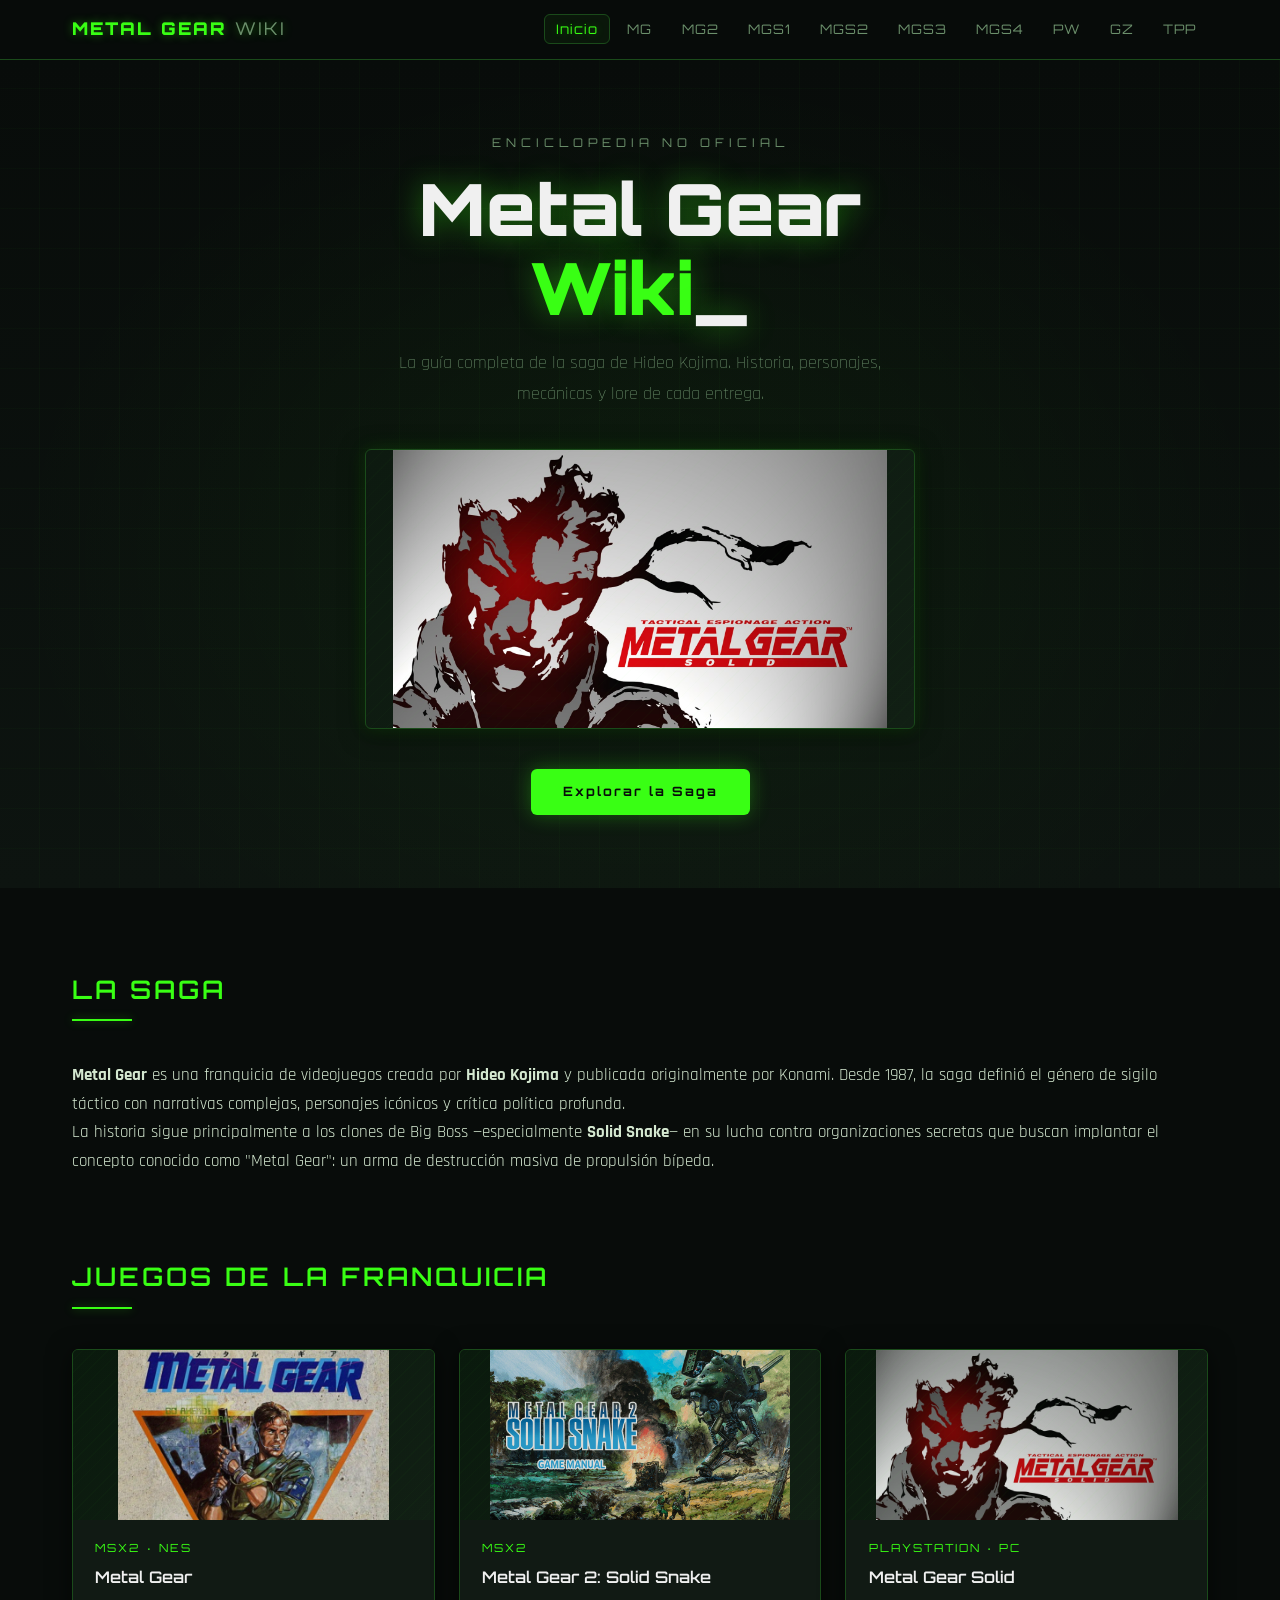
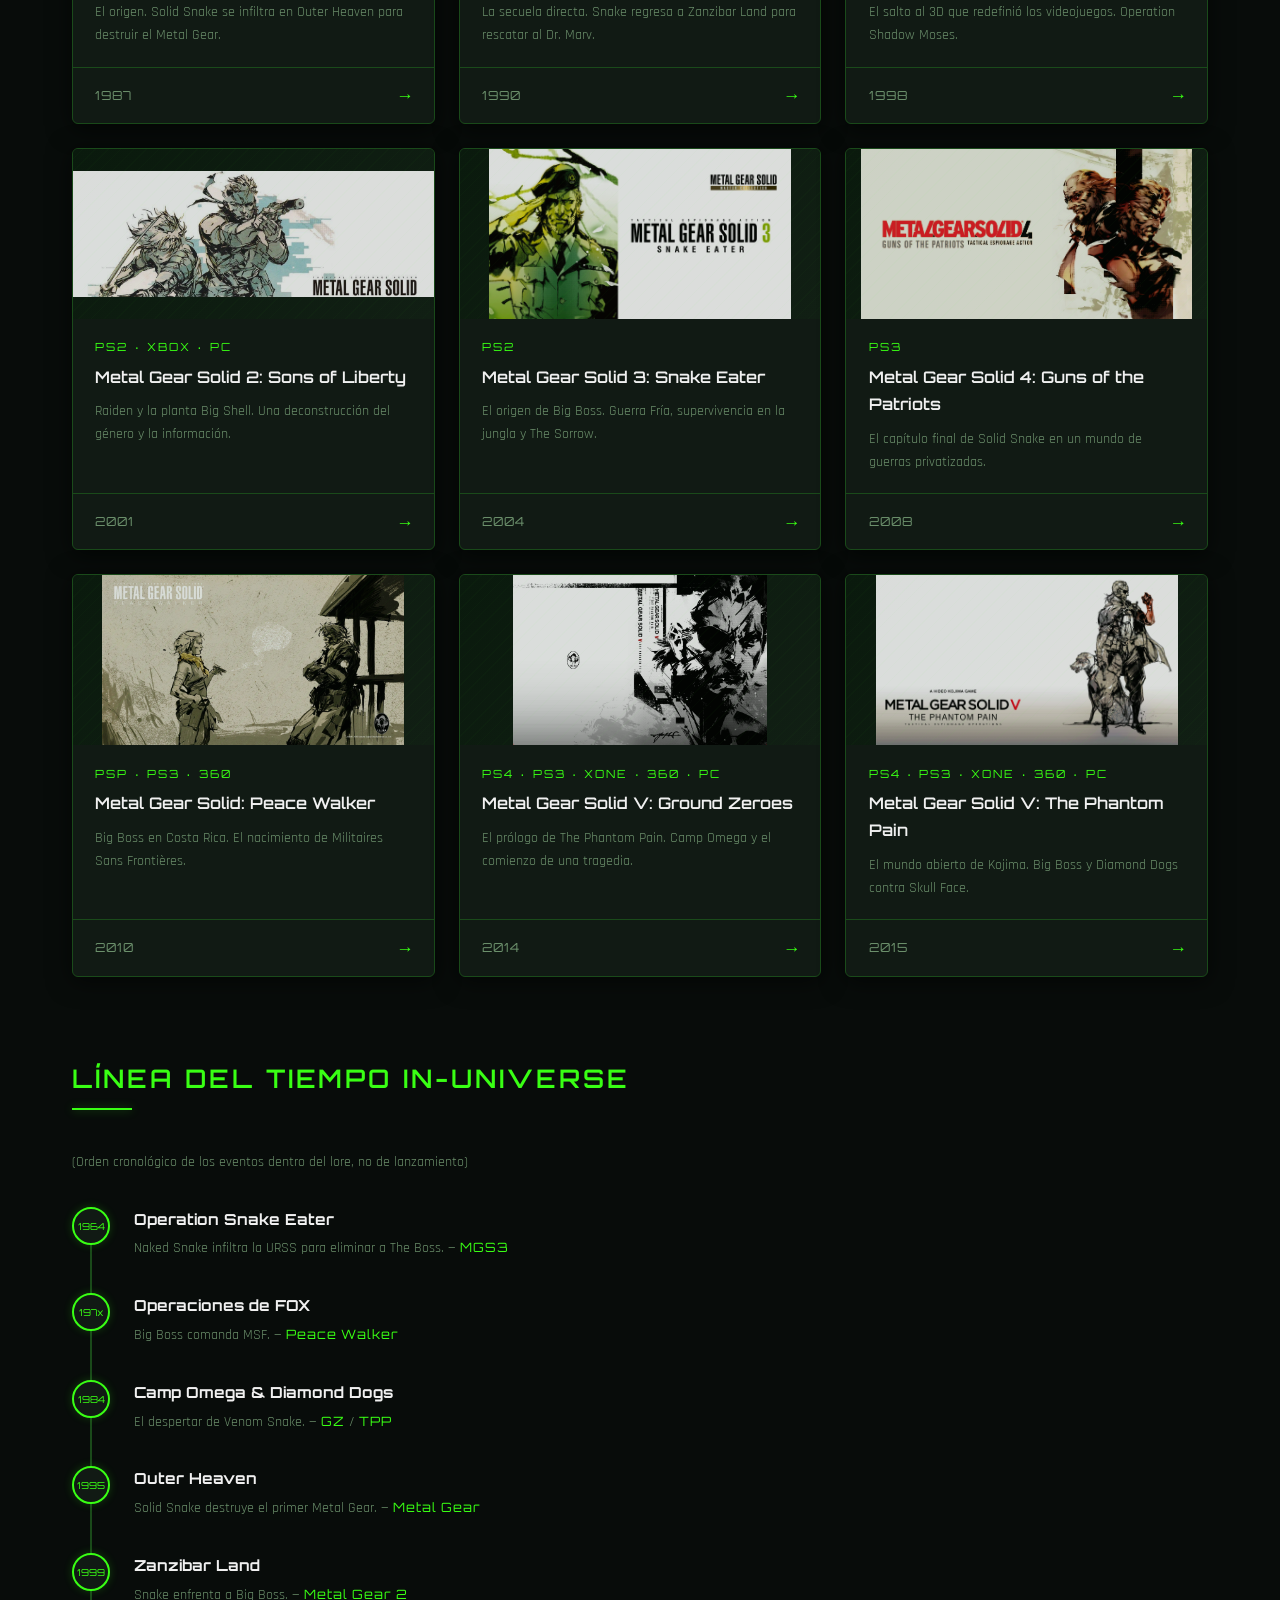
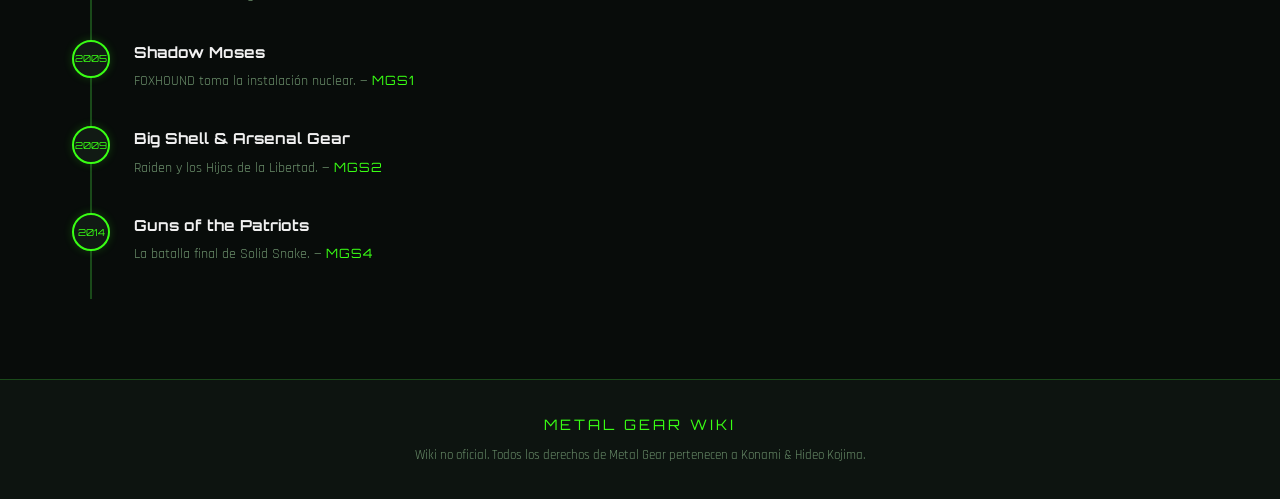
<file: index.html>
<!DOCTYPE html>
<html lang="es">

<head>
    <meta charset="UTF-8">
    <meta name="viewport" content="width=device-width, initial-scale=1.0">
    <meta name="description"
        content="Wiki y guía completa de la saga Metal Gear Solid — historia, personajes, gameplay y más.">
    <title>Metal Gear Wiki</title>
    <link rel="stylesheet" href="css/styles.css">
    <style>
        /* Fade-in animation */
        .fade-in {
            opacity: 0;
            transform: translateY(20px);
            transition: opacity 0.6s ease, transform 0.6s ease;
        }

        .fade-in.visible {
            opacity: 1;
            transform: translateY(0);
        }

        .cursor-blink {
            animation: blink 1s step-end infinite;
        }

        @keyframes blink {
            50% {
                opacity: 0;
            }
        }

        /* Timeline */
        .timeline {
            display: flex;
            flex-direction: column;
            gap: 0;
            margin-top: 2rem;
            position: relative;
        }

        .timeline::before {
            content: '';
            position: absolute;
            left: 18px;
            top: 0;
            bottom: 0;
            width: 2px;
            background: var(--border-green);
        }

        .tl-item {
            display: flex;
            gap: 1.5rem;
            align-items: flex-start;
            padding: 0 0 2rem 0;
        }

        .tl-dot {
            width: 38px;
            height: 38px;
            border-radius: 50%;
            background: var(--bg-card);
            border: 2px solid var(--accent-green);
            display: flex;
            align-items: center;
            justify-content: center;
            font-family: var(--font-title);
            font-size: 0.6rem;
            color: var(--accent-green);
            flex-shrink: 0;
            z-index: 1;
            box-shadow: 0 0 10px rgba(57, 255, 20, 0.2);
        }

        .tl-content h3 {
            font-family: var(--font-title);
            font-size: 0.95rem;
            color: var(--text-white);
            margin-bottom: 0.3rem;
        }

        .tl-content p {
            font-size: 0.88rem;
            color: var(--text-muted);
            margin: 0;
        }

        .tl-content a {
            color: var(--accent-green);
            text-decoration: none;
            font-size: 0.8rem;
            font-family: var(--font-title);
            letter-spacing: 1px;
        }

        .tl-content a:hover {
            text-decoration: underline;
        }
    </style>
</head>

<body>

    <!-- NAV -->
    <header>
        <div class="nav-inner">
            <a href="index.html" class="nav-logo">METAL GEAR <span>WIKI</span></a>
            <nav>
                <ul>
                    <li><a href="index.html">Inicio</a></li>
                    <li><a href="games/metal-gear.html">MG</a></li>
                    <li><a href="games/metal-gear-2.html">MG2</a></li>
                    <li><a href="games/mgs1.html">MGS1</a></li>
                    <li><a href="games/mgs2.html">MGS2</a></li>
                    <li><a href="games/mgs3.html">MGS3</a></li>
                    <li><a href="games/mgs4.html">MGS4</a></li>
                    <li><a href="games/peace-walker.html">PW</a></li>
                    <li><a href="games/ground-zeroes.html">GZ</a></li>
                    <li><a href="games/phantom-pain.html">TPP</a></li>
                </ul>
            </nav>
        </div>
    </header>

    <!-- HERO -->
    <section class="hero">
        <div class="hero-content">
            <p class="hero-eyebrow">Enciclopedia No Oficial</p>
            <h1 class="type-cursor"><span>Metal Gear</span><br>Wiki</h1>
            <p class="hero-sub">La guía completa de la saga de Hideo Kojima. Historia, personajes, mecánicas y lore de
                cada entrega.</p>
            <div class="hero-img-placeholder">
                <img src="img/mgsportada.jpg" alt="PORTADA PRINCIPAL"
                    style="width:100%; height:100%; object-fit:contain;">
            </div>

            <a href="#saga" class="btn btn-primary">Explorar la Saga</a>
        </div>
    </section>

    <!-- SOBRE LA SAGA -->
    <div class="section" id="saga">
        <h2 class="section-title">La Saga</h2>
        <div class="section-divider"></div>
        <p>
            <strong>Metal Gear</strong> es una franquicia de videojuegos creada por <strong>Hideo Kojima</strong> y
            publicada originalmente por Konami. Desde 1987, la saga definió el género de sigilo táctico con narrativas
            complejas, personajes icónicos y crítica política profunda.
        </p>
        <p>
            La historia sigue principalmente a los clones de Big Boss —especialmente <strong>Solid Snake</strong>— en su
            lucha contra organizaciones secretas que buscan implantar el concepto conocido como "Metal Gear": un arma de
            destrucción masiva de propulsión bípeda.
        </p>
    </div>

    <!-- JUEGOS GRID -->
    <div class="section" style="padding-top:0">
        <h2 class="section-title">Juegos de la Franquicia</h2>
        <div class="section-divider"></div>
        <div class="games-grid">

            <!-- MG1 -->
            <a href="games/metal-gear.html" class="game-card">
                <div class="card-cover">
                    <img src="img/mgmsx2portada.png" alt="PORTADA PRINCIPAL"
                        style="width:100%; height:100%; object-fit:contain;">

                </div>
                <div class="card-body">
                    <span class="card-tag">MSX2 · NES</span>
                    <div class="card-title">Metal Gear</div>
                    <p class="card-desc">El origen. Solid Snake se infiltra en Outer Heaven para destruir el Metal Gear.
                    </p>
                </div>
                <div class="card-footer">
                    <span>1987</span><span class="card-arrow">→</span>
                </div>
            </a>

            <!-- MG2 -->
            <a href="games/metal-gear-2.html" class="game-card">
                <div class="card-cover">
                    <img src="img/mg2msx2portada.png" alt="PORTADA PRINCIPAL"
                        style="width:100%; height:100%; object-fit:contain;">
                </div>
                <div class="card-body">
                    <span class="card-tag">MSX2</span>
                    <div class="card-title">Metal Gear 2: Solid Snake</div>
                    <p class="card-desc">La secuela directa. Snake regresa a Zanzibar Land para rescatar al Dr. Marv.
                    </p>
                </div>
                <div class="card-footer">
                    <span>1990</span><span class="card-arrow">→</span>
                </div>
            </a>

            <!-- MGS -->
            <a href="games/mgs1.html" class="game-card">
                <div class="card-cover">
                    <img src="img/mgsportada.jpg" alt="PORTADA PRINCIPAL"
                        style="width:100%; height:100%; object-fit:contain;">
                </div>
                <div class="card-body">
                    <span class="card-tag">PlayStation · PC</span>
                    <div class="card-title">Metal Gear Solid</div>
                    <p class="card-desc">El salto al 3D que redefinió los videojuegos. Operation Shadow Moses.</p>
                </div>
                <div class="card-footer">
                    <span>1998</span><span class="card-arrow">→</span>
                </div>
            </a>

            <!-- MGS2 -->
            <a href="games/mgs2.html" class="game-card">
                <div class="card-cover">
                    <img src="img/mgs2portada.jpg" alt="PORTADA PRINCIPAL"
                        style="width:100%; height:100%; object-fit:contain;">
                </div>
                <div class="card-body">
                    <span class="card-tag">PS2 · Xbox · PC</span>
                    <div class="card-title">Metal Gear Solid 2: Sons of Liberty</div>
                    <p class="card-desc">Raiden y la planta Big Shell. Una deconstrucción del género y la información.
                    </p>
                </div>
                <div class="card-footer">
                    <span>2001</span><span class="card-arrow">→</span>
                </div>
            </a>

            <!-- MGS3 -->
            <a href="games/mgs3.html" class="game-card">
                <div class="card-cover">
                    <img src="img/mgs3portada.jpg" alt="PORTADA PRINCIPAL"
                        style="width:100%; height:100%; object-fit:contain;">
                </div>
                <div class="card-body">
                    <span class="card-tag">PS2</span>
                    <div class="card-title">Metal Gear Solid 3: Snake Eater</div>
                    <p class="card-desc">El origen de Big Boss. Guerra Fría, supervivencia en la jungla y The Sorrow.
                    </p>
                </div>
                <div class="card-footer">
                    <span>2004</span><span class="card-arrow">→</span>
                </div>
            </a>

            <!-- MGS4 -->
            <a href="games/mgs4.html" class="game-card">
                <div class="card-cover">
                    <img src="img/mgs4portada.jpg" alt="PORTADA PRINCIPAL"
                        style="width:100%; height:100%; object-fit:contain;">
                </div>
                <div class="card-body">
                    <span class="card-tag">PS3</span>
                    <div class="card-title">Metal Gear Solid 4: Guns of the Patriots</div>
                    <p class="card-desc">El capítulo final de Solid Snake en un mundo de guerras privatizadas.</p>
                </div>
                <div class="card-footer">
                    <span>2008</span><span class="card-arrow">→</span>
                </div>
            </a>

            <!-- Peace Walker -->
            <a href="games/peace-walker.html" class="game-card">
                <div class="card-cover">
                    <img src="img/mgspwportada.jpg" alt="PORTADA PRINCIPAL"
                        style="width:100%; height:100%; object-fit:contain;">
                </div>
                <div class="card-body">
                    <span class="card-tag">PSP · PS3 · 360</span>
                    <div class="card-title">Metal Gear Solid: Peace Walker</div>
                    <p class="card-desc">Big Boss en Costa Rica. El nacimiento de Militaires Sans Frontières.</p>
                </div>
                <div class="card-footer">
                    <span>2010</span><span class="card-arrow">→</span>
                </div>
            </a>

            <!-- Ground Zeroes -->
            <a href="games/ground-zeroes.html" class="game-card">
                <div class="card-cover">
                    <img src="img/mgs5gzportada.png" alt="PORTADA PRINCIPAL"
                        style="width:100%; height:100%; object-fit:contain;">
                </div>
                <div class="card-body">
                    <span class="card-tag">PS4 · PS3 · XOne · 360 · PC</span>
                    <div class="card-title">Metal Gear Solid V: Ground Zeroes</div>
                    <p class="card-desc">El prólogo de The Phantom Pain. Camp Omega y el comienzo de una tragedia.</p>
                </div>
                <div class="card-footer">
                    <span>2014</span><span class="card-arrow">→</span>
                </div>
            </a>

            <!-- Phantom Pain -->
            <a href="games/phantom-pain.html" class="game-card">
                <div class="card-cover">
                    <img src="img/mgs5ppportada.jpg" alt="PORTADA PRINCIPAL"
                        style="width:100%; height:100%; object-fit:contain;">
                </div>
                <div class="card-body">
                    <span class="card-tag">PS4 · PS3 · XOne · 360 · PC</span>
                    <div class="card-title">Metal Gear Solid V: The Phantom Pain</div>
                    <p class="card-desc">El mundo abierto de Kojima. Big Boss y Diamond Dogs contra Skull Face.</p>
                </div>
                <div class="card-footer">
                    <span>2015</span><span class="card-arrow">→</span>
                </div>
            </a>

        </div>
    </div>

    <!-- TIMELINE -->
    <div class="section" style="padding-top:0">
        <h2 class="section-title">Línea del Tiempo In-Universe</h2>
        <div class="section-divider"></div>
        <p style="color:var(--text-muted);font-size:.9rem;margin-bottom:.5rem;">(Orden cronológico de los eventos dentro
            del lore, no de lanzamiento)</p>
        <div class="timeline">
            <div class="tl-item">
                <div class="tl-dot">1964</div>
                <div class="tl-content">
                    <h3>Operation Snake Eater</h3>
                    <p>Naked Snake infiltra la URSS para eliminar a The Boss. — <a href="games/mgs3.html">MGS3</a></p>
                </div>
            </div>
            <div class="tl-item">
                <div class="tl-dot">197x</div>
                <div class="tl-content">
                    <h3>Operaciones de FOX</h3>
                    <p>Big Boss comanda MSF. — <a href="games/peace-walker.html">Peace Walker</a></p>
                </div>
            </div>
            <div class="tl-item">
                <div class="tl-dot">1984</div>
                <div class="tl-content">
                    <h3>Camp Omega & Diamond Dogs</h3>
                    <p>El despertar de Venom Snake. — <a href="games/ground-zeroes.html">GZ</a> / <a
                            href="games/phantom-pain.html">TPP</a></p>
                </div>
            </div>
            <div class="tl-item">
                <div class="tl-dot">1995</div>
                <div class="tl-content">
                    <h3>Outer Heaven</h3>
                    <p>Solid Snake destruye el primer Metal Gear. — <a href="games/metal-gear.html">Metal Gear</a></p>
                </div>
            </div>
            <div class="tl-item">
                <div class="tl-dot">1999</div>
                <div class="tl-content">
                    <h3>Zanzibar Land</h3>
                    <p>Snake enfrenta a Big Boss. — <a href="games/metal-gear-2.html">Metal Gear 2</a></p>
                </div>
            </div>
            <div class="tl-item">
                <div class="tl-dot">2005</div>
                <div class="tl-content">
                    <h3>Shadow Moses</h3>
                    <p>FOXHOUND toma la instalación nuclear. — <a href="games/mgs1.html">MGS1</a></p>
                </div>
            </div>
            <div class="tl-item">
                <div class="tl-dot">2009</div>
                <div class="tl-content">
                    <h3>Big Shell & Arsenal Gear</h3>
                    <p>Raiden y los Hijos de la Libertad. — <a href="games/mgs2.html">MGS2</a></p>
                </div>
            </div>
            <div class="tl-item">
                <div class="tl-dot">2014</div>
                <div class="tl-content">
                    <h3>Guns of the Patriots</h3>
                    <p>La batalla final de Solid Snake. — <a href="games/mgs4.html">MGS4</a></p>
                </div>
            </div>
        </div>
    </div>

    <!-- FOOTER -->
    <footer>
        <div class="footer-logo">METAL GEAR WIKI</div>
        <p class="footer-text">Wiki no oficial. Todos los derechos de Metal Gear pertenecen a Konami &amp; Hideo Kojima.
        </p>
    </footer>

    <script src="js/main.js"></script>
</body>

</html>
</file>
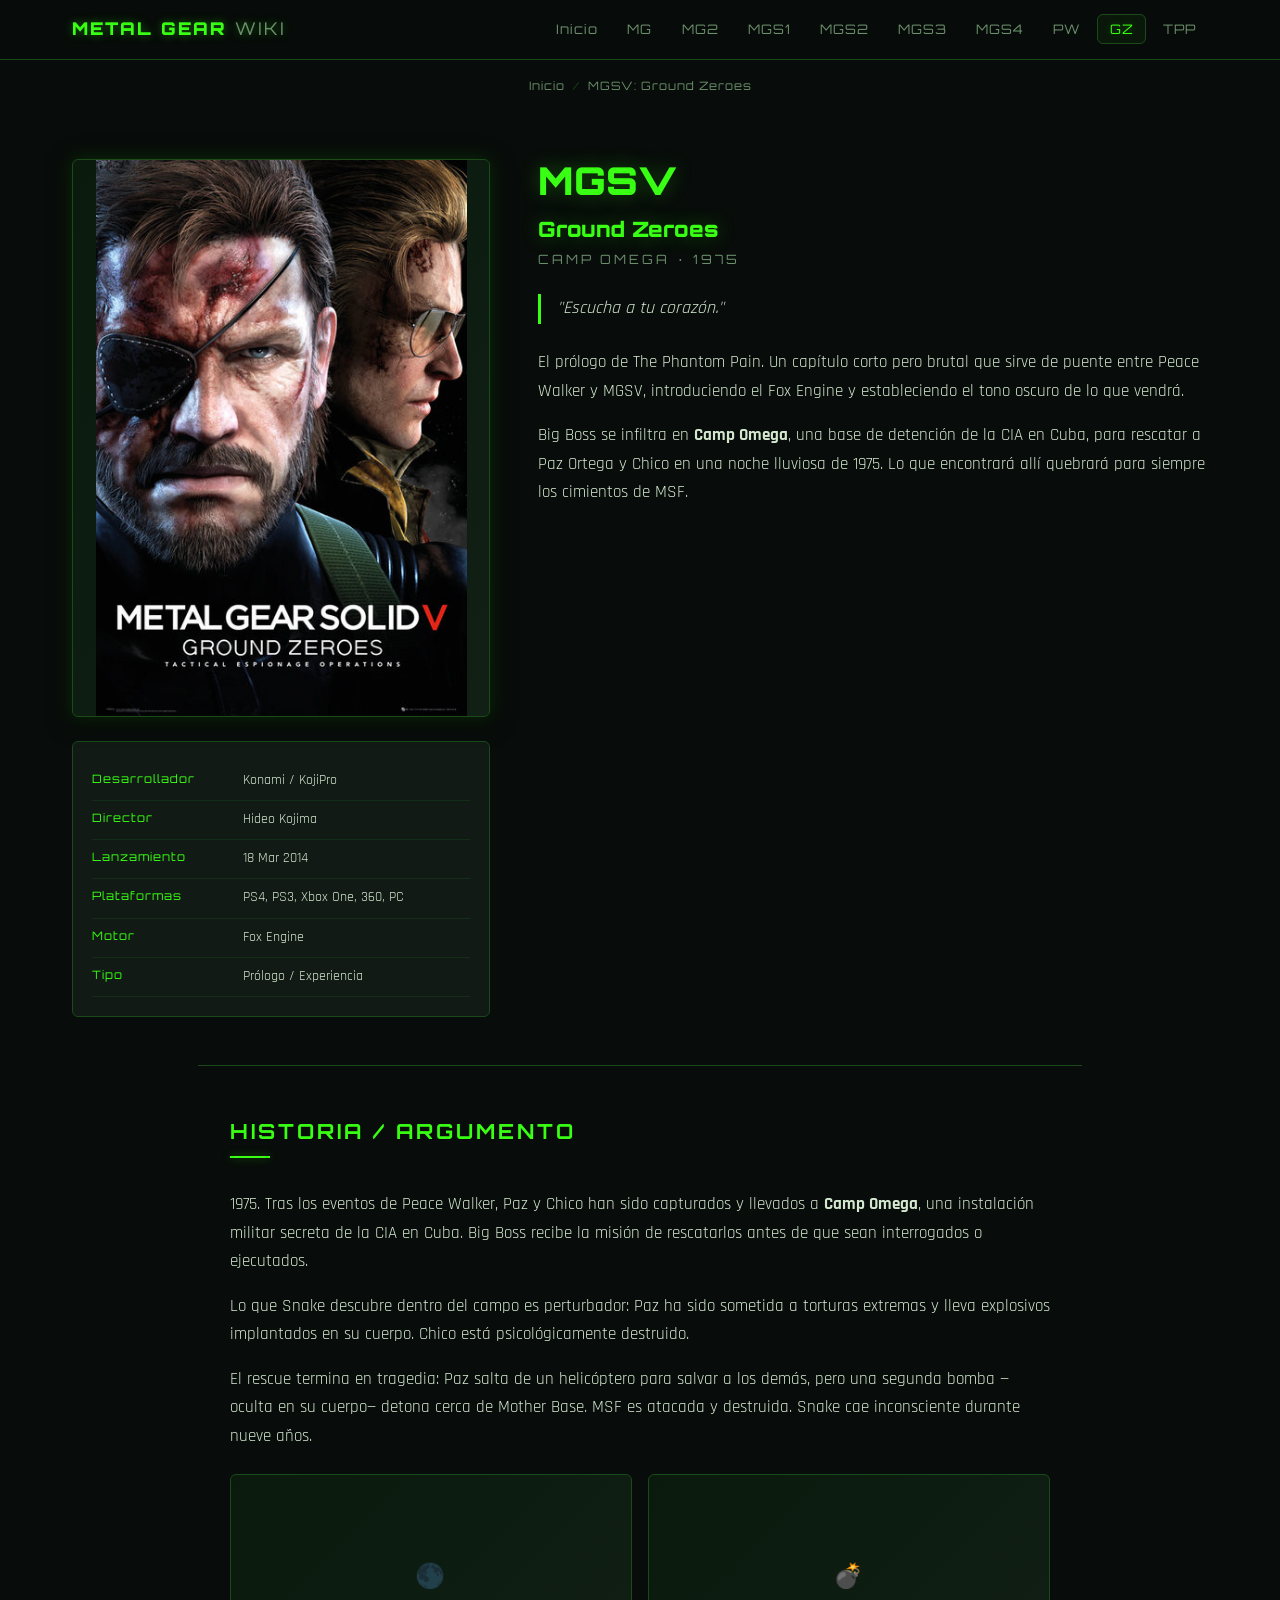
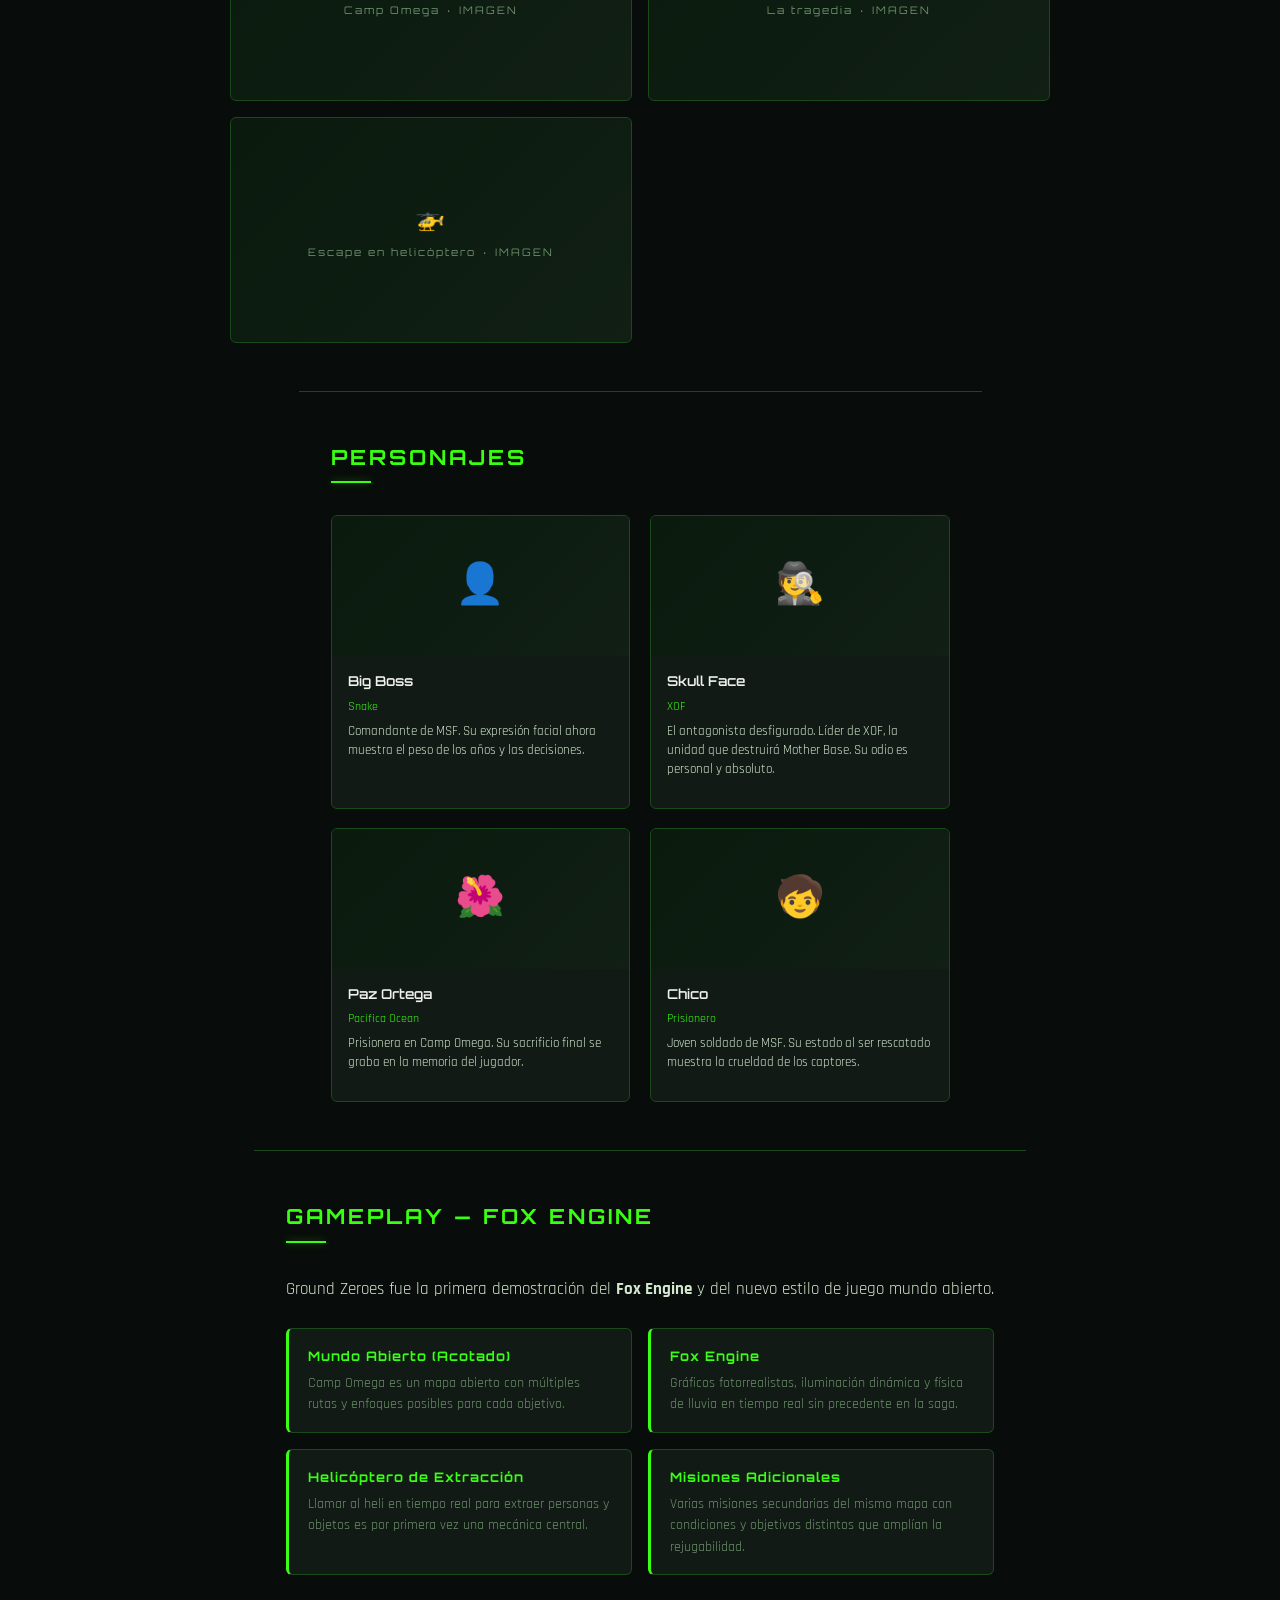
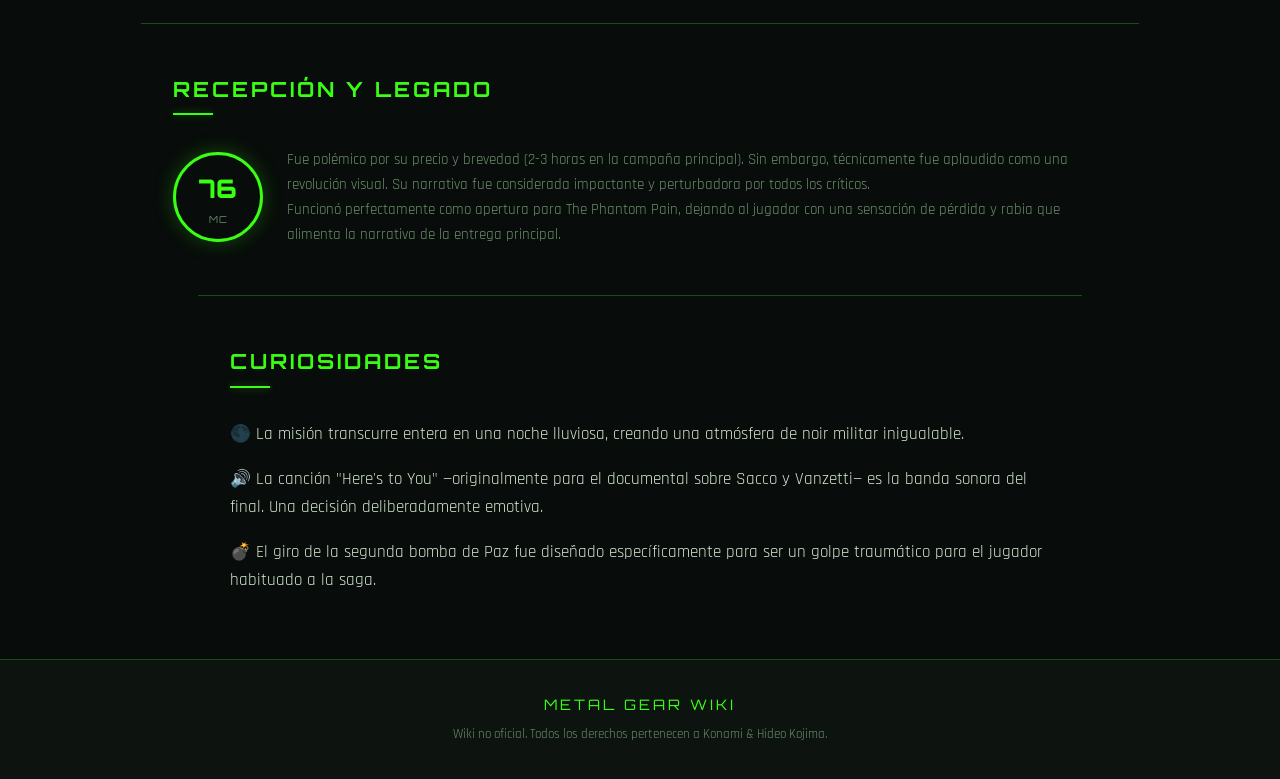
<file: games/ground-zeroes.html>
<!DOCTYPE html>
<html lang="es">

<head>
    <meta charset="UTF-8">
    <meta name="viewport" content="width=device-width, initial-scale=1.0">
    <meta name="description"
        content="Guía de Metal Gear Solid V: Ground Zeroes — Camp Omega, el prólogo de The Phantom Pain.">
    <title>MGSV: Ground Zeroes — Metal Gear Wiki</title>
    <link rel="stylesheet" href="../css/styles.css">
    <style>
        .fade-in {
            opacity: 0;
            transform: translateY(20px);
            transition: opacity 0.6s ease, transform 0.6s ease;
        }

        .fade-in.visible {
            opacity: 1;
            transform: translateY(0);
        }
    </style>
</head>

<body>
    <header>
        <div class="nav-inner">
            <a href="../index.html" class="nav-logo">METAL GEAR <span>WIKI</span></a>
            <nav>
                <ul>
                    <li><a href="../index.html">Inicio</a></li>
                    <li><a href="metal-gear.html">MG</a></li>
                    <li><a href="metal-gear-2.html">MG2</a></li>
                    <li><a href="mgs1.html">MGS1</a></li>
                    <li><a href="mgs2.html">MGS2</a></li>
                    <li><a href="mgs3.html">MGS3</a></li>
                    <li><a href="mgs4.html">MGS4</a></li>
                    <li><a href="peace-walker.html">PW</a></li>
                    <li><a href="ground-zeroes.html">GZ</a></li>
                    <li><a href="phantom-pain.html">TPP</a></li>
                </ul>
            </nav>
        </div>
    </header>
    <div class="breadcrumb">
        <a href="../index.html">Inicio</a><span class="sep">/</span>
        <span>MGSV: Ground Zeroes</span>
    </div>

    <div class="game-hero">
        <div class="game-cover-wrap">
            <div class="game-cover-img">
                <img src="../img/mgs5gzPJ.jpg" alt="Ground Zeroes Cover"
                    style="width:100%;height:100%;object-fit:contain;">
            </div>
            <div class="game-info-sidebar">
                <table>
                    <tr>
                        <td>Desarrollador</td>
                        <td>Konami / KojiPro</td>
                    </tr>
                    <tr>
                        <td>Director</td>
                        <td>Hideo Kojima</td>
                    </tr>
                    <tr>
                        <td>Lanzamiento</td>
                        <td>18 Mar 2014</td>
                    </tr>
                    <tr>
                        <td>Plataformas</td>
                        <td>PS4, PS3, Xbox One, 360, PC</td>
                    </tr>
                    <tr>
                        <td>Motor</td>
                        <td>Fox Engine</td>
                    </tr>
                    <tr>
                        <td>Tipo</td>
                        <td>Prólogo / Experiencia</td>
                    </tr>
                </table>
            </div>
        </div>
        <div class="game-meta">
            <h1>MGSV<br><span style="font-size:0.55em">Ground Zeroes</span></h1>
            <p class="subtitle">CAMP OMEGA · 1975</p>
            <p class="tagline">"Escucha a tu corazón."</p>
            <p>El prólogo de The Phantom Pain. Un capítulo corto pero brutal que sirve de puente entre Peace Walker y
                MGSV, introduciendo el Fox Engine y estableciendo el tono oscuro de lo que vendrá.</p>
            <p>Big Boss se infiltra en <strong>Camp Omega</strong>, una base de detención de la CIA en Cuba, para
                rescatar a Paz Ortega y Chico en una noche lluviosa de 1975. Lo que encontrará allí quebrará para
                siempre los cimientos de MSF.</p>
        </div>
    </div>

    <div class="content-section">
        <h2>Historia / Argumento</h2>
        <div class="section-bar"></div>
        <p>1975. Tras los eventos de Peace Walker, Paz y Chico han sido capturados y llevados a <strong>Camp
                Omega</strong>, una instalación militar secreta de la CIA en Cuba. Big Boss recibe la misión de
            rescatarlos antes de que sean interrogados o ejecutados.</p>
        <p>Lo que Snake descubre dentro del campo es perturbador: Paz ha sido sometida a torturas extremas y lleva
            explosivos implantados en su cuerpo. Chico está psicológicamente destruido.</p>
        <p>El rescue termina en tragedia: Paz salta de un helicóptero para salvar a los demás, pero una segunda bomba
            —oculta en su cuerpo— detona cerca de Mother Base. MSF es atacada y destruida. Snake cae inconsciente
            durante nueve años.</p>
        <div class="img-gallery">
            <div class="img-slot"><span class="img-slot-icon">🌑</span><span>Camp Omega · IMAGEN</span></div>
            <div class="img-slot"><span class="img-slot-icon">💣</span><span>La tragedia · IMAGEN</span></div>
            <div class="img-slot"><span class="img-slot-icon">🚁</span><span>Escape en helicóptero · IMAGEN</span></div>
        </div>
    </div>

    <div class="content-section">
        <h2>Personajes</h2>
        <div class="section-bar"></div>
        <div class="chars-grid">
            <div class="char-card">
                <div class="char-img">👤</div>
                <div class="char-info">
                    <div class="char-name">Big Boss</div>
                    <div class="char-alias">Snake</div>
                    <p class="char-desc">Comandante de MSF. Su expresión facial ahora muestra el peso de los años y las
                        decisiones.</p>
                </div>
            </div>
            <div class="char-card">
                <div class="char-img">🕵️</div>
                <div class="char-info">
                    <div class="char-name">Skull Face</div>
                    <div class="char-alias">XOF</div>
                    <p class="char-desc">El antagonista desfigurado. Líder de XOF, la unidad que destruirá Mother Base.
                        Su odio es personal y absoluto.</p>
                </div>
            </div>
            <div class="char-card">
                <div class="char-img">🌺</div>
                <div class="char-info">
                    <div class="char-name">Paz Ortega</div>
                    <div class="char-alias">Pacifica Ocean</div>
                    <p class="char-desc">Prisionera en Camp Omega. Su sacrificio final se graba en la memoria del
                        jugador.</p>
                </div>
            </div>
            <div class="char-card">
                <div class="char-img">🧒</div>
                <div class="char-info">
                    <div class="char-name">Chico</div>
                    <div class="char-alias">Prisionero</div>
                    <p class="char-desc">Joven soldado de MSF. Su estado al ser rescatado muestra la crueldad de los
                        captores.</p>
                </div>
            </div>
        </div>
    </div>

    <div class="content-section">
        <h2>Gameplay — Fox Engine</h2>
        <div class="section-bar"></div>
        <p>Ground Zeroes fue la primera demostración del <strong>Fox Engine</strong> y del nuevo estilo de juego mundo
            abierto.</p>
        <div class="features-list">
            <div class="feature-item">
                <h4>Mundo Abierto (Acotado)</h4>
                <p>Camp Omega es un mapa abierto con múltiples rutas y enfoques posibles para cada objetivo.</p>
            </div>
            <div class="feature-item">
                <h4>Fox Engine</h4>
                <p>Gráficos fotorrealistas, iluminación dinámica y física de lluvia en tiempo real sin precedente en la
                    saga.</p>
            </div>
            <div class="feature-item">
                <h4>Helicóptero de Extracción</h4>
                <p>Llamar al heli en tiempo real para extraer personas y objetos es por primera vez una mecánica
                    central.</p>
            </div>
            <div class="feature-item">
                <h4>Misiones Adicionales</h4>
                <p>Varias misiones secundarias del mismo mapa con condiciones y objetivos distintos que amplían la
                    rejugabilidad.</p>
            </div>
        </div>
    </div>

    <div class="content-section">
        <h2>Recepción y Legado</h2>
        <div class="section-bar"></div>
        <div class="score-block">
            <div class="score-circle"><span class="score-number">76</span><span class="score-label">MC</span></div>
            <div class="score-text">
                <p>Fue polémico por su precio y brevedad (2-3 horas en la campaña principal). Sin embargo, técnicamente
                    fue aplaudido como una revolución visual. Su narrativa fue considerada impactante y perturbadora por
                    todos los críticos.</p>
                <p>Funcionó perfectamente como apertura para The Phantom Pain, dejando al jugador con una sensación de
                    pérdida y rabia que alimenta la narrativa de la entrega principal.</p>
            </div>
        </div>
    </div>

    <div class="content-section">
        <h2>Curiosidades</h2>
        <div class="section-bar"></div>
        <p>🌑 La misión transcurre entera en una noche lluviosa, creando una atmósfera de noir militar inigualable.</p>
        <p>🔊 La canción "Here's to You" —originalmente para el documental sobre Sacco y Vanzetti— es la banda sonora
            del final. Una decisión deliberadamente emotiva.</p>
        <p>💣 El giro de la segunda bomba de Paz fue diseñado específicamente para ser un golpe traumático para el
            jugador habituado a la saga.</p>
    </div>

    <footer>
        <div class="footer-logo">METAL GEAR WIKI</div>
        <p class="footer-text">Wiki no oficial. Todos los derechos pertenecen a Konami &amp; Hideo Kojima.</p>
    </footer>
    <script src="../js/main.js"></script>
</body>

</html>
</file>
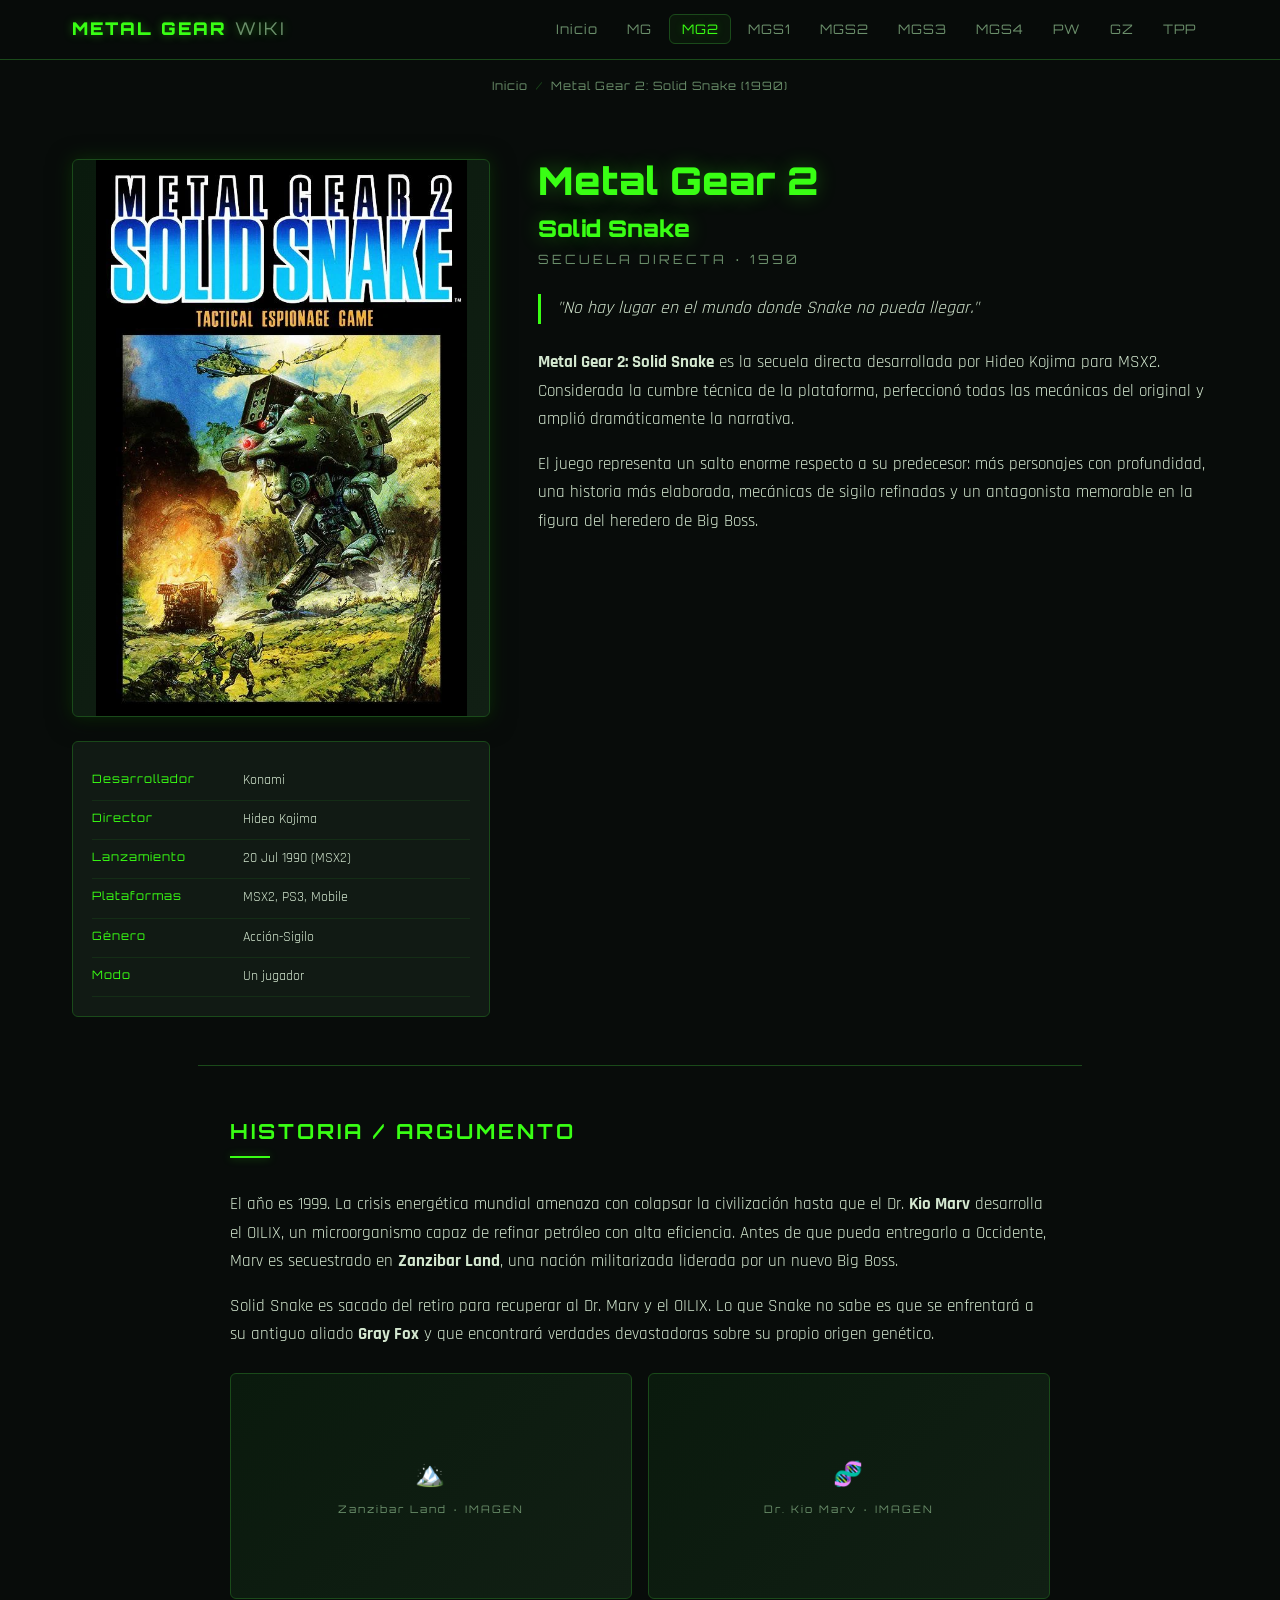
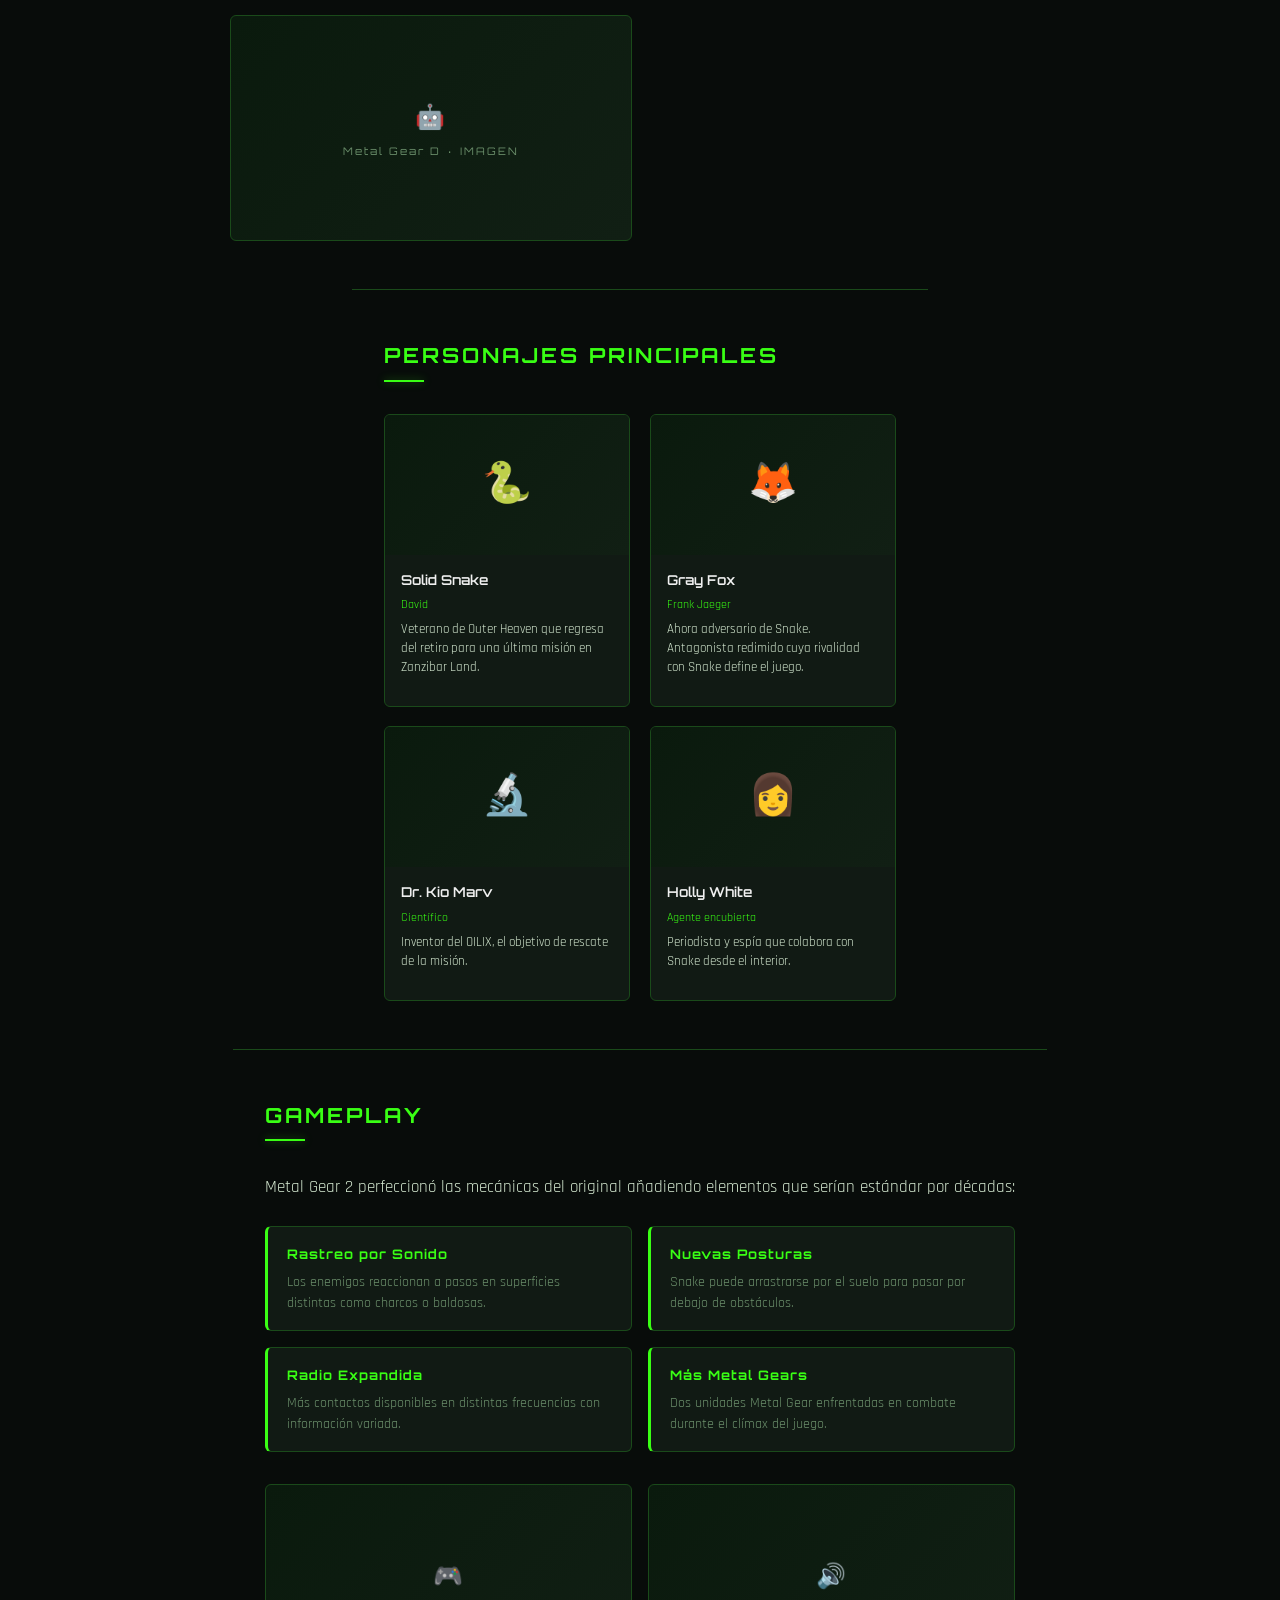
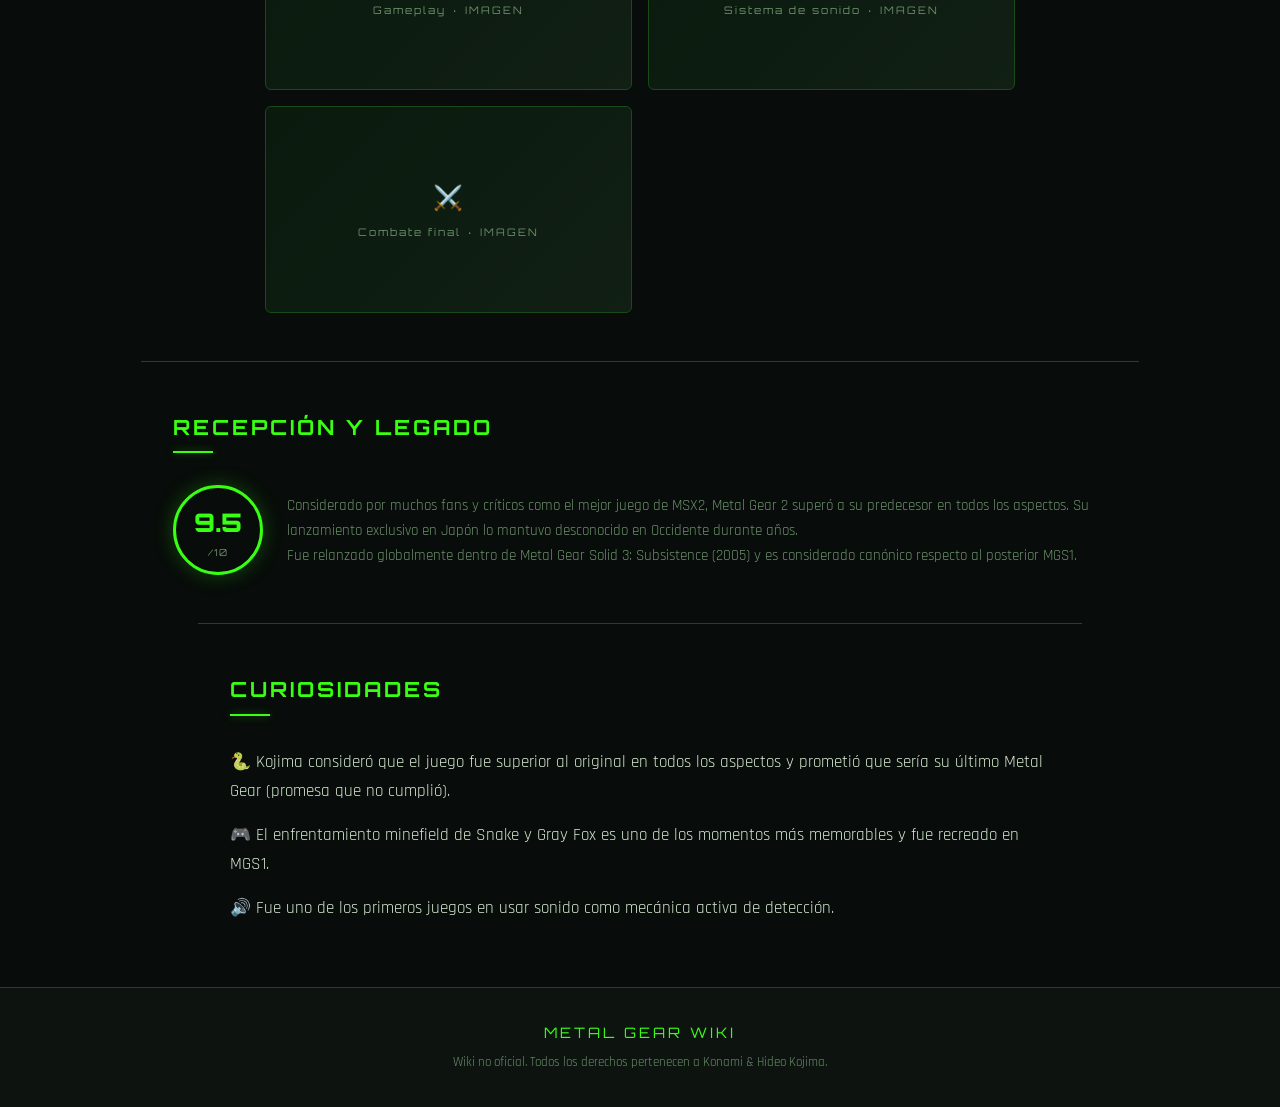
<file: games/metal-gear-2.html>
<!DOCTYPE html>
<html lang="es">

<head>
    <meta charset="UTF-8">
    <meta name="viewport" content="width=device-width, initial-scale=1.0">
    <meta name="description"
        content="Guía completa de Metal Gear 2: Solid Snake (1990) — historia, personajes, gameplay y legado.">
    <title>Metal Gear 2: Solid Snake — Metal Gear Wiki</title>
    <link rel="stylesheet" href="../css/styles.css">
    <style>
        .fade-in {
            opacity: 0;
            transform: translateY(20px);
            transition: opacity 0.6s ease, transform 0.6s ease;
        }

        .fade-in.visible {
            opacity: 1;
            transform: translateY(0);
        }
    </style>
</head>

<body>
    <header>
        <div class="nav-inner">
            <a href="../index.html" class="nav-logo">METAL GEAR <span>WIKI</span></a>
            <nav>
                <ul>
                    <li><a href="../index.html">Inicio</a></li>
                    <li><a href="metal-gear.html">MG</a></li>
                    <li><a href="metal-gear-2.html">MG2</a></li>
                    <li><a href="mgs1.html">MGS1</a></li>
                    <li><a href="mgs2.html">MGS2</a></li>
                    <li><a href="mgs3.html">MGS3</a></li>
                    <li><a href="mgs4.html">MGS4</a></li>
                    <li><a href="peace-walker.html">PW</a></li>
                    <li><a href="ground-zeroes.html">GZ</a></li>
                    <li><a href="phantom-pain.html">TPP</a></li>
                </ul>
            </nav>
        </div>
    </header>

    <div class="breadcrumb">
        <a href="../index.html">Inicio</a>
        <span class="sep">/</span>
        <span>Metal Gear 2: Solid Snake (1990)</span>
    </div>

    <div class="game-hero">
        <div class="game-cover-wrap">
            <div class="game-cover-img">
                <img src="../img/mg2msx2PJ.jpg" alt="Metal Gear 2 Cover"
                    style="width:100%;height:100%;object-fit:contain;">
            </div>
            <div class="game-info-sidebar">
                <table>
                    <tr>
                        <td>Desarrollador</td>
                        <td>Konami</td>
                    </tr>
                    <tr>
                        <td>Director</td>
                        <td>Hideo Kojima</td>
                    </tr>
                    <tr>
                        <td>Lanzamiento</td>
                        <td>20 Jul 1990 (MSX2)</td>
                    </tr>
                    <tr>
                        <td>Plataformas</td>
                        <td>MSX2, PS3, Mobile</td>
                    </tr>
                    <tr>
                        <td>Género</td>
                        <td>Acción-Sigilo</td>
                    </tr>
                    <tr>
                        <td>Modo</td>
                        <td>Un jugador</td>
                    </tr>
                </table>
            </div>
        </div>

        <div class="game-meta">
            <h1>Metal Gear 2<br><span style="font-size:0.6em">Solid Snake</span></h1>
            <p class="subtitle">SECUELA DIRECTA · 1990</p>
            <p class="tagline">"No hay lugar en el mundo donde Snake no pueda llegar."</p>
            <p>
                <strong>Metal Gear 2: Solid Snake</strong> es la secuela directa desarrollada por Hideo Kojima para
                MSX2. Considerada la cumbre técnica de la plataforma, perfeccionó todas las mecánicas del original y
                amplió dramáticamente la narrativa.
            </p>
            <p>
                El juego representa un salto enorme respecto a su predecesor: más personajes con profundidad, una
                historia más elaborada, mecánicas de sigilo refinadas y un antagonista memorable en la figura del
                heredero de Big Boss.
            </p>
        </div>
    </div>

    <!-- HISTORIA -->
    <div class="content-section">
        <h2>Historia / Argumento</h2>
        <div class="section-bar"></div>
        <p>El año es 1999. La crisis energética mundial amenaza con colapsar la civilización hasta que el Dr.
            <strong>Kio Marv</strong> desarrolla el OILIX, un microorganismo capaz de refinar petróleo con alta
            eficiencia. Antes de que pueda entregarlo a Occidente, Marv es secuestrado en <strong>Zanzibar
                Land</strong>, una nación militarizada liderada por un nuevo Big Boss.
        </p>
        <p>Solid Snake es sacado del retiro para recuperar al Dr. Marv y el OILIX. Lo que Snake no sabe es que se
            enfrentará a su antiguo aliado <strong>Gray Fox</strong> y que encontrará verdades devastadoras sobre su
            propio origen genético.</p>
        <div class="img-gallery">
            <div class="img-slot"><span class="img-slot-icon">🏔️</span><span>Zanzibar Land · IMAGEN</span></div>
            <div class="img-slot"><span class="img-slot-icon">🧬</span><span>Dr. Kio Marv · IMAGEN</span></div>
            <div class="img-slot"><span class="img-slot-icon">🤖</span><span>Metal Gear D · IMAGEN</span></div>
        </div>
    </div>

    <!-- PERSONAJES -->
    <div class="content-section">
        <h2>Personajes Principales</h2>
        <div class="section-bar"></div>
        <div class="chars-grid">
            <div class="char-card">
                <div class="char-img">🐍</div>
                <div class="char-info">
                    <div class="char-name">Solid Snake</div>
                    <div class="char-alias">David</div>
                    <p class="char-desc">Veterano de Outer Heaven que regresa del retiro para una última misión en
                        Zanzibar Land.</p>
                </div>
            </div>
            <div class="char-card">
                <div class="char-img">🦊</div>
                <div class="char-info">
                    <div class="char-name">Gray Fox</div>
                    <div class="char-alias">Frank Jaeger</div>
                    <p class="char-desc">Ahora adversario de Snake. Antagonista redimido cuya rivalidad con Snake define
                        el juego.</p>
                </div>
            </div>
            <div class="char-card">
                <div class="char-img">🔬</div>
                <div class="char-info">
                    <div class="char-name">Dr. Kio Marv</div>
                    <div class="char-alias">Científico</div>
                    <p class="char-desc">Inventor del OILIX, el objetivo de rescate de la misión.</p>
                </div>
            </div>
            <div class="char-card">
                <div class="char-img">👩</div>
                <div class="char-info">
                    <div class="char-name">Holly White</div>
                    <div class="char-alias">Agente encubierta</div>
                    <p class="char-desc">Periodista y espía que colabora con Snake desde el interior.</p>
                </div>
            </div>
        </div>
    </div>

    <!-- GAMEPLAY -->
    <div class="content-section">
        <h2>Gameplay</h2>
        <div class="section-bar"></div>
        <p>Metal Gear 2 perfeccionó las mecánicas del original añadiendo elementos que serían estándar por décadas:</p>
        <div class="features-list">
            <div class="feature-item">
                <h4>Rastreo por Sonido</h4>
                <p>Los enemigos reaccionan a pasos en superficies distintas como charcos o baldosas.</p>
            </div>
            <div class="feature-item">
                <h4>Nuevas Posturas</h4>
                <p>Snake puede arrastrarse por el suelo para pasar por debajo de obstáculos.</p>
            </div>
            <div class="feature-item">
                <h4>Radio Expandida</h4>
                <p>Más contactos disponibles en distintas frecuencias con información variada.</p>
            </div>
            <div class="feature-item">
                <h4>Más Metal Gears</h4>
                <p>Dos unidades Metal Gear enfrentadas en combate durante el clímax del juego.</p>
            </div>
        </div>
        <div class="img-gallery" style="margin-top:2rem;">
            <div class="img-slot"><span class="img-slot-icon">🎮</span><span>Gameplay · IMAGEN</span></div>
            <div class="img-slot"><span class="img-slot-icon">🔊</span><span>Sistema de sonido · IMAGEN</span></div>
            <div class="img-slot"><span class="img-slot-icon">⚔️</span><span>Combate final · IMAGEN</span></div>
        </div>
    </div>

    <!-- RECEPCIÓN -->
    <div class="content-section">
        <h2>Recepción y Legado</h2>
        <div class="section-bar"></div>
        <div class="score-block">
            <div class="score-circle"><span class="score-number">9.5</span><span class="score-label">/10</span></div>
            <div class="score-text">
                <p>Considerado por muchos fans y críticos como el mejor juego de MSX2, Metal Gear 2 superó a su
                    predecesor en todos los aspectos. Su lanzamiento exclusivo en Japón lo mantuvo desconocido en
                    Occidente durante años.</p>
                <p>Fue relanzado globalmente dentro de Metal Gear Solid 3: Subsistence (2005) y es considerado canónico
                    respecto al posterior MGS1.</p>
            </div>
        </div>
    </div>

    <div class="content-section">
        <h2>Curiosidades</h2>
        <div class="section-bar"></div>
        <p>🐍 Kojima consideró que el juego fue superior al original en todos los aspectos y prometió que sería su
            último Metal Gear (promesa que no cumplió).</p>
        <p>🎮 El enfrentamiento minefield de Snake y Gray Fox es uno de los momentos más memorables y fue recreado en
            MGS1.</p>
        <p>🔊 Fue uno de los primeros juegos en usar sonido como mecánica activa de detección.</p>
    </div>

    <footer>
        <div class="footer-logo">METAL GEAR WIKI</div>
        <p class="footer-text">Wiki no oficial. Todos los derechos pertenecen a Konami &amp; Hideo Kojima.</p>
    </footer>
    <script src="../js/main.js"></script>
</body>

</html>
</file>
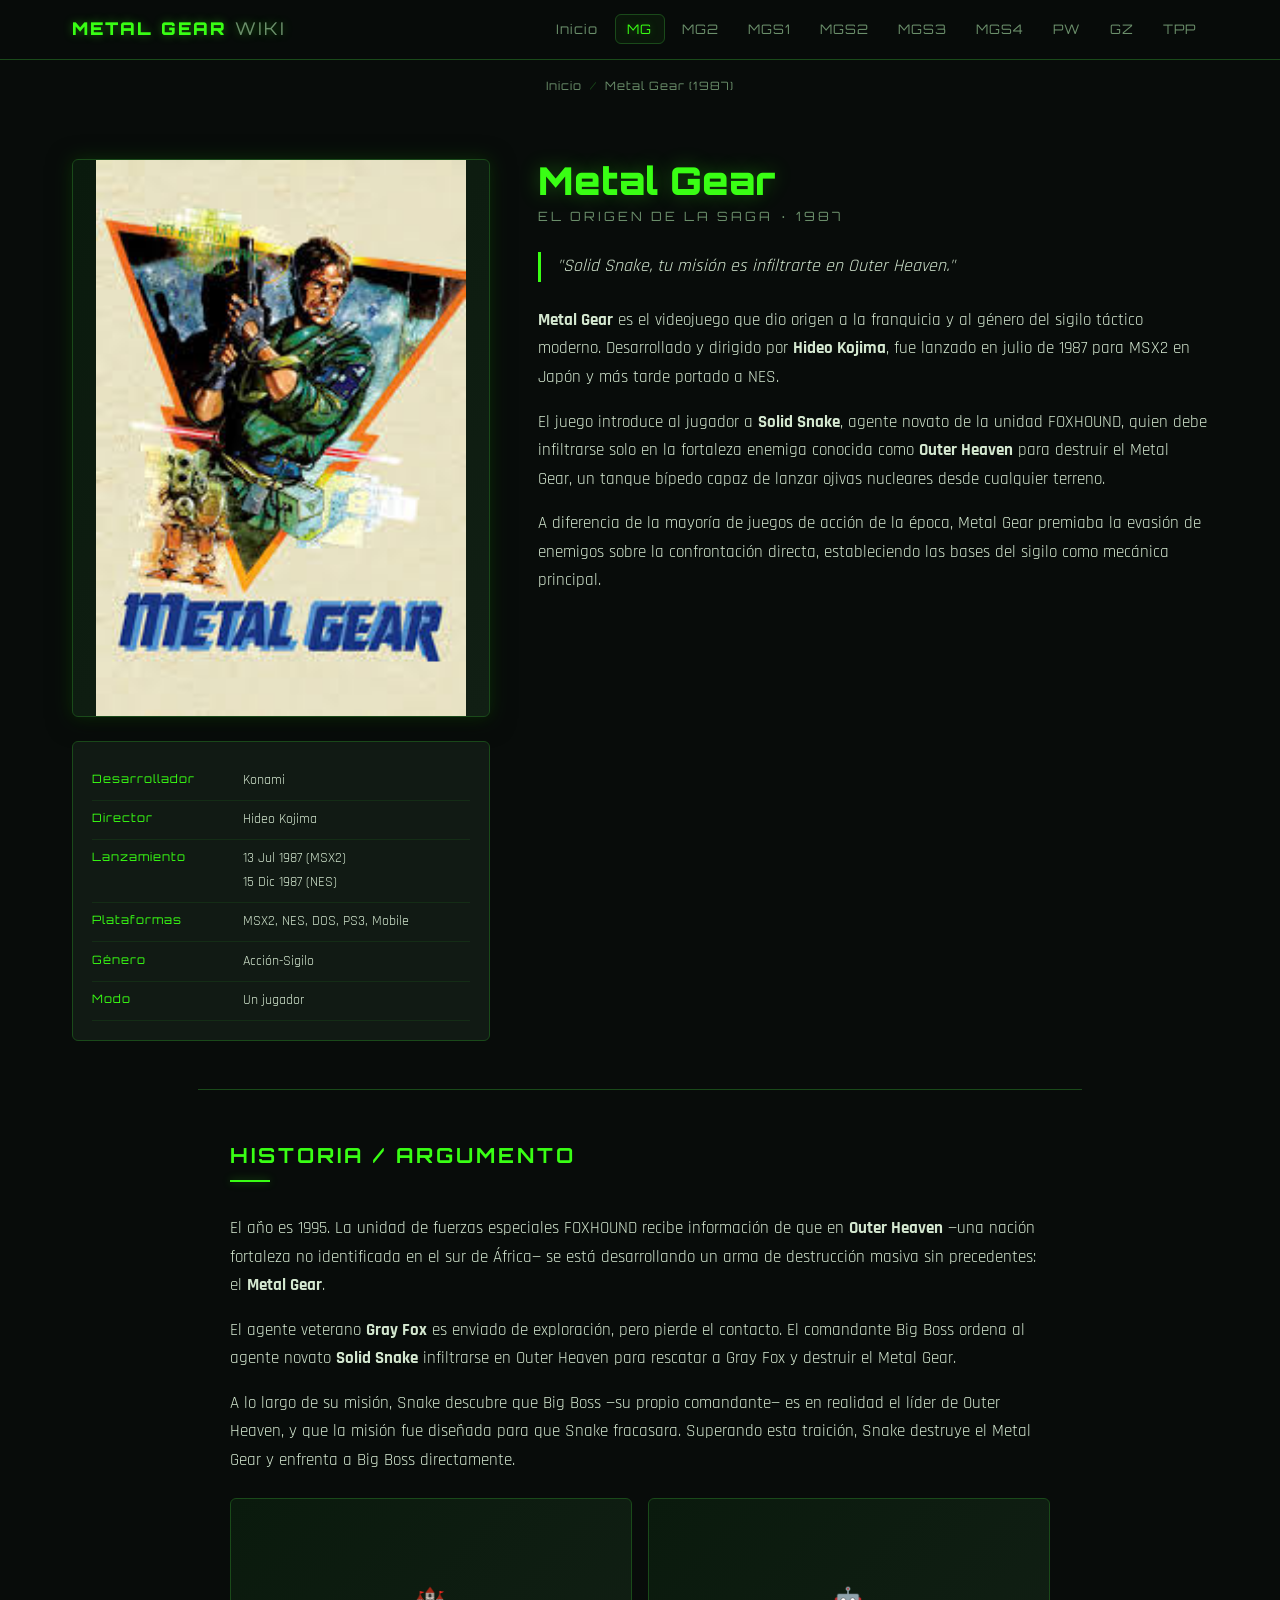
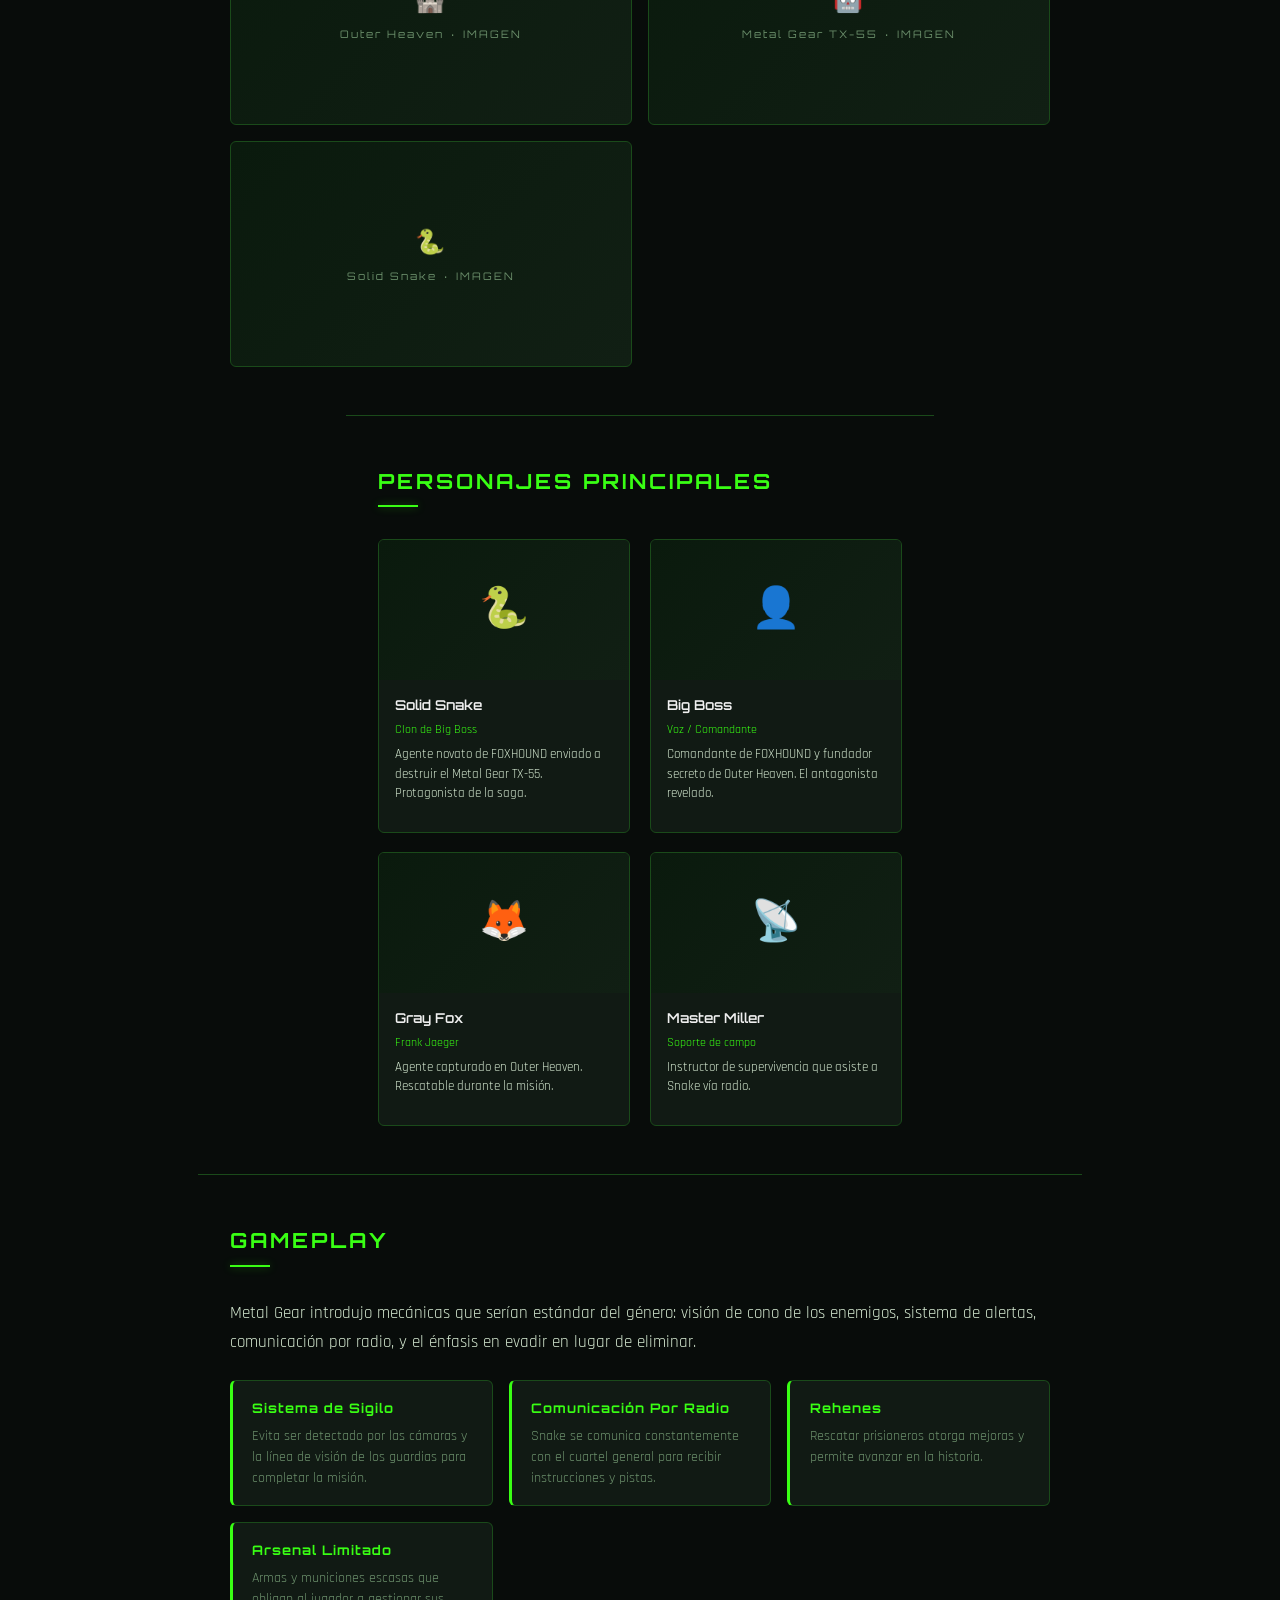
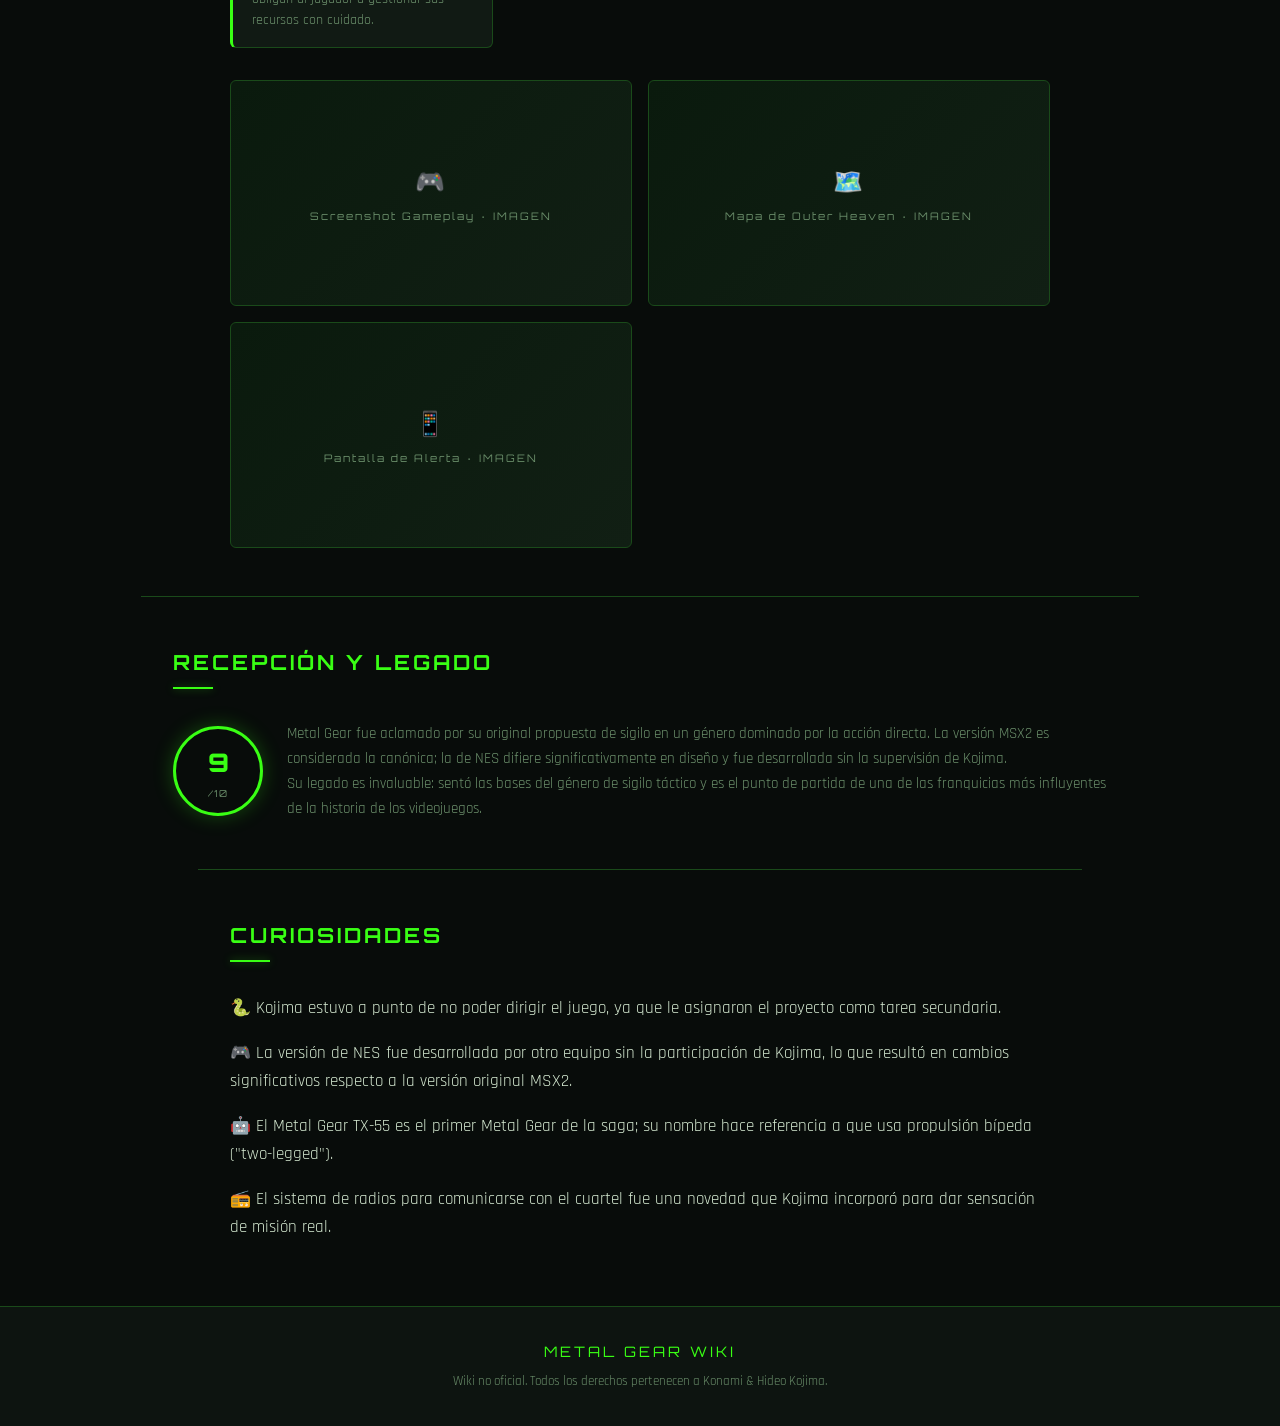
<file: games/metal-gear.html>
<!DOCTYPE html>
<html lang="es">

<head>
    <meta charset="UTF-8">
    <meta name="viewport" content="width=device-width, initial-scale=1.0">
    <meta name="description"
        content="Guía completa de Metal Gear (1987) — historia, personajes, gameplay y curiosidades.">
    <title>Metal Gear (1987) — Metal Gear Wiki</title>
    <link rel="stylesheet" href="../css/styles.css">
    <style>
        .fade-in {
            opacity: 0;
            transform: translateY(20px);
            transition: opacity 0.6s ease, transform 0.6s ease;
        }

        .fade-in.visible {
            opacity: 1;
            transform: translateY(0);
        }
    </style>
</head>

<body>
    <header>
        <div class="nav-inner">
            <a href="../index.html" class="nav-logo">METAL GEAR <span>WIKI</span></a>
            <nav>
                <ul>
                    <li><a href="../index.html">Inicio</a></li>
                    <li><a href="metal-gear.html">MG</a></li>
                    <li><a href="metal-gear-2.html">MG2</a></li>
                    <li><a href="mgs1.html">MGS1</a></li>
                    <li><a href="mgs2.html">MGS2</a></li>
                    <li><a href="mgs3.html">MGS3</a></li>
                    <li><a href="mgs4.html">MGS4</a></li>
                    <li><a href="peace-walker.html">PW</a></li>
                    <li><a href="ground-zeroes.html">GZ</a></li>
                    <li><a href="phantom-pain.html">TPP</a></li>
                </ul>
            </nav>
        </div>
    </header>

    <div class="breadcrumb">
        <a href="../index.html">Inicio</a>
        <span class="sep">/</span>
        <span>Metal Gear (1987)</span>
    </div>

    <!-- GAME HERO -->
    <div class="game-hero">
        <div class="game-cover-wrap">
            <div class="game-cover-img">
                <img src="../img/mgmsx2PJ.jpg" alt="Metal Gear (1987) Cover"
                    style="width:100%;height:100%;object-fit:contain;">
            </div>
            <div class="game-info-sidebar">
                <table>
                    <tr>
                        <td>Desarrollador</td>
                        <td>Konami</td>
                    </tr>
                    <tr>
                        <td>Director</td>
                        <td>Hideo Kojima</td>
                    </tr>
                    <tr>
                        <td>Lanzamiento</td>
                        <td>13 Jul 1987 (MSX2)<br>15 Dic 1987 (NES)</td>
                    </tr>
                    <tr>
                        <td>Plataformas</td>
                        <td>MSX2, NES, DOS, PS3, Mobile</td>
                    </tr>
                    <tr>
                        <td>Género</td>
                        <td>Acción-Sigilo</td>
                    </tr>
                    <tr>
                        <td>Modo</td>
                        <td>Un jugador</td>
                    </tr>
                </table>
            </div>
        </div>

        <div class="game-meta">
            <h1>Metal Gear</h1>
            <p class="subtitle">EL ORIGEN DE LA SAGA · 1987</p>
            <p class="tagline">"Solid Snake, tu misión es infiltrarte en Outer Heaven."</p>
            <p>
                <strong>Metal Gear</strong> es el videojuego que dio origen a la franquicia y al género del sigilo
                táctico moderno. Desarrollado y dirigido por <strong>Hideo Kojima</strong>, fue lanzado en julio de 1987
                para MSX2 en Japón y más tarde portado a NES.
            </p>
            <p>
                El juego introduce al jugador a <strong>Solid Snake</strong>, agente novato de la unidad FOXHOUND, quien
                debe infiltrarse solo en la fortaleza enemiga conocida como <strong>Outer Heaven</strong> para destruir
                el Metal Gear, un tanque bípedo capaz de lanzar ojivas nucleares desde cualquier terreno.
            </p>
            <p>
                A diferencia de la mayoría de juegos de acción de la época, Metal Gear premiaba la evasión de enemigos
                sobre la confrontación directa, estableciendo las bases del sigilo como mecánica principal.
            </p>
        </div>
    </div>

    <!-- HISTORIA -->
    <div class="content-section">
        <h2>Historia / Argumento</h2>
        <div class="section-bar"></div>
        <p>
            El año es 1995. La unidad de fuerzas especiales FOXHOUND recibe información de que en <strong>Outer
                Heaven</strong> —una nación fortaleza no identificada en el sur de África— se está desarrollando un arma
            de destrucción masiva sin precedentes: el <strong>Metal Gear</strong>.
        </p>
        <p>
            El agente veterano <strong>Gray Fox</strong> es enviado de exploración, pero pierde el contacto. El
            comandante Big Boss ordena al agente novato <strong>Solid Snake</strong> infiltrarse en Outer Heaven para
            rescatar a Gray Fox y destruir el Metal Gear.
        </p>
        <p>
            A lo largo de su misión, Snake descubre que Big Boss —su propio comandante— es en realidad el líder de Outer
            Heaven, y que la misión fue diseñada para que Snake fracasara. Superando esta traición, Snake destruye el
            Metal Gear y enfrenta a Big Boss directamente.
        </p>

        <!-- Espacio para imagen de historia -->
        <div class="img-gallery">
            <div class="img-slot">
                <span class="img-slot-icon">🏰</span>
                <span>Outer Heaven · IMAGEN</span>
            </div>
            <div class="img-slot">
                <span class="img-slot-icon">🤖</span>
                <span>Metal Gear TX-55 · IMAGEN</span>
            </div>
            <div class="img-slot">
                <span class="img-slot-icon">🐍</span>
                <span>Solid Snake · IMAGEN</span>
            </div>
        </div>
    </div>

    <!-- PERSONAJES -->
    <div class="content-section">
        <h2>Personajes Principales</h2>
        <div class="section-bar"></div>
        <div class="chars-grid">
            <div class="char-card">
                <div class="char-img">🐍</div>
                <div class="char-info">
                    <div class="char-name">Solid Snake</div>
                    <div class="char-alias">Clon de Big Boss</div>
                    <p class="char-desc">Agente novato de FOXHOUND enviado a destruir el Metal Gear TX-55. Protagonista
                        de la saga.</p>
                </div>
            </div>
            <div class="char-card">
                <div class="char-img">👤</div>
                <div class="char-info">
                    <div class="char-name">Big Boss</div>
                    <div class="char-alias">Voz / Comandante</div>
                    <p class="char-desc">Comandante de FOXHOUND y fundador secreto de Outer Heaven. El antagonista
                        revelado.</p>
                </div>
            </div>
            <div class="char-card">
                <div class="char-img">🦊</div>
                <div class="char-info">
                    <div class="char-name">Gray Fox</div>
                    <div class="char-alias">Frank Jaeger</div>
                    <p class="char-desc">Agente capturado en Outer Heaven. Rescatable durante la misión.</p>
                </div>
            </div>
            <div class="char-card">
                <div class="char-img">📡</div>
                <div class="char-info">
                    <div class="char-name">Master Miller</div>
                    <div class="char-alias">Soporte de campo</div>
                    <p class="char-desc">Instructor de supervivencia que asiste a Snake vía radio.</p>
                </div>
            </div>
        </div>
    </div>

    <!-- GAMEPLAY -->
    <div class="content-section">
        <h2>Gameplay</h2>
        <div class="section-bar"></div>
        <p>
            Metal Gear introdujo mecánicas que serían estándar del género: visión de cono de los enemigos, sistema de
            alertas, comunicación por radio, y el énfasis en evadir en lugar de eliminar.
        </p>
        <div class="features-list">
            <div class="feature-item">
                <h4>Sistema de Sigilo</h4>
                <p>Evita ser detectado por las cámaras y la línea de visión de los guardias para completar la misión.
                </p>
            </div>
            <div class="feature-item">
                <h4>Comunicación Por Radio</h4>
                <p>Snake se comunica constantemente con el cuartel general para recibir instrucciones y pistas.</p>
            </div>
            <div class="feature-item">
                <h4>Rehenes</h4>
                <p>Rescatar prisioneros otorga mejoras y permite avanzar en la historia.</p>
            </div>
            <div class="feature-item">
                <h4>Arsenal Limitado</h4>
                <p>Armas y municiones escasas que obligan al jugador a gestionar sus recursos con cuidado.</p>
            </div>
        </div>

        <!-- Galería de screenshots -->
        <div class="img-gallery" style="margin-top:2rem;">
            <div class="img-slot">
                <span class="img-slot-icon">🎮</span>
                <span>Screenshot Gameplay · IMAGEN</span>
            </div>
            <div class="img-slot">
                <span class="img-slot-icon">🗺️</span>
                <span>Mapa de Outer Heaven · IMAGEN</span>
            </div>
            <div class="img-slot">
                <span class="img-slot-icon">📱</span>
                <span>Pantalla de Alerta · IMAGEN</span>
            </div>
        </div>
    </div>

    <!-- RECEPCIÓN -->
    <div class="content-section">
        <h2>Recepción y Legado</h2>
        <div class="section-bar"></div>
        <div class="score-block">
            <div class="score-circle">
                <span class="score-number">9</span>
                <span class="score-label">/10</span>
            </div>
            <div class="score-text">
                <p>
                    Metal Gear fue aclamado por su original propuesta de sigilo en un género dominado por la acción
                    directa. La versión MSX2 es considerada la canónica; la de NES difiere significativamente en diseño
                    y fue desarrollada sin la supervisión de Kojima.
                </p>
                <p>
                    Su legado es invaluable: sentó las bases del género de sigilo táctico y es el punto de partida de
                    una de las franquicias más influyentes de la historia de los videojuegos.
                </p>
            </div>
        </div>
    </div>

    <!-- DATOS ADICIONALES -->
    <div class="content-section">
        <h2>Curiosidades</h2>
        <div class="section-bar"></div>
        <p>🐍 Kojima estuvo a punto de no poder dirigir el juego, ya que le asignaron el proyecto como tarea secundaria.
        </p>
        <p>🎮 La versión de NES fue desarrollada por otro equipo sin la participación de Kojima, lo que resultó en
            cambios significativos respecto a la versión original MSX2.</p>
        <p>🤖 El Metal Gear TX-55 es el primer Metal Gear de la saga; su nombre hace referencia a que usa propulsión
            bípeda ("two-legged").</p>
        <p>📻 El sistema de radios para comunicarse con el cuartel fue una novedad que Kojima incorporó para dar
            sensación de misión real.</p>
    </div>

    <footer>
        <div class="footer-logo">METAL GEAR WIKI</div>
        <p class="footer-text">Wiki no oficial. Todos los derechos pertenecen a Konami &amp; Hideo Kojima.</p>
    </footer>
    <script src="../js/main.js"></script>
</body>

</html>
</file>
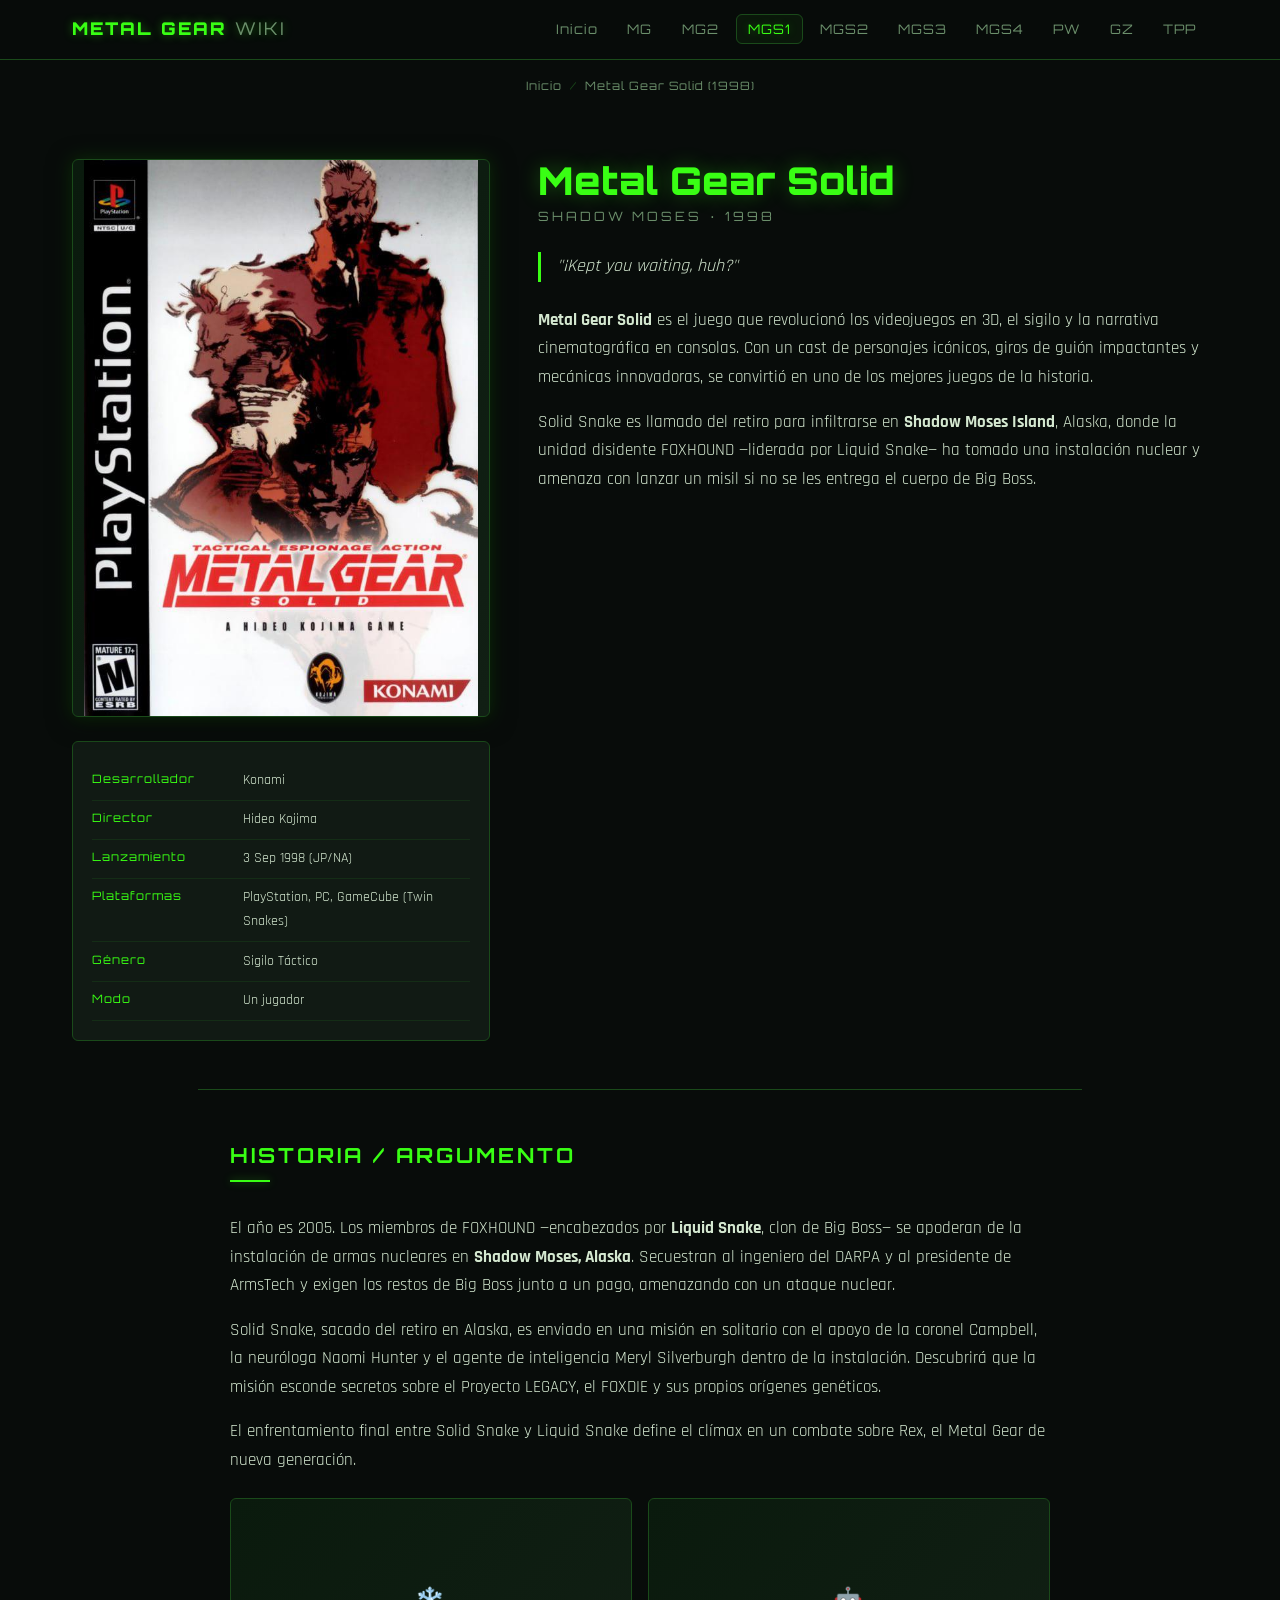
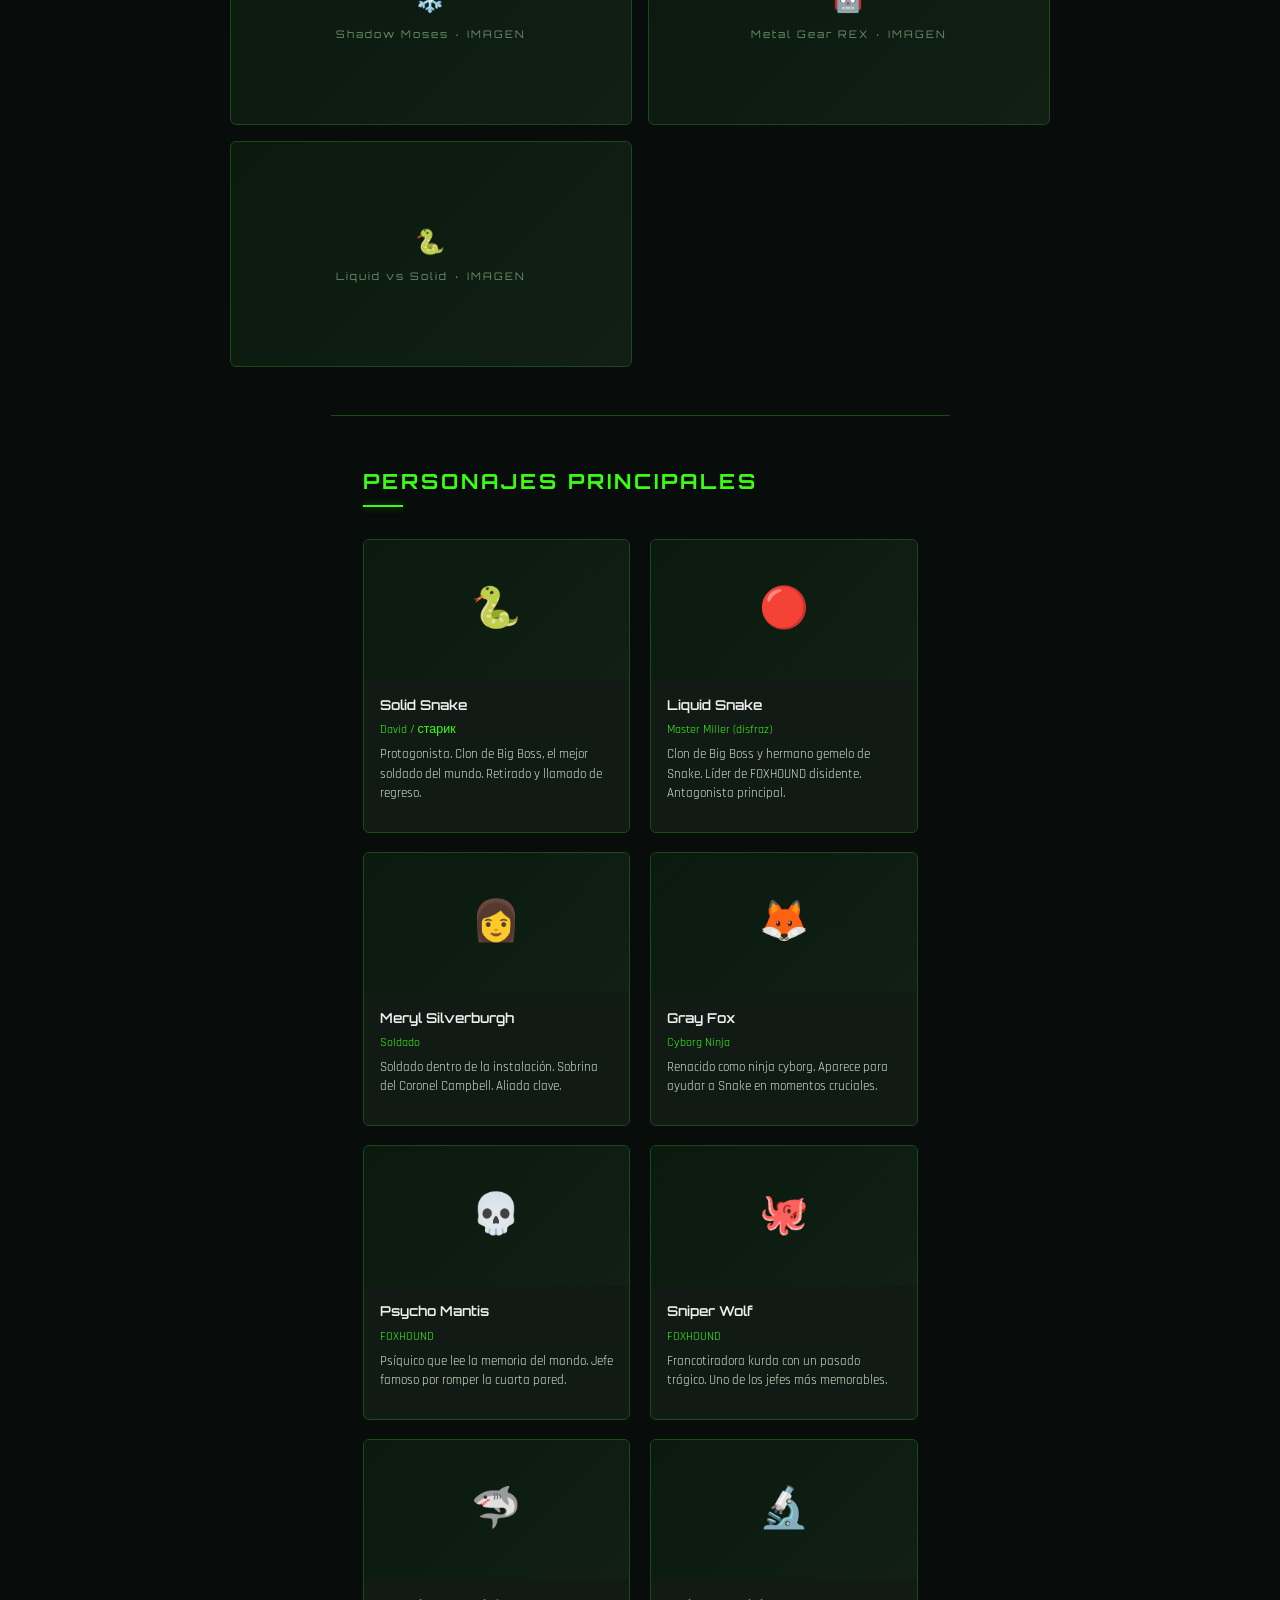
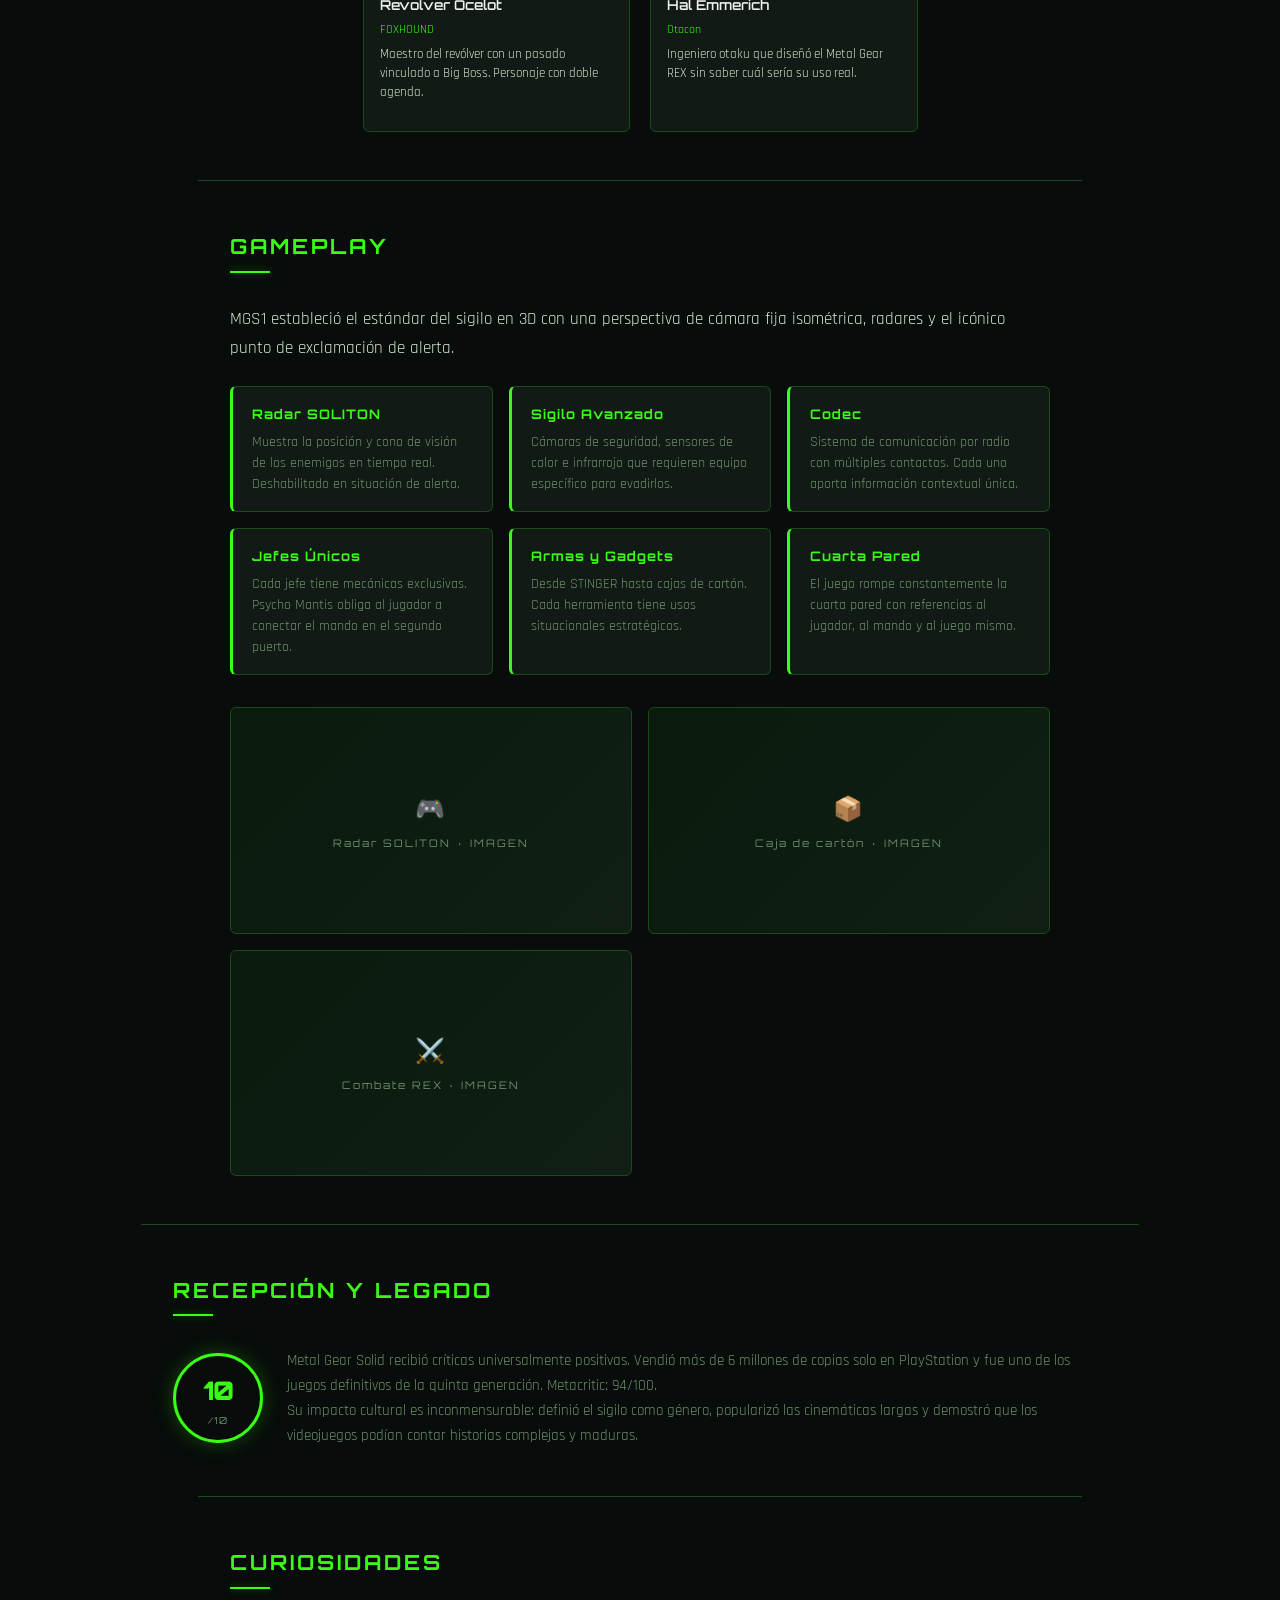
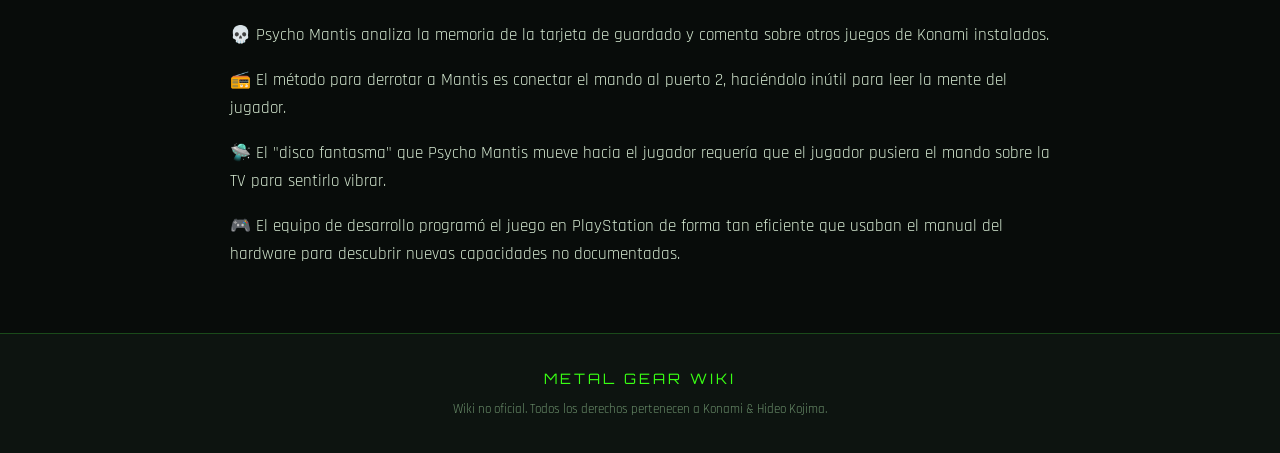
<file: games/mgs1.html>
<!DOCTYPE html>
<html lang="es">

<head>
    <meta charset="UTF-8">
    <meta name="viewport" content="width=device-width, initial-scale=1.0">
    <meta name="description"
        content="Guía completa de Metal Gear Solid (1998) — Shadow Moses, personajes, gameplay y legado.">
    <title>Metal Gear Solid (1998) — Metal Gear Wiki</title>
    <link rel="stylesheet" href="../css/styles.css">
    <style>
        .fade-in {
            opacity: 0;
            transform: translateY(20px);
            transition: opacity 0.6s ease, transform 0.6s ease;
        }

        .fade-in.visible {
            opacity: 1;
            transform: translateY(0);
        }
    </style>
</head>

<body>
    <header>
        <div class="nav-inner">
            <a href="../index.html" class="nav-logo">METAL GEAR <span>WIKI</span></a>
            <nav>
                <ul>
                    <li><a href="../index.html">Inicio</a></li>
                    <li><a href="metal-gear.html">MG</a></li>
                    <li><a href="metal-gear-2.html">MG2</a></li>
                    <li><a href="mgs1.html">MGS1</a></li>
                    <li><a href="mgs2.html">MGS2</a></li>
                    <li><a href="mgs3.html">MGS3</a></li>
                    <li><a href="mgs4.html">MGS4</a></li>
                    <li><a href="peace-walker.html">PW</a></li>
                    <li><a href="ground-zeroes.html">GZ</a></li>
                    <li><a href="phantom-pain.html">TPP</a></li>
                </ul>
            </nav>
        </div>
    </header>

    <div class="breadcrumb">
        <a href="../index.html">Inicio</a>
        <span class="sep">/</span>
        <span>Metal Gear Solid (1998)</span>
    </div>

    <div class="game-hero">
        <div class="game-cover-wrap">
            <div class="game-cover-img">
                <img src="../img/mgs1PJ.jpg" alt="Metal Gear Solid Cover"
                    style="width:100%;height:100%;object-fit:contain;">
            </div>
            <div class="game-info-sidebar">
                <table>
                    <tr>
                        <td>Desarrollador</td>
                        <td>Konami</td>
                    </tr>
                    <tr>
                        <td>Director</td>
                        <td>Hideo Kojima</td>
                    </tr>
                    <tr>
                        <td>Lanzamiento</td>
                        <td>3 Sep 1998 (JP/NA)</td>
                    </tr>
                    <tr>
                        <td>Plataformas</td>
                        <td>PlayStation, PC, GameCube (Twin Snakes)</td>
                    </tr>
                    <tr>
                        <td>Género</td>
                        <td>Sigilo Táctico</td>
                    </tr>
                    <tr>
                        <td>Modo</td>
                        <td>Un jugador</td>
                    </tr>
                </table>
            </div>
        </div>

        <div class="game-meta">
            <h1>Metal Gear Solid</h1>
            <p class="subtitle">SHADOW MOSES · 1998</p>
            <p class="tagline">"¡Kept you waiting, huh?"</p>
            <p>
                <strong>Metal Gear Solid</strong> es el juego que revolucionó los videojuegos en 3D, el sigilo y la
                narrativa cinematográfica en consolas. Con un cast de personajes icónicos, giros de guión impactantes y
                mecánicas innovadoras, se convirtió en uno de los mejores juegos de la historia.
            </p>
            <p>
                Solid Snake es llamado del retiro para infiltrarse en <strong>Shadow Moses Island</strong>, Alaska,
                donde la unidad disidente FOXHOUND —liderada por Liquid Snake— ha tomado una instalación nuclear y
                amenaza con lanzar un misil si no se les entrega el cuerpo de Big Boss.
            </p>
        </div>
    </div>

    <!-- HISTORIA -->
    <div class="content-section">
        <h2>Historia / Argumento</h2>
        <div class="section-bar"></div>
        <p>El año es 2005. Los miembros de FOXHOUND —encabezados por <strong>Liquid Snake</strong>, clon de Big Boss— se
            apoderan de la instalación de armas nucleares en <strong>Shadow Moses, Alaska</strong>. Secuestran al
            ingeniero del DARPA y al presidente de ArmsTech y exigen los restos de Big Boss junto a un pago, amenazando
            con un ataque nuclear.</p>
        <p>Solid Snake, sacado del retiro en Alaska, es enviado en una misión en solitario con el apoyo de la coronel
            Campbell, la neuróloga Naomi Hunter y el agente de inteligencia Meryl Silverburgh dentro de la instalación.
            Descubrirá que la misión esconde secretos sobre el Proyecto LEGACY, el FOXDIE y sus propios orígenes
            genéticos.</p>
        <p>El enfrentamiento final entre Solid Snake y Liquid Snake define el clímax en un combate sobre Rex, el Metal
            Gear de nueva generación.</p>
        <div class="img-gallery">
            <div class="img-slot"><span class="img-slot-icon">❄️</span><span>Shadow Moses · IMAGEN</span></div>
            <div class="img-slot"><span class="img-slot-icon">🤖</span><span>Metal Gear REX · IMAGEN</span></div>
            <div class="img-slot"><span class="img-slot-icon">🐍</span><span>Liquid vs Solid · IMAGEN</span></div>
        </div>
    </div>

    <!-- PERSONAJES -->
    <div class="content-section">
        <h2>Personajes Principales</h2>
        <div class="section-bar"></div>
        <div class="chars-grid">
            <div class="char-card">
                <div class="char-img">🐍</div>
                <div class="char-info">
                    <div class="char-name">Solid Snake</div>
                    <div class="char-alias">David / старик</div>
                    <p class="char-desc">Protagonista. Clon de Big Boss, el mejor soldado del mundo. Retirado y llamado
                        de regreso.</p>
                </div>
            </div>
            <div class="char-card">
                <div class="char-img">🔴</div>
                <div class="char-info">
                    <div class="char-name">Liquid Snake</div>
                    <div class="char-alias">Master Miller (disfraz)</div>
                    <p class="char-desc">Clon de Big Boss y hermano gemelo de Snake. Líder de FOXHOUND disidente.
                        Antagonista principal.</p>
                </div>
            </div>
            <div class="char-card">
                <div class="char-img">👩</div>
                <div class="char-info">
                    <div class="char-name">Meryl Silverburgh</div>
                    <div class="char-alias">Soldado</div>
                    <p class="char-desc">Soldado dentro de la instalación. Sobrina del Coronel Campbell. Aliada clave.
                    </p>
                </div>
            </div>
            <div class="char-card">
                <div class="char-img">🦊</div>
                <div class="char-info">
                    <div class="char-name">Gray Fox</div>
                    <div class="char-alias">Cyborg Ninja</div>
                    <p class="char-desc">Renacido como ninja cyborg. Aparece para ayudar a Snake en momentos cruciales.
                    </p>
                </div>
            </div>
            <div class="char-card">
                <div class="char-img">💀</div>
                <div class="char-info">
                    <div class="char-name">Psycho Mantis</div>
                    <div class="char-alias">FOXHOUND</div>
                    <p class="char-desc">Psíquico que lee la memoria del mando. Jefe famoso por romper la cuarta pared.
                    </p>
                </div>
            </div>
            <div class="char-card">
                <div class="char-img">🐙</div>
                <div class="char-info">
                    <div class="char-name">Sniper Wolf</div>
                    <div class="char-alias">FOXHOUND</div>
                    <p class="char-desc">Francotiradora kurda con un pasado trágico. Uno de los jefes más memorables.
                    </p>
                </div>
            </div>
            <div class="char-card">
                <div class="char-img">🦈</div>
                <div class="char-info">
                    <div class="char-name">Revolver Ocelot</div>
                    <div class="char-alias">FOXHOUND</div>
                    <p class="char-desc">Maestro del revólver con un pasado vinculado a Big Boss. Personaje con doble
                        agenda.</p>
                </div>
            </div>
            <div class="char-card">
                <div class="char-img">🔬</div>
                <div class="char-info">
                    <div class="char-name">Hal Emmerich</div>
                    <div class="char-alias">Otacon</div>
                    <p class="char-desc">Ingeniero otaku que diseñó el Metal Gear REX sin saber cuál sería su uso real.
                    </p>
                </div>
            </div>
        </div>
    </div>

    <!-- GAMEPLAY -->
    <div class="content-section">
        <h2>Gameplay</h2>
        <div class="section-bar"></div>
        <p>MGS1 estableció el estándar del sigilo en 3D con una perspectiva de cámara fija isométrica, radares y el
            icónico punto de exclamación de alerta.</p>
        <div class="features-list">
            <div class="feature-item">
                <h4>Radar SOLITON</h4>
                <p>Muestra la posición y cono de visión de los enemigos en tiempo real. Deshabilitado en situación de
                    alerta.</p>
            </div>
            <div class="feature-item">
                <h4>Sigilo Avanzado</h4>
                <p>Cámaras de seguridad, sensores de calor e infrarrojo que requieren equipo específico para evadirlos.
                </p>
            </div>
            <div class="feature-item">
                <h4>Codec</h4>
                <p>Sistema de comunicación por radio con múltiples contactos. Cada uno aporta información contextual
                    única.</p>
            </div>
            <div class="feature-item">
                <h4>Jefes Únicos</h4>
                <p>Cada jefe tiene mecánicas exclusivas. Psycho Mantis obliga al jugador a conectar el mando en el
                    segundo puerto.</p>
            </div>
            <div class="feature-item">
                <h4>Armas y Gadgets</h4>
                <p>Desde STINGER hasta cajas de cartón. Cada herramienta tiene usos situacionales estratégicos.</p>
            </div>
            <div class="feature-item">
                <h4>Cuarta Pared</h4>
                <p>El juego rompe constantemente la cuarta pared con referencias al jugador, al mando y al juego mismo.
                </p>
            </div>
        </div>
        <div class="img-gallery" style="margin-top:2rem;">
            <div class="img-slot"><span class="img-slot-icon">🎮</span><span>Radar SOLITON · IMAGEN</span></div>
            <div class="img-slot"><span class="img-slot-icon">📦</span><span>Caja de cartón · IMAGEN</span></div>
            <div class="img-slot"><span class="img-slot-icon">⚔️</span><span>Combate REX · IMAGEN</span></div>
        </div>
    </div>

    <!-- RECEPCIÓN -->
    <div class="content-section">
        <h2>Recepción y Legado</h2>
        <div class="section-bar"></div>
        <div class="score-block">
            <div class="score-circle"><span class="score-number">10</span><span class="score-label">/10</span></div>
            <div class="score-text">
                <p>Metal Gear Solid recibió críticas universalmente positivas. Vendió más de 6 millones de copias solo
                    en PlayStation y fue uno de los juegos definitivos de la quinta generación. Metacritic: 94/100.</p>
                <p>Su impacto cultural es inconmensurable: definió el sigilo como género, popularizó las cinemáticas
                    largas y demostró que los videojuegos podían contar historias complejas y maduras.</p>
            </div>
        </div>
    </div>

    <div class="content-section">
        <h2>Curiosidades</h2>
        <div class="section-bar"></div>
        <p>💀 Psycho Mantis analiza la memoria de la tarjeta de guardado y comenta sobre otros juegos de Konami
            instalados.</p>
        <p>📻 El método para derrotar a Mantis es conectar el mando al puerto 2, haciéndolo inútil para leer la mente
            del jugador.</p>
        <p>🛸 El "disco fantasma" que Psycho Mantis mueve hacia el jugador requería que el jugador pusiera el mando
            sobre la TV para sentirlo vibrar.</p>
        <p>🎮 El equipo de desarrollo programó el juego en PlayStation de forma tan eficiente que usaban el manual del
            hardware para descubrir nuevas capacidades no documentadas.</p>
    </div>

    <footer>
        <div class="footer-logo">METAL GEAR WIKI</div>
        <p class="footer-text">Wiki no oficial. Todos los derechos pertenecen a Konami &amp; Hideo Kojima.</p>
    </footer>
    <script src="../js/main.js"></script>
</body>

</html>
</file>
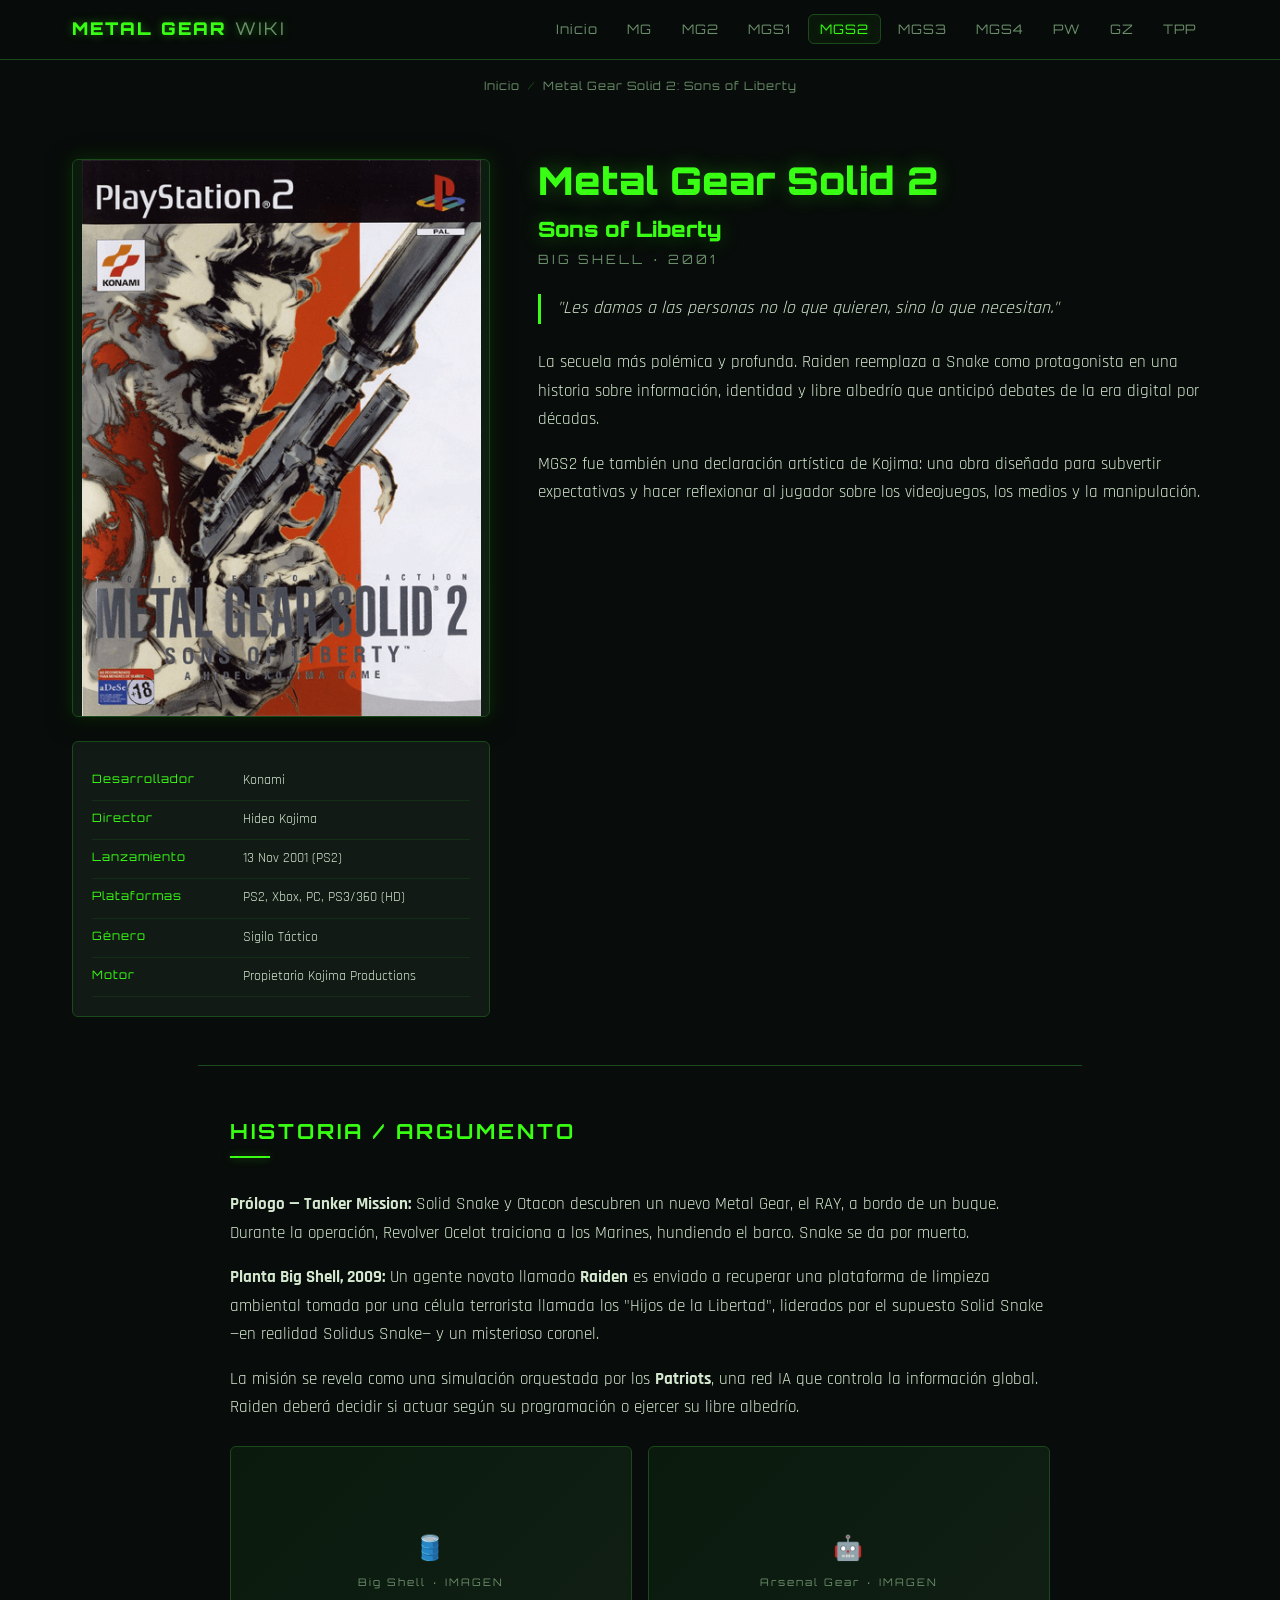
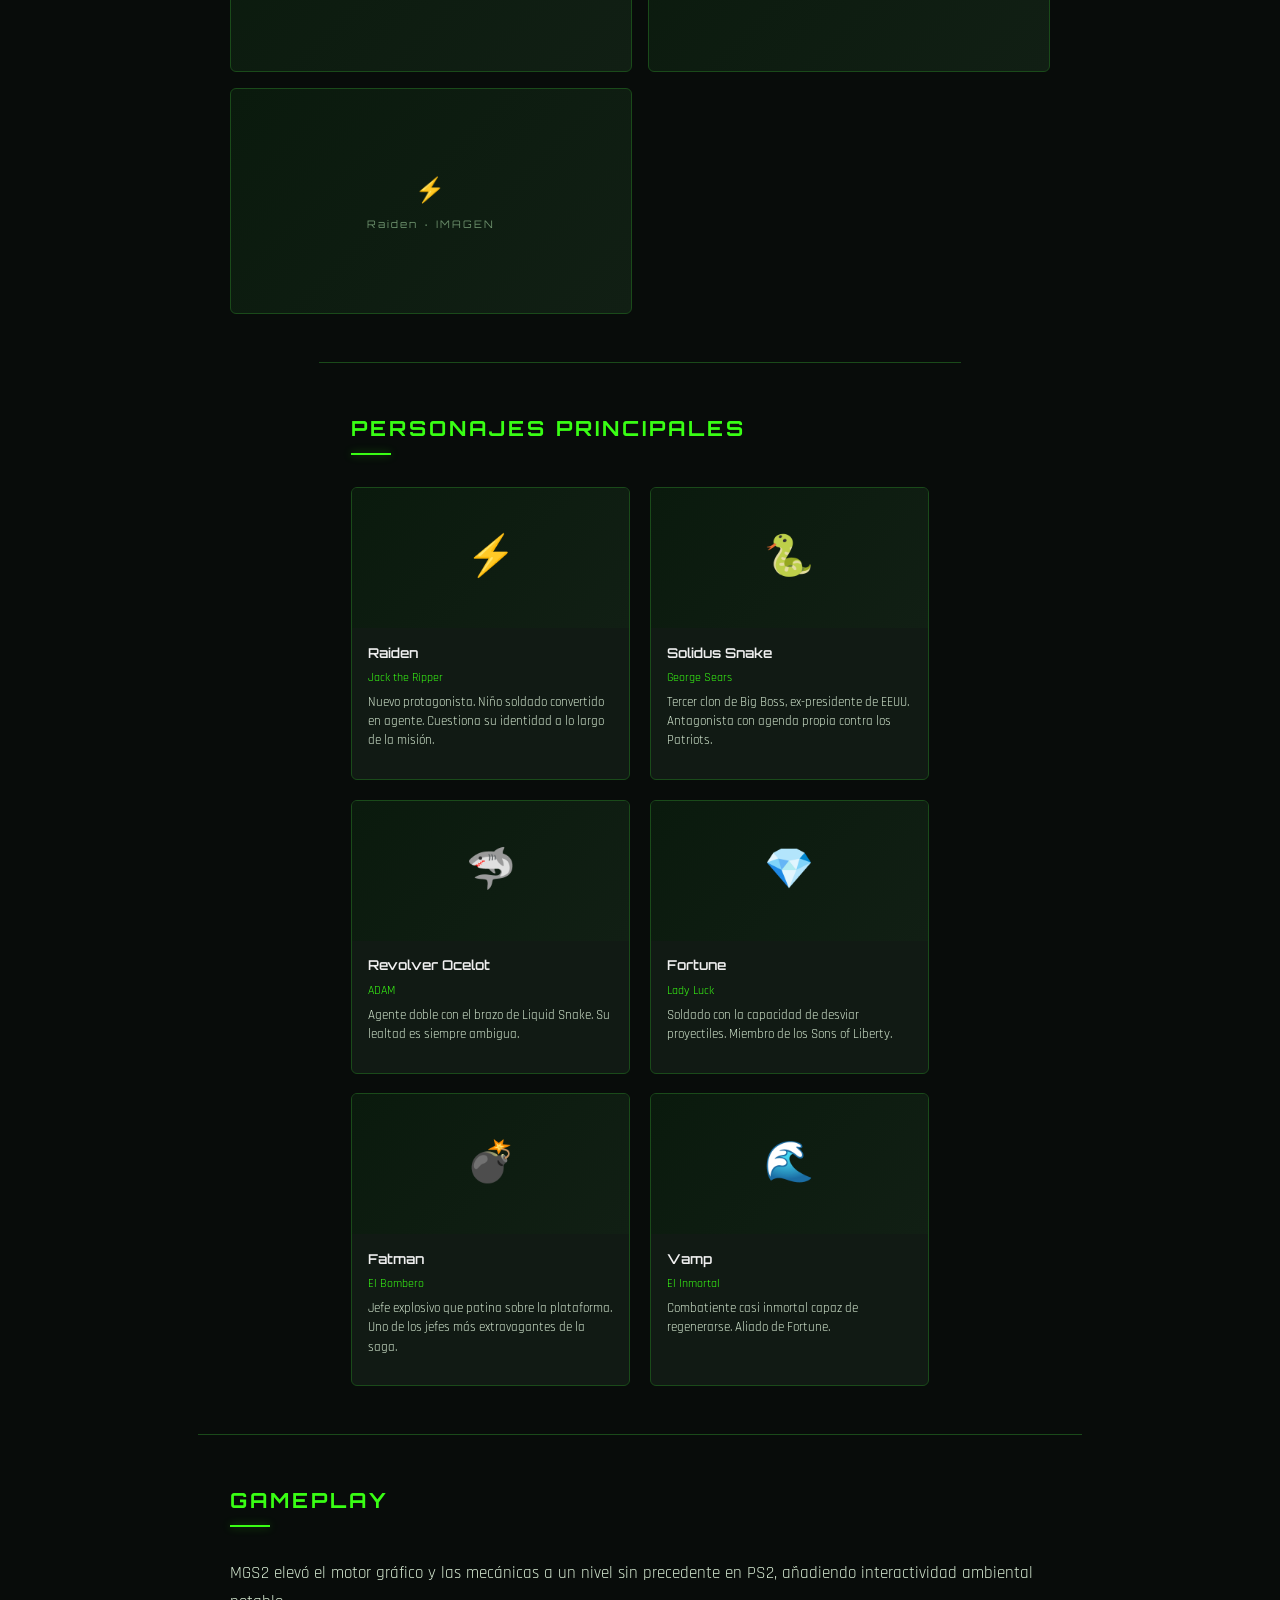
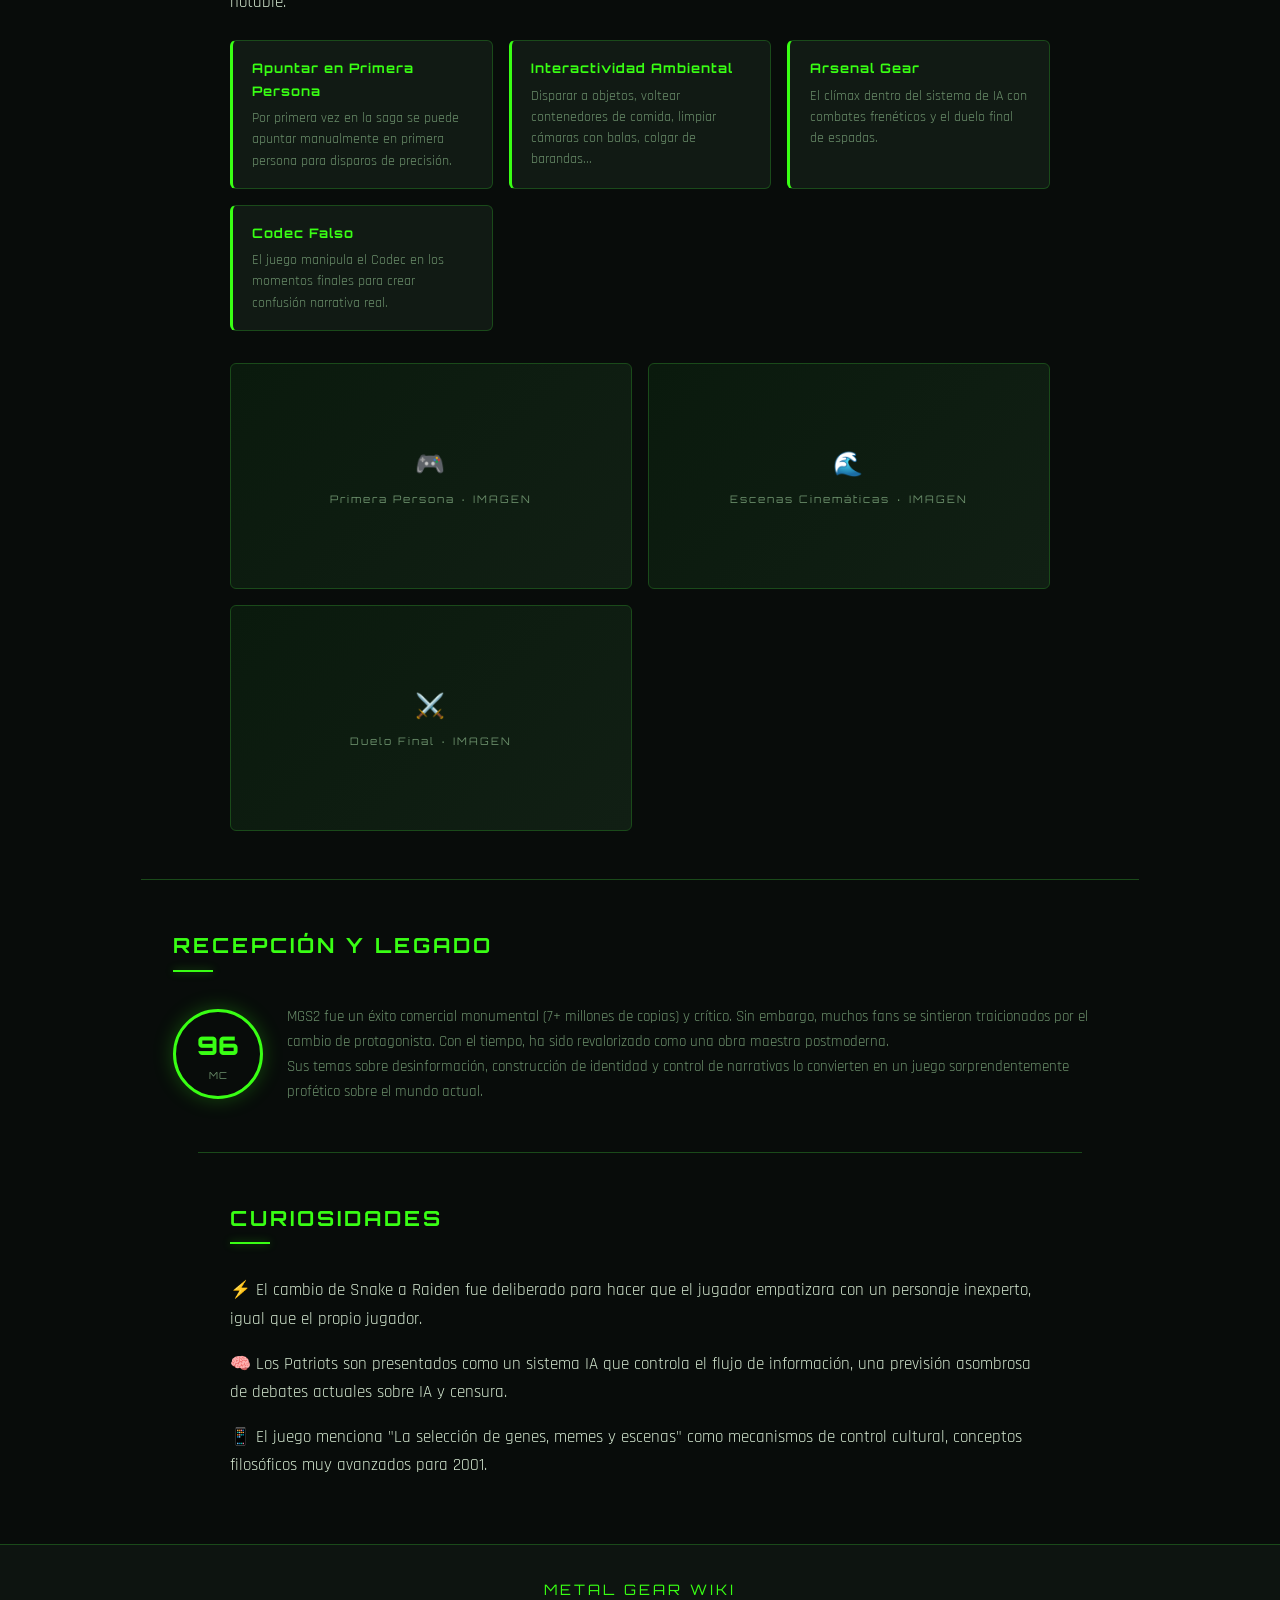
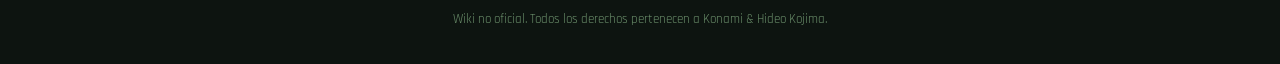
<file: games/mgs2.html>
<!DOCTYPE html>
<html lang="es">

<head>
    <meta charset="UTF-8">
    <meta name="viewport" content="width=device-width, initial-scale=1.0">
    <meta name="description"
        content="Guía de Metal Gear Solid 2: Sons of Liberty — Raiden, Arsenal Gear, los Patriots y más.">
    <title>Metal Gear Solid 2: Sons of Liberty — Metal Gear Wiki</title>
    <link rel="stylesheet" href="../css/styles.css">
    <style>
        .fade-in {
            opacity: 0;
            transform: translateY(20px);
            transition: opacity 0.6s ease, transform 0.6s ease;
        }

        .fade-in.visible {
            opacity: 1;
            transform: translateY(0);
        }
    </style>
</head>

<body>
    <header>
        <div class="nav-inner">
            <a href="../index.html" class="nav-logo">METAL GEAR <span>WIKI</span></a>
            <nav>
                <ul>
                    <li><a href="../index.html">Inicio</a></li>
                    <li><a href="metal-gear.html">MG</a></li>
                    <li><a href="metal-gear-2.html">MG2</a></li>
                    <li><a href="mgs1.html">MGS1</a></li>
                    <li><a href="mgs2.html">MGS2</a></li>
                    <li><a href="mgs3.html">MGS3</a></li>
                    <li><a href="mgs4.html">MGS4</a></li>
                    <li><a href="peace-walker.html">PW</a></li>
                    <li><a href="ground-zeroes.html">GZ</a></li>
                    <li><a href="phantom-pain.html">TPP</a></li>
                </ul>
            </nav>
        </div>
    </header>
    <div class="breadcrumb">
        <a href="../index.html">Inicio</a><span class="sep">/</span>
        <span>Metal Gear Solid 2: Sons of Liberty</span>
    </div>

    <div class="game-hero">
        <div class="game-cover-wrap">
            <div class="game-cover-img">
                <img src="../img/mgs2PJ.png" alt="Metal Gear Solid 2 Cover"
                    style="width:100%;height:100%;object-fit:contain;">
            </div>
            <div class="game-info-sidebar">
                <table>
                    <tr>
                        <td>Desarrollador</td>
                        <td>Konami</td>
                    </tr>
                    <tr>
                        <td>Director</td>
                        <td>Hideo Kojima</td>
                    </tr>
                    <tr>
                        <td>Lanzamiento</td>
                        <td>13 Nov 2001 (PS2)</td>
                    </tr>
                    <tr>
                        <td>Plataformas</td>
                        <td>PS2, Xbox, PC, PS3/360 (HD)</td>
                    </tr>
                    <tr>
                        <td>Género</td>
                        <td>Sigilo Táctico</td>
                    </tr>
                    <tr>
                        <td>Motor</td>
                        <td>Propietario Kojima Productions</td>
                    </tr>
                </table>
            </div>
        </div>
        <div class="game-meta">
            <h1>Metal Gear Solid 2<br><span style="font-size:0.55em">Sons of Liberty</span></h1>
            <p class="subtitle">BIG SHELL · 2001</p>
            <p class="tagline">"Les damos a las personas no lo que quieren, sino lo que necesitan."</p>
            <p>La secuela más polémica y profunda. Raiden reemplaza a Snake como protagonista en una historia sobre
                información, identidad y libre albedrío que anticipó debates de la era digital por décadas.</p>
            <p>MGS2 fue también una declaración artística de Kojima: una obra diseñada para subvertir expectativas y
                hacer reflexionar al jugador sobre los videojuegos, los medios y la manipulación.</p>
        </div>
    </div>

    <div class="content-section">
        <h2>Historia / Argumento</h2>
        <div class="section-bar"></div>
        <p><strong>Prólogo — Tanker Mission:</strong> Solid Snake y Otacon descubren un nuevo Metal Gear, el RAY, a
            bordo de un buque. Durante la operación, Revolver Ocelot traiciona a los Marines, hundiendo el barco. Snake
            se da por muerto.</p>
        <p><strong>Planta Big Shell, 2009:</strong> Un agente novato llamado <strong>Raiden</strong> es enviado a
            recuperar una plataforma de limpieza ambiental tomada por una célula terrorista llamada los "Hijos de la
            Libertad", liderados por el supuesto Solid Snake —en realidad Solidus Snake— y un misterioso coronel.</p>
        <p>La misión se revela como una simulación orquestada por los <strong>Patriots</strong>, una red IA que controla
            la información global. Raiden deberá decidir si actuar según su programación o ejercer su libre albedrío.
        </p>
        <div class="img-gallery">
            <div class="img-slot"><span class="img-slot-icon">🛢️</span><span>Big Shell · IMAGEN</span></div>
            <div class="img-slot"><span class="img-slot-icon">🤖</span><span>Arsenal Gear · IMAGEN</span></div>
            <div class="img-slot"><span class="img-slot-icon">⚡</span><span>Raiden · IMAGEN</span></div>
        </div>
    </div>

    <div class="content-section">
        <h2>Personajes Principales</h2>
        <div class="section-bar"></div>
        <div class="chars-grid">
            <div class="char-card">
                <div class="char-img">⚡</div>
                <div class="char-info">
                    <div class="char-name">Raiden</div>
                    <div class="char-alias">Jack the Ripper</div>
                    <p class="char-desc">Nuevo protagonista. Niño soldado convertido en agente. Cuestiona su identidad a
                        lo largo de la misión.</p>
                </div>
            </div>
            <div class="char-card">
                <div class="char-img">🐍</div>
                <div class="char-info">
                    <div class="char-name">Solidus Snake</div>
                    <div class="char-alias">George Sears</div>
                    <p class="char-desc">Tercer clon de Big Boss, ex-presidente de EEUU. Antagonista con agenda propia
                        contra los Patriots.</p>
                </div>
            </div>
            <div class="char-card">
                <div class="char-img">🦈</div>
                <div class="char-info">
                    <div class="char-name">Revolver Ocelot</div>
                    <div class="char-alias">ADAM</div>
                    <p class="char-desc">Agente doble con el brazo de Liquid Snake. Su lealtad es siempre ambigua.</p>
                </div>
            </div>
            <div class="char-card">
                <div class="char-img">💎</div>
                <div class="char-info">
                    <div class="char-name">Fortune</div>
                    <div class="char-alias">Lady Luck</div>
                    <p class="char-desc">Soldado con la capacidad de desviar proyectiles. Miembro de los Sons of
                        Liberty.</p>
                </div>
            </div>
            <div class="char-card">
                <div class="char-img">💣</div>
                <div class="char-info">
                    <div class="char-name">Fatman</div>
                    <div class="char-alias">El Bombero</div>
                    <p class="char-desc">Jefe explosivo que patina sobre la plataforma. Uno de los jefes más
                        extravagantes de la saga.</p>
                </div>
            </div>
            <div class="char-card">
                <div class="char-img">🌊</div>
                <div class="char-info">
                    <div class="char-name">Vamp</div>
                    <div class="char-alias">El Inmortal</div>
                    <p class="char-desc">Combatiente casi inmortal capaz de regenerarse. Aliado de Fortune.</p>
                </div>
            </div>
        </div>
    </div>

    <div class="content-section">
        <h2>Gameplay</h2>
        <div class="section-bar"></div>
        <p>MGS2 elevó el motor gráfico y las mecánicas a un nivel sin precedente en PS2, añadiendo interactividad
            ambiental notable.</p>
        <div class="features-list">
            <div class="feature-item">
                <h4>Apuntar en Primera Persona</h4>
                <p>Por primera vez en la saga se puede apuntar manualmente en primera persona para disparos de
                    precisión.</p>
            </div>
            <div class="feature-item">
                <h4>Interactividad Ambiental</h4>
                <p>Disparar a objetos, voltear contenedores de comida, limpiar cámaras con balas, colgar de barandas...
                </p>
            </div>
            <div class="feature-item">
                <h4>Arsenal Gear</h4>
                <p>El clímax dentro del sistema de IA con combates frenéticos y el duelo final de espadas.</p>
            </div>
            <div class="feature-item">
                <h4>Codec Falso</h4>
                <p>El juego manipula el Codec en los momentos finales para crear confusión narrativa real.</p>
            </div>
        </div>
        <div class="img-gallery" style="margin-top:2rem;">
            <div class="img-slot"><span class="img-slot-icon">🎮</span><span>Primera Persona · IMAGEN</span></div>
            <div class="img-slot"><span class="img-slot-icon">🌊</span><span>Escenas Cinemáticas · IMAGEN</span></div>
            <div class="img-slot"><span class="img-slot-icon">⚔️</span><span>Duelo Final · IMAGEN</span></div>
        </div>
    </div>

    <div class="content-section">
        <h2>Recepción y Legado</h2>
        <div class="section-bar"></div>
        <div class="score-block">
            <div class="score-circle"><span class="score-number">96</span><span class="score-label">MC</span></div>
            <div class="score-text">
                <p>MGS2 fue un éxito comercial monumental (7+ millones de copias) y crítico. Sin embargo, muchos fans se
                    sintieron traicionados por el cambio de protagonista. Con el tiempo, ha sido revalorizado como una
                    obra maestra postmoderna.</p>
                <p>Sus temas sobre desinformación, construcción de identidad y control de narrativas lo convierten en un
                    juego sorprendentemente profético sobre el mundo actual.</p>
            </div>
        </div>
    </div>

    <div class="content-section">
        <h2>Curiosidades</h2>
        <div class="section-bar"></div>
        <p>⚡ El cambio de Snake a Raiden fue deliberado para hacer que el jugador empatizara con un personaje inexperto,
            igual que el propio jugador.</p>
        <p>🧠 Los Patriots son presentados como un sistema IA que controla el flujo de información, una previsión
            asombrosa de debates actuales sobre IA y censura.</p>
        <p>📱 El juego menciona "La selección de genes, memes y escenas" como mecanismos de control cultural, conceptos
            filosóficos muy avanzados para 2001.</p>
    </div>

    <footer>
        <div class="footer-logo">METAL GEAR WIKI</div>
        <p class="footer-text">Wiki no oficial. Todos los derechos pertenecen a Konami &amp; Hideo Kojima.</p>
    </footer>
    <script src="../js/main.js"></script>
</body>

</html>
</file>
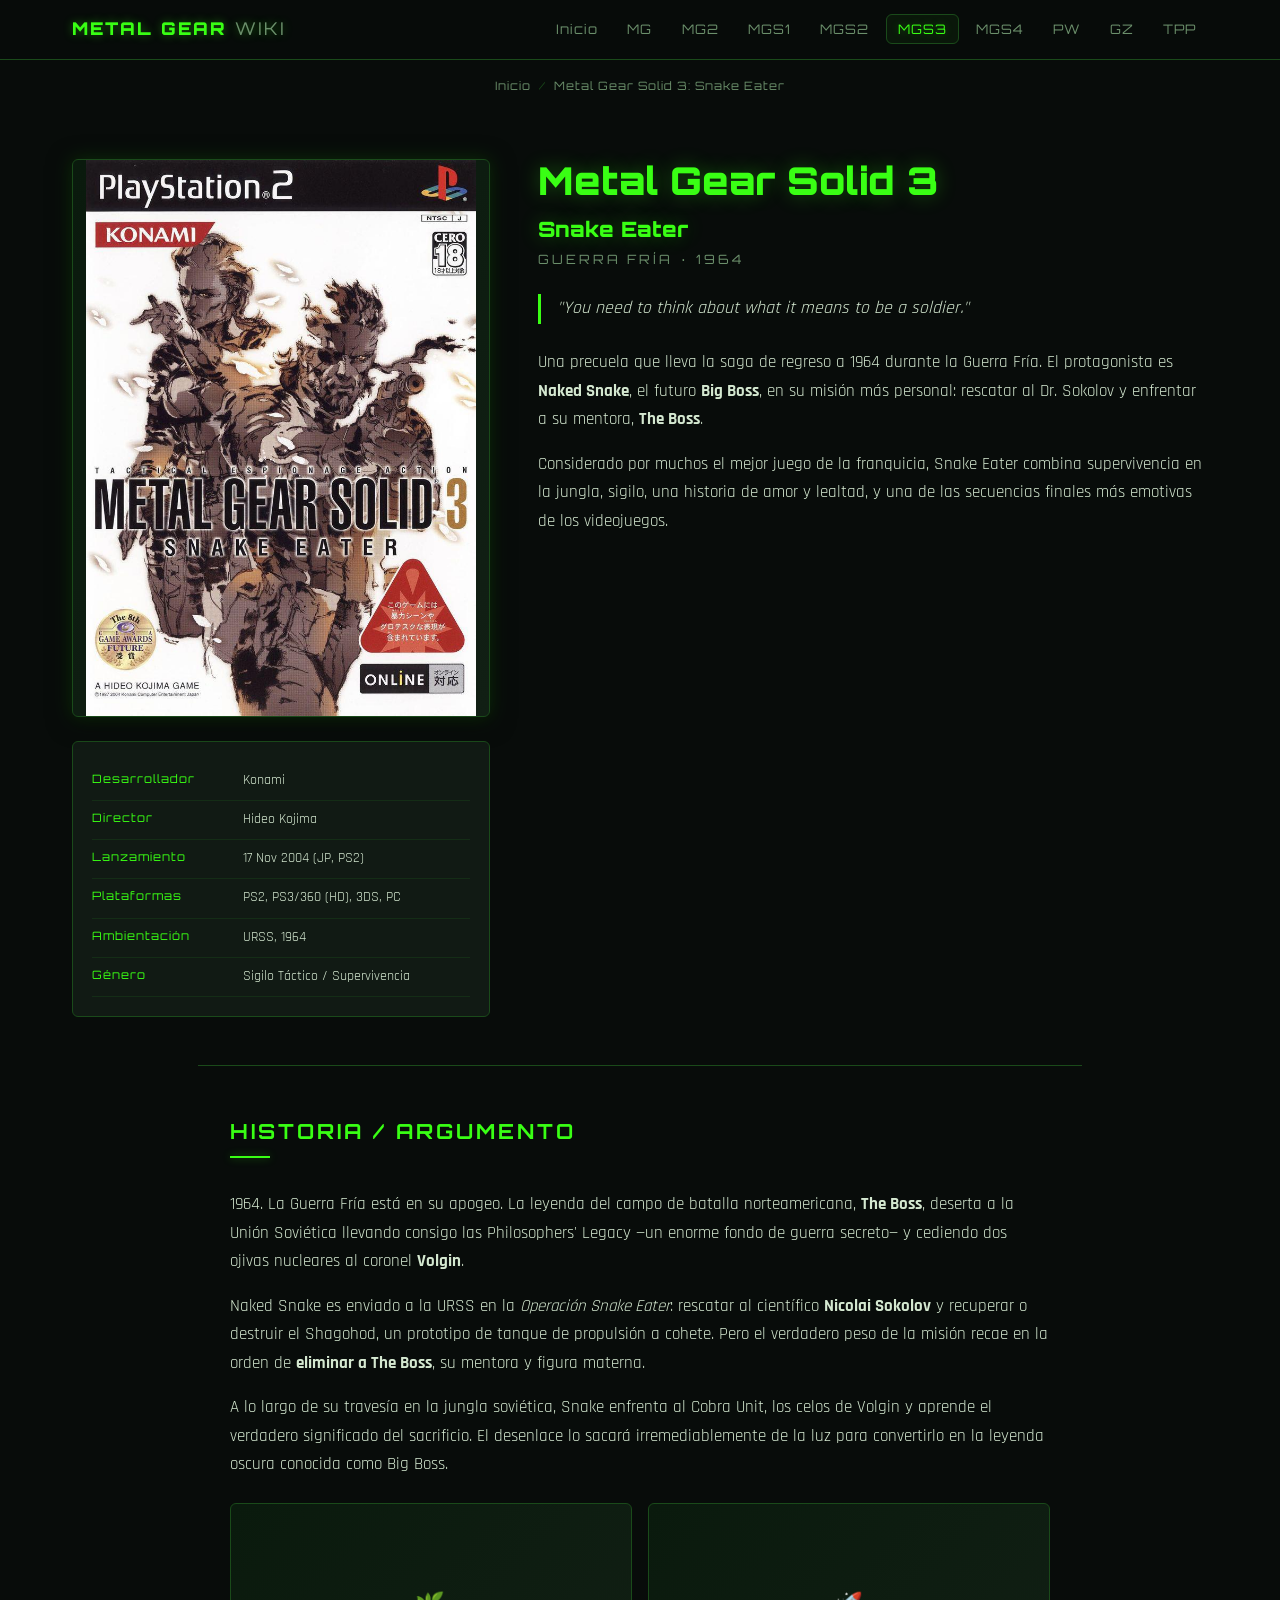
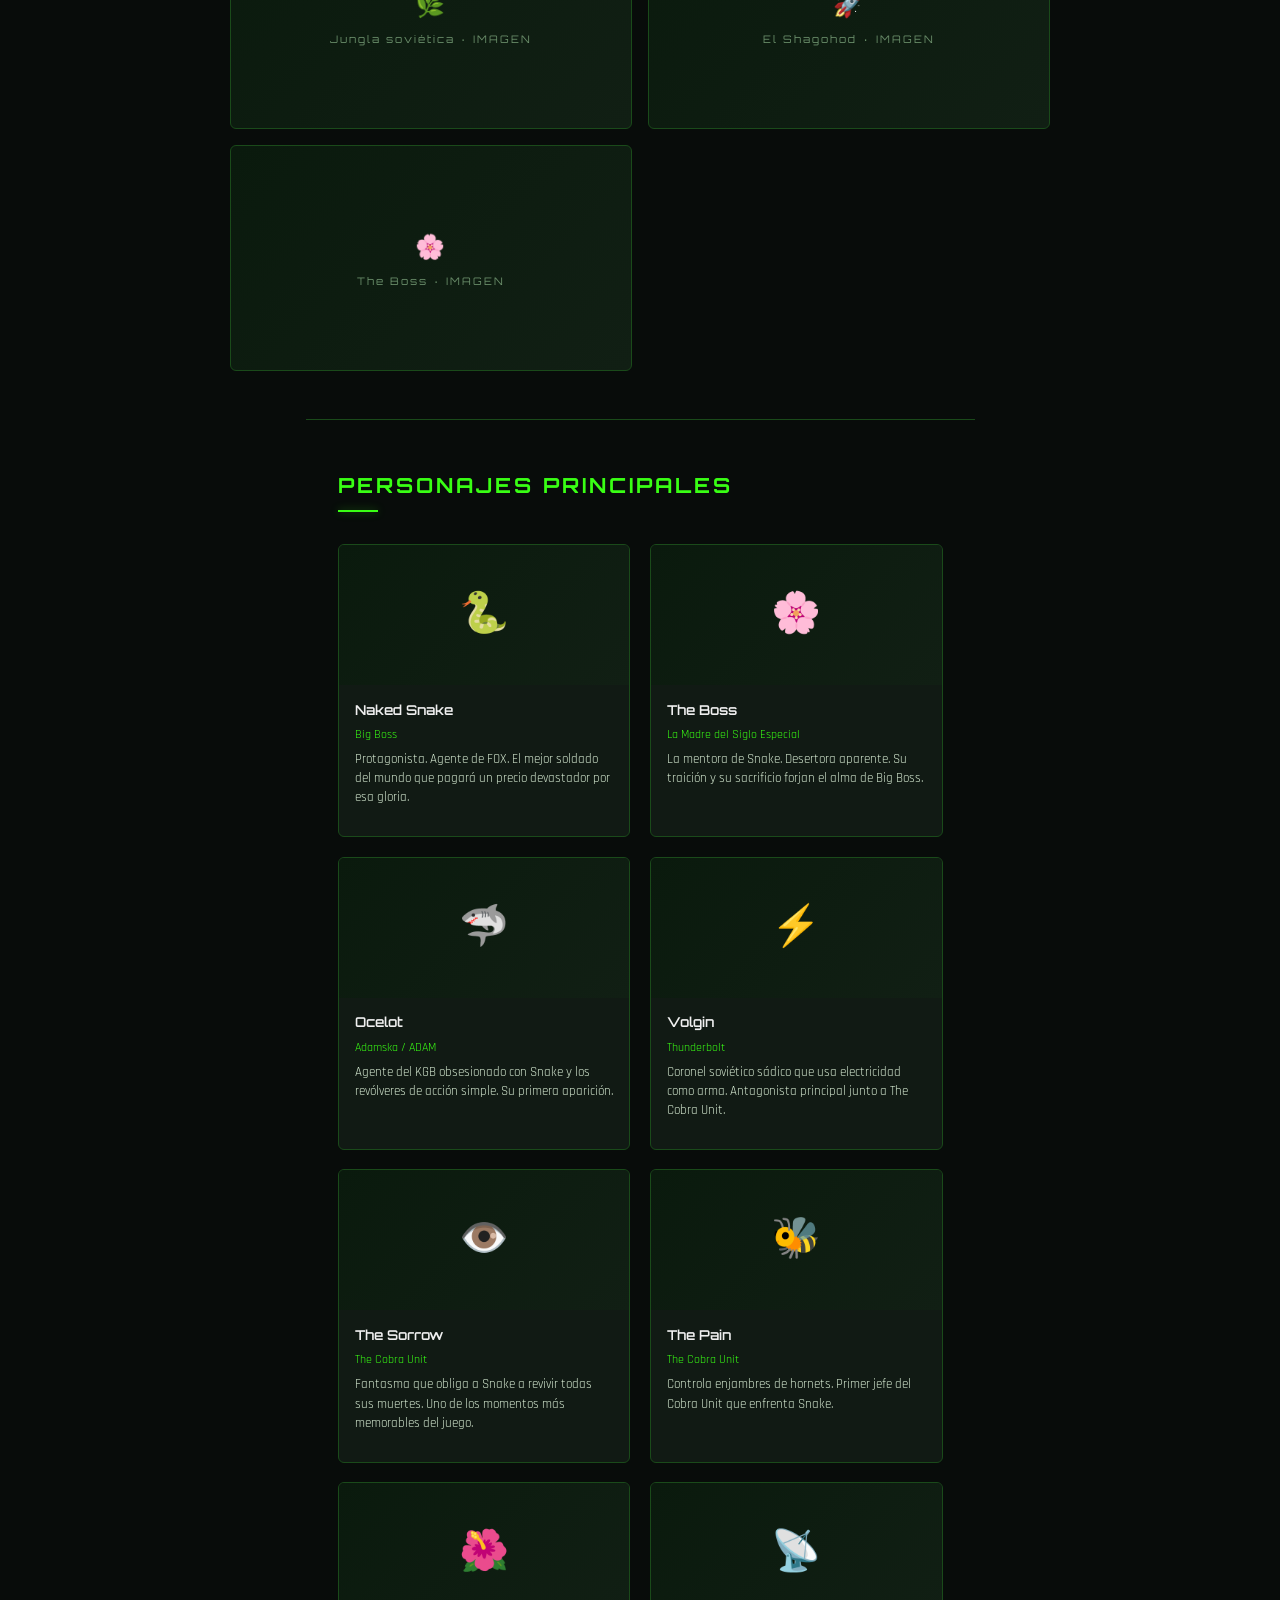
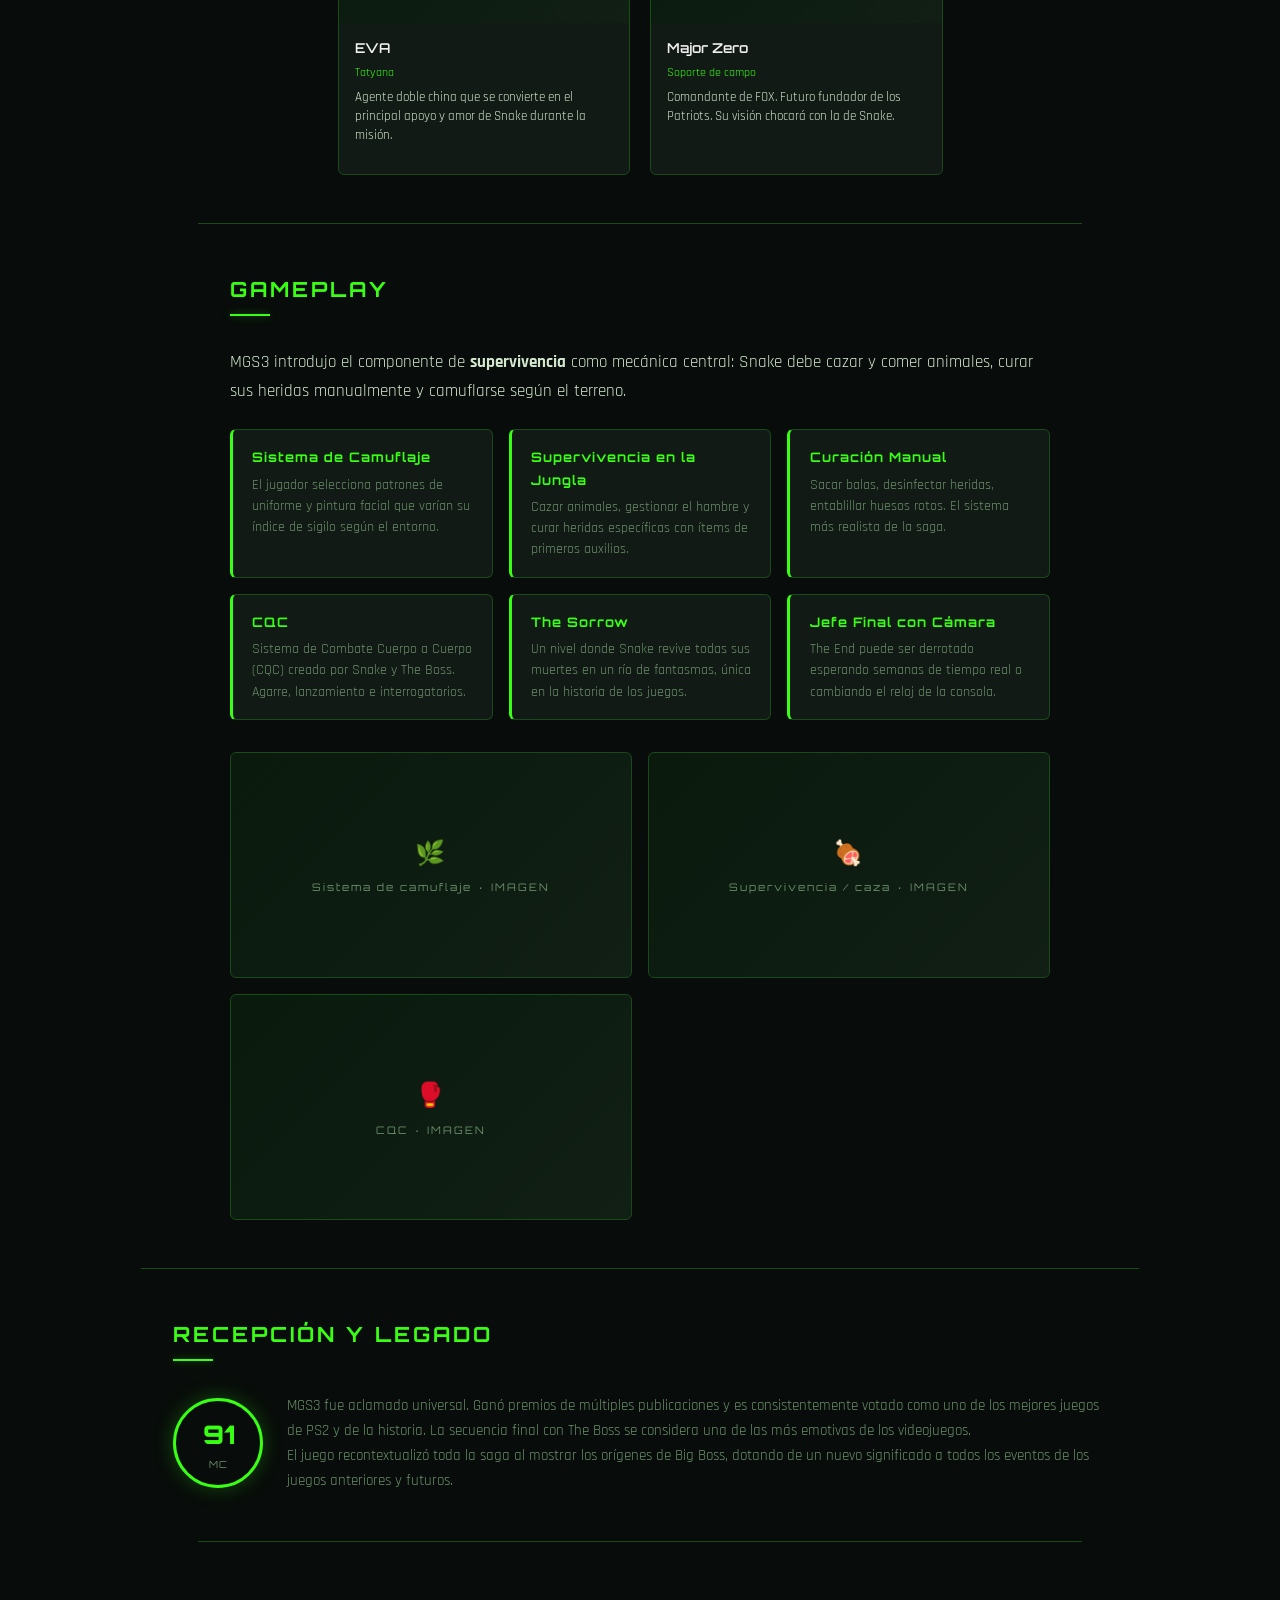
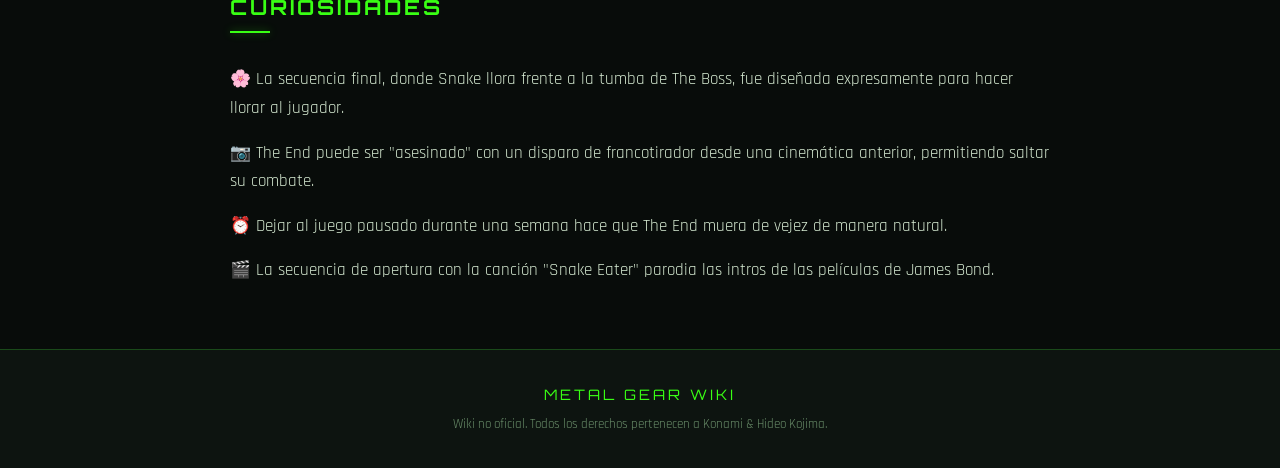
<file: games/mgs3.html>
<!DOCTYPE html>
<html lang="es">

<head>
    <meta charset="UTF-8">
    <meta name="viewport" content="width=device-width, initial-scale=1.0">
    <meta name="description"
        content="Guía de Metal Gear Solid 3: Snake Eater — el origen de Big Boss, la Guerra Fría y The Boss.">
    <title>Metal Gear Solid 3: Snake Eater — Metal Gear Wiki</title>
    <link rel="stylesheet" href="../css/styles.css">
    <style>
        .fade-in {
            opacity: 0;
            transform: translateY(20px);
            transition: opacity 0.6s ease, transform 0.6s ease;
        }

        .fade-in.visible {
            opacity: 1;
            transform: translateY(0);
        }
    </style>
</head>

<body>
    <header>
        <div class="nav-inner">
            <a href="../index.html" class="nav-logo">METAL GEAR <span>WIKI</span></a>
            <nav>
                <ul>
                    <li><a href="../index.html">Inicio</a></li>
                    <li><a href="metal-gear.html">MG</a></li>
                    <li><a href="metal-gear-2.html">MG2</a></li>
                    <li><a href="mgs1.html">MGS1</a></li>
                    <li><a href="mgs2.html">MGS2</a></li>
                    <li><a href="mgs3.html">MGS3</a></li>
                    <li><a href="mgs4.html">MGS4</a></li>
                    <li><a href="peace-walker.html">PW</a></li>
                    <li><a href="ground-zeroes.html">GZ</a></li>
                    <li><a href="phantom-pain.html">TPP</a></li>
                </ul>
            </nav>
        </div>
    </header>
    <div class="breadcrumb">
        <a href="../index.html">Inicio</a><span class="sep">/</span>
        <span>Metal Gear Solid 3: Snake Eater</span>
    </div>

    <div class="game-hero">
        <div class="game-cover-wrap">
            <div class="game-cover-img">
                <img src="../img/mgs3PJ.jpg" alt="Metal Gear Solid 3 Cover"
                    style="width:100%;height:100%;object-fit:contain;">
            </div>
            <div class="game-info-sidebar">
                <table>
                    <tr>
                        <td>Desarrollador</td>
                        <td>Konami</td>
                    </tr>
                    <tr>
                        <td>Director</td>
                        <td>Hideo Kojima</td>
                    </tr>
                    <tr>
                        <td>Lanzamiento</td>
                        <td>17 Nov 2004 (JP, PS2)</td>
                    </tr>
                    <tr>
                        <td>Plataformas</td>
                        <td>PS2, PS3/360 (HD), 3DS, PC</td>
                    </tr>
                    <tr>
                        <td>Ambientación</td>
                        <td>URSS, 1964</td>
                    </tr>
                    <tr>
                        <td>Género</td>
                        <td>Sigilo Táctico / Supervivencia</td>
                    </tr>
                </table>
            </div>
        </div>
        <div class="game-meta">
            <h1>Metal Gear Solid 3<br><span style="font-size:0.55em">Snake Eater</span></h1>
            <p class="subtitle">GUERRA FRÍA · 1964</p>
            <p class="tagline">"You need to think about what it means to be a soldier."</p>
            <p>Una precuela que lleva la saga de regreso a 1964 durante la Guerra Fría. El protagonista es <strong>Naked
                    Snake</strong>, el futuro <strong>Big Boss</strong>, en su misión más personal: rescatar al Dr.
                Sokolov y enfrentar a su mentora, <strong>The Boss</strong>.</p>
            <p>Considerado por muchos el mejor juego de la franquicia, Snake Eater combina supervivencia en la jungla,
                sigilo, una historia de amor y lealtad, y una de las secuencias finales más emotivas de los videojuegos.
            </p>
        </div>
    </div>

    <div class="content-section">
        <h2>Historia / Argumento</h2>
        <div class="section-bar"></div>
        <p>1964. La Guerra Fría está en su apogeo. La leyenda del campo de batalla norteamericana, <strong>The
                Boss</strong>, deserta a la Unión Soviética llevando consigo las Philosophers' Legacy —un enorme fondo
            de guerra secreto— y cediendo dos ojivas nucleares al coronel <strong>Volgin</strong>.</p>
        <p>Naked Snake es enviado a la URSS en la <em>Operación Snake Eater</em>: rescatar al científico <strong>Nicolai
                Sokolov</strong> y recuperar o destruir el Shagohod, un prototipo de tanque de propulsión a cohete. Pero
            el verdadero peso de la misión recae en la orden de <strong>eliminar a The Boss</strong>, su mentora y
            figura materna.</p>
        <p>A lo largo de su travesía en la jungla soviética, Snake enfrenta al Cobra Unit, los celos de Volgin y aprende
            el verdadero significado del sacrificio. El desenlace lo sacará irremediablemente de la luz para convertirlo
            en la leyenda oscura conocida como Big Boss.</p>
        <div class="img-gallery">
            <div class="img-slot"><span class="img-slot-icon">🌿</span><span>Jungla soviética · IMAGEN</span></div>
            <div class="img-slot"><span class="img-slot-icon">🚀</span><span>El Shagohod · IMAGEN</span></div>
            <div class="img-slot"><span class="img-slot-icon">🌸</span><span>The Boss · IMAGEN</span></div>
        </div>
    </div>

    <div class="content-section">
        <h2>Personajes Principales</h2>
        <div class="section-bar"></div>
        <div class="chars-grid">
            <div class="char-card">
                <div class="char-img">🐍</div>
                <div class="char-info">
                    <div class="char-name">Naked Snake</div>
                    <div class="char-alias">Big Boss</div>
                    <p class="char-desc">Protagonista. Agente de FOX. El mejor soldado del mundo que pagará un precio
                        devastador por esa gloria.</p>
                </div>
            </div>
            <div class="char-card">
                <div class="char-img">🌸</div>
                <div class="char-info">
                    <div class="char-name">The Boss</div>
                    <div class="char-alias">La Madre del Siglo Especial</div>
                    <p class="char-desc">La mentora de Snake. Desertora aparente. Su traición y su sacrificio forjan el
                        alma de Big Boss.</p>
                </div>
            </div>
            <div class="char-card">
                <div class="char-img">🦈</div>
                <div class="char-info">
                    <div class="char-name">Ocelot</div>
                    <div class="char-alias">Adamska / ADAM</div>
                    <p class="char-desc">Agente del KGB obsesionado con Snake y los revólveres de acción simple. Su
                        primera aparición.</p>
                </div>
            </div>
            <div class="char-card">
                <div class="char-img">⚡</div>
                <div class="char-info">
                    <div class="char-name">Volgin</div>
                    <div class="char-alias">Thunderbolt</div>
                    <p class="char-desc">Coronel soviético sádico que usa electricidad como arma. Antagonista principal
                        junto a The Cobra Unit.</p>
                </div>
            </div>
            <div class="char-card">
                <div class="char-img">👁️</div>
                <div class="char-info">
                    <div class="char-name">The Sorrow</div>
                    <div class="char-alias">The Cobra Unit</div>
                    <p class="char-desc">Fantasma que obliga a Snake a revivir todas sus muertes. Uno de los momentos
                        más memorables del juego.</p>
                </div>
            </div>
            <div class="char-card">
                <div class="char-img">🐝</div>
                <div class="char-info">
                    <div class="char-name">The Pain</div>
                    <div class="char-alias">The Cobra Unit</div>
                    <p class="char-desc">Controla enjambres de hornets. Primer jefe del Cobra Unit que enfrenta Snake.
                    </p>
                </div>
            </div>
            <div class="char-card">
                <div class="char-img">🌺</div>
                <div class="char-info">
                    <div class="char-name">EVA</div>
                    <div class="char-alias">Tatyana</div>
                    <p class="char-desc">Agente doble china que se convierte en el principal apoyo y amor de Snake
                        durante la misión.</p>
                </div>
            </div>
            <div class="char-card">
                <div class="char-img">📡</div>
                <div class="char-info">
                    <div class="char-name">Major Zero</div>
                    <div class="char-alias">Soporte de campo</div>
                    <p class="char-desc">Comandante de FOX. Futuro fundador de los Patriots. Su visión chocará con la de
                        Snake.</p>
                </div>
            </div>
        </div>
    </div>

    <div class="content-section">
        <h2>Gameplay</h2>
        <div class="section-bar"></div>
        <p>MGS3 introdujo el componente de <strong>supervivencia</strong> como mecánica central: Snake debe cazar y
            comer animales, curar sus heridas manualmente y camuflarse según el terreno.</p>
        <div class="features-list">
            <div class="feature-item">
                <h4>Sistema de Camuflaje</h4>
                <p>El jugador selecciona patrones de uniforme y pintura facial que varían su índice de sigilo según el
                    entorno.</p>
            </div>
            <div class="feature-item">
                <h4>Supervivencia en la Jungla</h4>
                <p>Cazar animales, gestionar el hambre y curar heridas específicas con ítems de primeros auxilios.</p>
            </div>
            <div class="feature-item">
                <h4>Curación Manual</h4>
                <p>Sacar balas, desinfectar heridas, entablillar huesos rotos. El sistema más realista de la saga.</p>
            </div>
            <div class="feature-item">
                <h4>CQC</h4>
                <p>Sistema de Combate Cuerpo a Cuerpo (CQC) creado por Snake y The Boss. Agarre, lanzamiento e
                    interrogatorios.</p>
            </div>
            <div class="feature-item">
                <h4>The Sorrow</h4>
                <p>Un nivel donde Snake revive todas sus muertes en un río de fantasmas, única en la historia de los
                    juegos.</p>
            </div>
            <div class="feature-item">
                <h4>Jefe Final con Cámara</h4>
                <p>The End puede ser derrotado esperando semanas de tiempo real o cambiando el reloj de la consola.</p>
            </div>
        </div>
        <div class="img-gallery" style="margin-top:2rem;">
            <div class="img-slot"><span class="img-slot-icon">🌿</span><span>Sistema de camuflaje · IMAGEN</span></div>
            <div class="img-slot"><span class="img-slot-icon">🍖</span><span>Supervivencia / caza · IMAGEN</span></div>
            <div class="img-slot"><span class="img-slot-icon">🥊</span><span>CQC · IMAGEN</span></div>
        </div>
    </div>

    <div class="content-section">
        <h2>Recepción y Legado</h2>
        <div class="section-bar"></div>
        <div class="score-block">
            <div class="score-circle"><span class="score-number">91</span><span class="score-label">MC</span></div>
            <div class="score-text">
                <p>MGS3 fue aclamado universal. Ganó premios de múltiples publicaciones y es consistentemente votado
                    como uno de los mejores juegos de PS2 y de la historia. La secuencia final con The Boss se considera
                    una de las más emotivas de los videojuegos.</p>
                <p>El juego recontextualizó toda la saga al mostrar los orígenes de Big Boss, dotando de un nuevo
                    significado a todos los eventos de los juegos anteriores y futuros.</p>
            </div>
        </div>
    </div>

    <div class="content-section">
        <h2>Curiosidades</h2>
        <div class="section-bar"></div>
        <p>🌸 La secuencia final, donde Snake llora frente a la tumba de The Boss, fue diseñada expresamente para hacer
            llorar al jugador.</p>
        <p>📷 The End puede ser "asesinado" con un disparo de francotirador desde una cinemática anterior, permitiendo
            saltar su combate.</p>
        <p>⏰ Dejar al juego pausado durante una semana hace que The End muera de vejez de manera natural.</p>
        <p>🎬 La secuencia de apertura con la canción "Snake Eater" parodia las intros de las películas de James Bond.
        </p>
    </div>

    <footer>
        <div class="footer-logo">METAL GEAR WIKI</div>
        <p class="footer-text">Wiki no oficial. Todos los derechos pertenecen a Konami &amp; Hideo Kojima.</p>
    </footer>
    <script src="../js/main.js"></script>
</body>

</html>
</file>
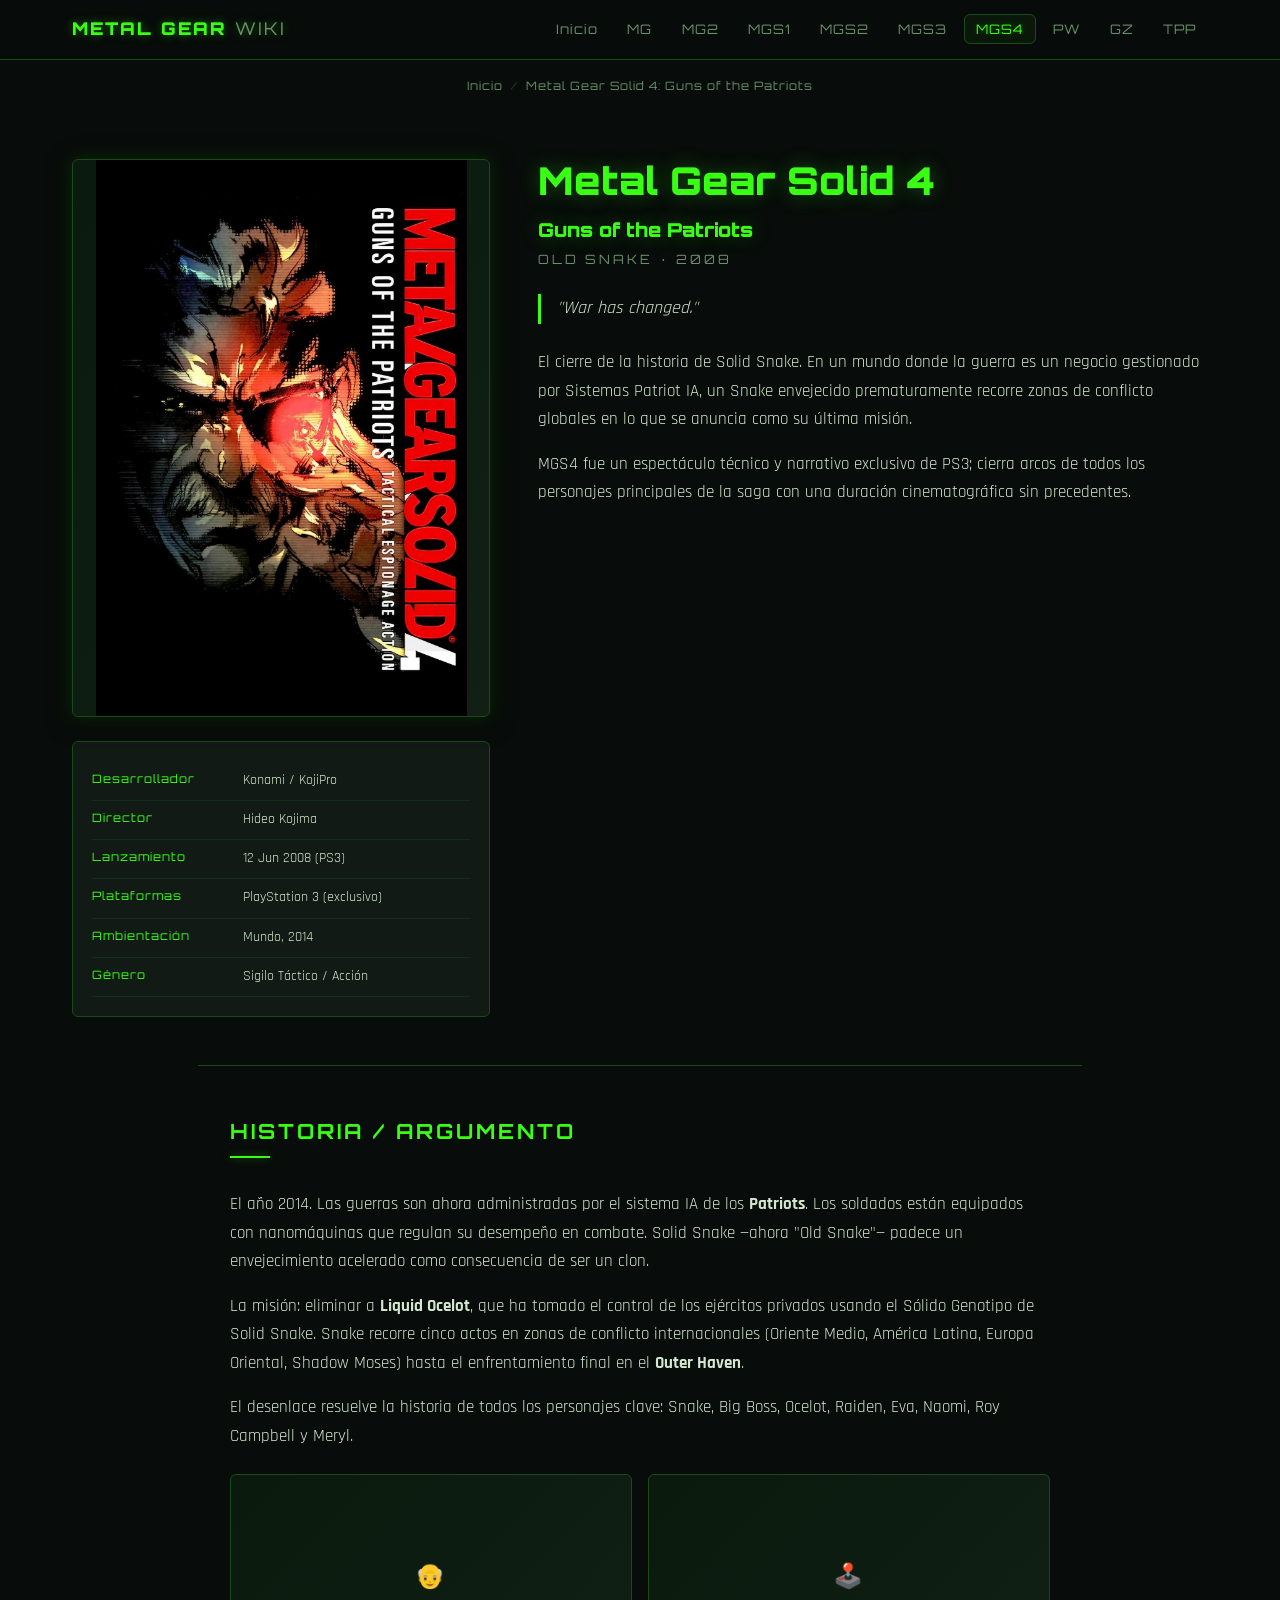
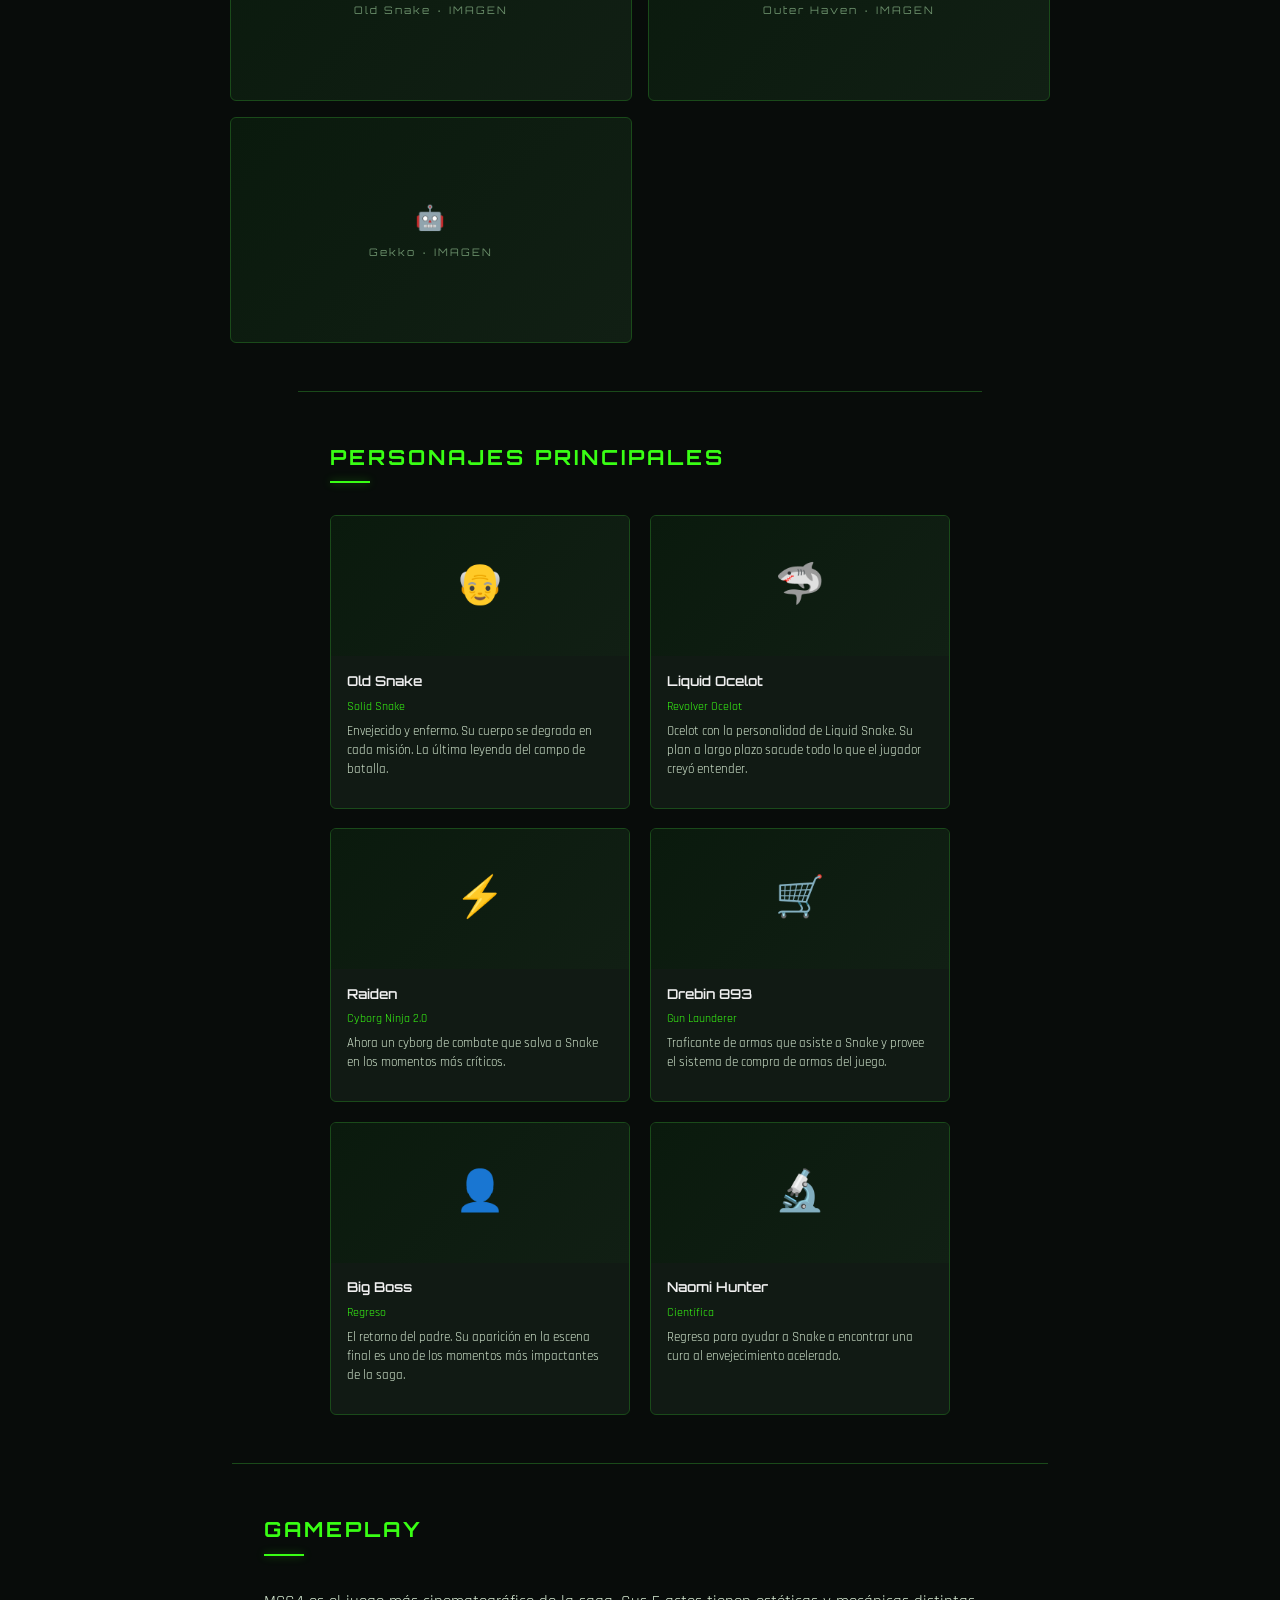
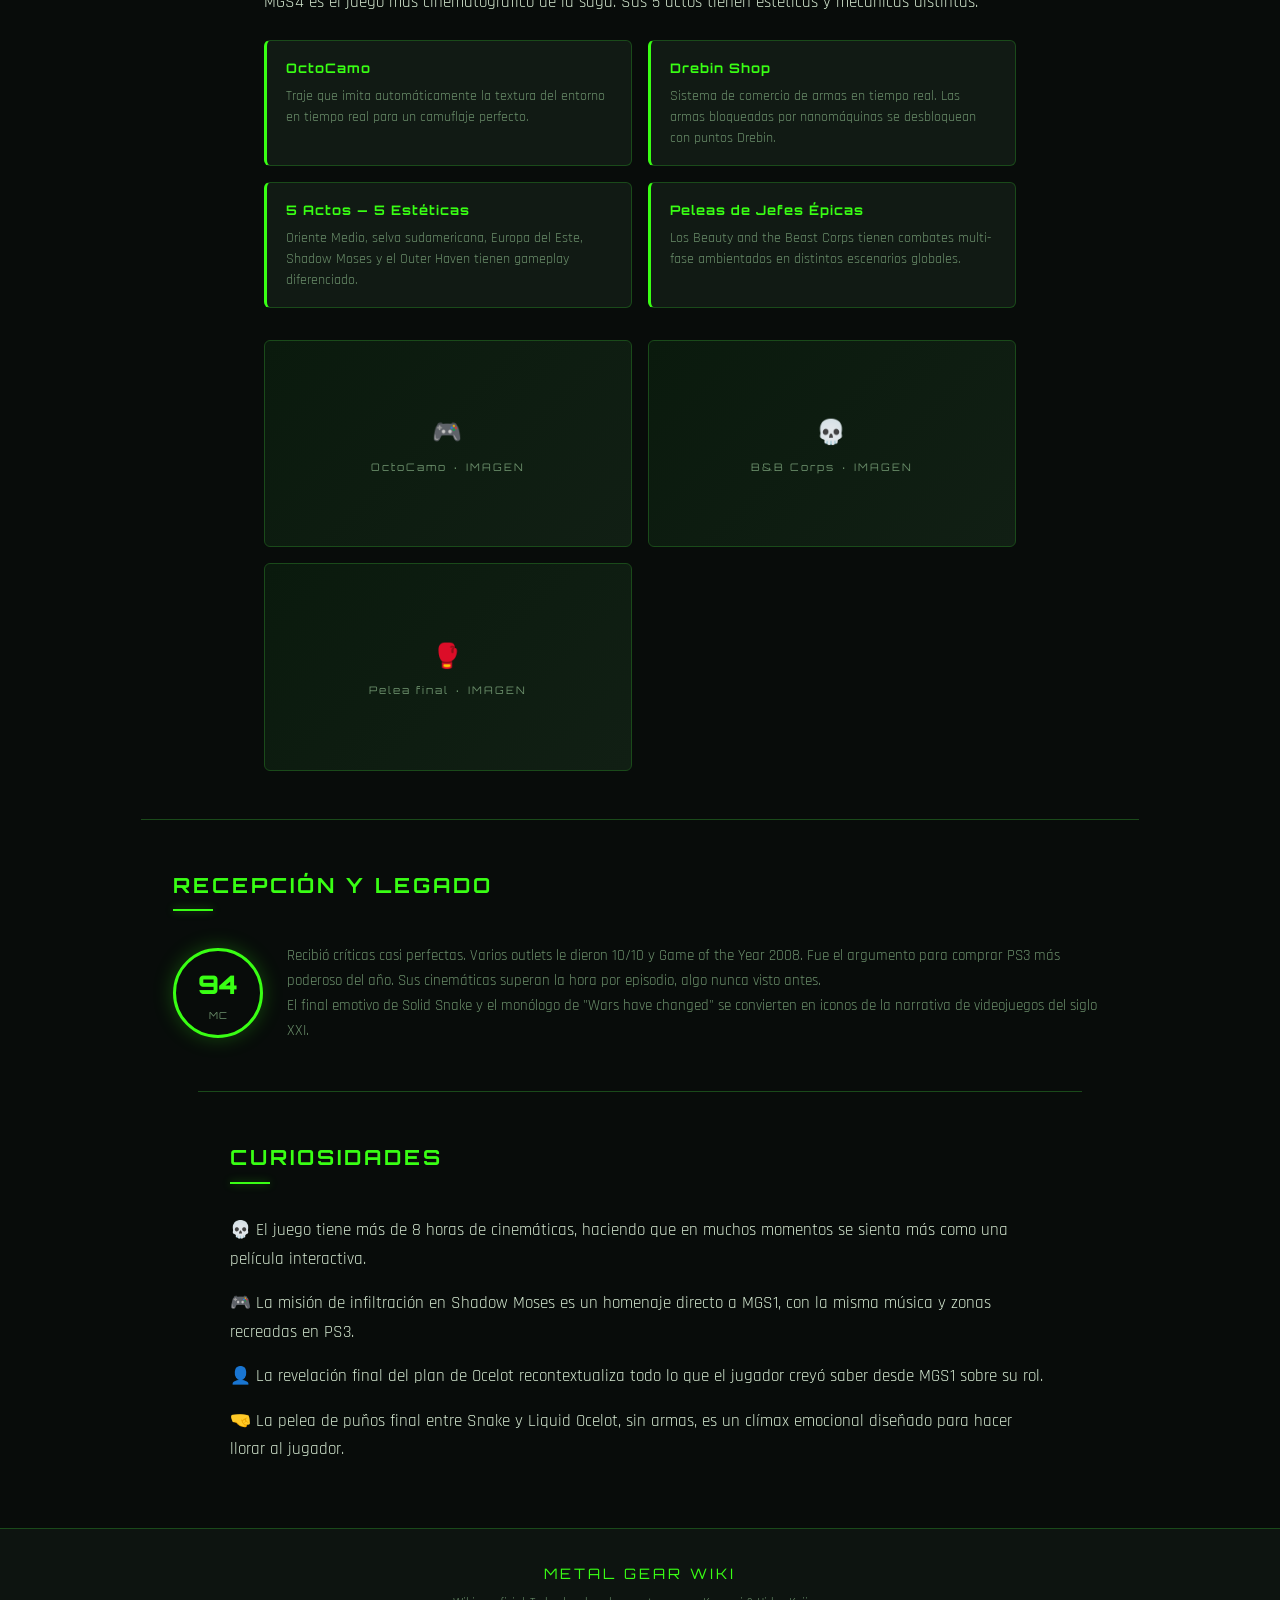
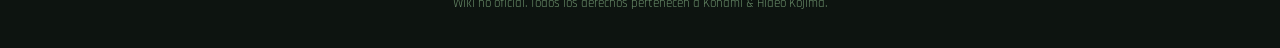
<file: games/mgs4.html>
<!DOCTYPE html>
<html lang="es">

<head>
    <meta charset="UTF-8">
    <meta name="viewport" content="width=device-width, initial-scale=1.0">
    <meta name="description"
        content="Guía de Metal Gear Solid 4: Guns of the Patriots — Old Snake, Drebin, Outer Haven y el final de la saga.">
    <title>Metal Gear Solid 4: Guns of the Patriots — Metal Gear Wiki</title>
    <link rel="stylesheet" href="../css/styles.css">
    <style>
        .fade-in {
            opacity: 0;
            transform: translateY(20px);
            transition: opacity 0.6s ease, transform 0.6s ease;
        }

        .fade-in.visible {
            opacity: 1;
            transform: translateY(0);
        }
    </style>
</head>

<body>
    <header>
        <div class="nav-inner">
            <a href="../index.html" class="nav-logo">METAL GEAR <span>WIKI</span></a>
            <nav>
                <ul>
                    <li><a href="../index.html">Inicio</a></li>
                    <li><a href="metal-gear.html">MG</a></li>
                    <li><a href="metal-gear-2.html">MG2</a></li>
                    <li><a href="mgs1.html">MGS1</a></li>
                    <li><a href="mgs2.html">MGS2</a></li>
                    <li><a href="mgs3.html">MGS3</a></li>
                    <li><a href="mgs4.html">MGS4</a></li>
                    <li><a href="peace-walker.html">PW</a></li>
                    <li><a href="ground-zeroes.html">GZ</a></li>
                    <li><a href="phantom-pain.html">TPP</a></li>
                </ul>
            </nav>
        </div>
    </header>
    <div class="breadcrumb">
        <a href="../index.html">Inicio</a><span class="sep">/</span>
        <span>Metal Gear Solid 4: Guns of the Patriots</span>
    </div>

    <div class="game-hero">
        <div class="game-cover-wrap">
            <div class="game-cover-img">
                <img src="../img/mgs4PJ.jpg" alt="Metal Gear Solid 4 Cover"
                    style="width:100%;height:100%;object-fit:contain;">
            </div>
            <div class="game-info-sidebar">
                <table>
                    <tr>
                        <td>Desarrollador</td>
                        <td>Konami / KojiPro</td>
                    </tr>
                    <tr>
                        <td>Director</td>
                        <td>Hideo Kojima</td>
                    </tr>
                    <tr>
                        <td>Lanzamiento</td>
                        <td>12 Jun 2008 (PS3)</td>
                    </tr>
                    <tr>
                        <td>Plataformas</td>
                        <td>PlayStation 3 (exclusivo)</td>
                    </tr>
                    <tr>
                        <td>Ambientación</td>
                        <td>Mundo, 2014</td>
                    </tr>
                    <tr>
                        <td>Género</td>
                        <td>Sigilo Táctico / Acción</td>
                    </tr>
                </table>
            </div>
        </div>
        <div class="game-meta">
            <h1>Metal Gear Solid 4<br><span style="font-size:0.5em">Guns of the Patriots</span></h1>
            <p class="subtitle">OLD SNAKE · 2008</p>
            <p class="tagline">"War has changed."</p>
            <p>El cierre de la historia de Solid Snake. En un mundo donde la guerra es un negocio gestionado por
                Sistemas Patriot IA, un Snake envejecido prematuramente recorre zonas de conflicto globales en lo que se
                anuncia como su última misión.</p>
            <p>MGS4 fue un espectáculo técnico y narrativo exclusivo de PS3; cierra arcos de todos los personajes
                principales de la saga con una duración cinematográfica sin precedentes.</p>
        </div>
    </div>

    <div class="content-section">
        <h2>Historia / Argumento</h2>
        <div class="section-bar"></div>
        <p>El año 2014. Las guerras son ahora administradas por el sistema IA de los <strong>Patriots</strong>. Los
            soldados están equipados con nanomáquinas que regulan su desempeño en combate. Solid Snake —ahora "Old
            Snake"— padece un envejecimiento acelerado como consecuencia de ser un clon.</p>
        <p>La misión: eliminar a <strong>Liquid Ocelot</strong>, que ha tomado el control de los ejércitos privados
            usando el Sólido Genotipo de Solid Snake. Snake recorre cinco actos en zonas de conflicto internacionales
            (Oriente Medio, América Latina, Europa Oriental, Shadow Moses) hasta el enfrentamiento final en el
            <strong>Outer Haven</strong>.
        </p>
        <p>El desenlace resuelve la historia de todos los personajes clave: Snake, Big Boss, Ocelot, Raiden, Eva, Naomi,
            Roy Campbell y Meryl.</p>
        <div class="img-gallery">
            <div class="img-slot"><span class="img-slot-icon">👴</span><span>Old Snake · IMAGEN</span></div>
            <div class="img-slot"><span class="img-slot-icon">🕹️</span><span>Outer Haven · IMAGEN</span></div>
            <div class="img-slot"><span class="img-slot-icon">🤖</span><span>Gekko · IMAGEN</span></div>
        </div>
    </div>

    <div class="content-section">
        <h2>Personajes Principales</h2>
        <div class="section-bar"></div>
        <div class="chars-grid">
            <div class="char-card">
                <div class="char-img">👴</div>
                <div class="char-info">
                    <div class="char-name">Old Snake</div>
                    <div class="char-alias">Solid Snake</div>
                    <p class="char-desc">Envejecido y enfermo. Su cuerpo se degrada en cada misión. La última leyenda
                        del campo de batalla.</p>
                </div>
            </div>
            <div class="char-card">
                <div class="char-img">🦈</div>
                <div class="char-info">
                    <div class="char-name">Liquid Ocelot</div>
                    <div class="char-alias">Revolver Ocelot</div>
                    <p class="char-desc">Ocelot con la personalidad de Liquid Snake. Su plan a largo plazo sacude todo
                        lo que el jugador creyó entender.</p>
                </div>
            </div>
            <div class="char-card">
                <div class="char-img">⚡</div>
                <div class="char-info">
                    <div class="char-name">Raiden</div>
                    <div class="char-alias">Cyborg Ninja 2.0</div>
                    <p class="char-desc">Ahora un cyborg de combate que salva a Snake en los momentos más críticos.</p>
                </div>
            </div>
            <div class="char-card">
                <div class="char-img">🛒</div>
                <div class="char-info">
                    <div class="char-name">Drebin 893</div>
                    <div class="char-alias">Gun Launderer</div>
                    <p class="char-desc">Traficante de armas que asiste a Snake y provee el sistema de compra de armas
                        del juego.</p>
                </div>
            </div>
            <div class="char-card">
                <div class="char-img">👤</div>
                <div class="char-info">
                    <div class="char-name">Big Boss</div>
                    <div class="char-alias">Regreso</div>
                    <p class="char-desc">El retorno del padre. Su aparición en la escena final es uno de los momentos
                        más impactantes de la saga.</p>
                </div>
            </div>
            <div class="char-card">
                <div class="char-img">🔬</div>
                <div class="char-info">
                    <div class="char-name">Naomi Hunter</div>
                    <div class="char-alias">Científica</div>
                    <p class="char-desc">Regresa para ayudar a Snake a encontrar una cura al envejecimiento acelerado.
                    </p>
                </div>
            </div>
        </div>
    </div>

    <div class="content-section">
        <h2>Gameplay</h2>
        <div class="section-bar"></div>
        <p>MGS4 es el juego más cinematográfico de la saga. Sus 5 actos tienen estéticas y mecánicas distintas.</p>
        <div class="features-list">
            <div class="feature-item">
                <h4>OctoCamo</h4>
                <p>Traje que imita automáticamente la textura del entorno en tiempo real para un camuflaje perfecto.</p>
            </div>
            <div class="feature-item">
                <h4>Drebin Shop</h4>
                <p>Sistema de comercio de armas en tiempo real. Las armas bloqueadas por nanomáquinas se desbloquean con
                    puntos Drebin.</p>
            </div>
            <div class="feature-item">
                <h4>5 Actos — 5 Estéticas</h4>
                <p>Oriente Medio, selva sudamericana, Europa del Este, Shadow Moses y el Outer Haven tienen gameplay
                    diferenciado.</p>
            </div>
            <div class="feature-item">
                <h4>Peleas de Jefes Épicas</h4>
                <p>Los Beauty and the Beast Corps tienen combates multi-fase ambientados en distintos escenarios
                    globales.</p>
            </div>
        </div>
        <div class="img-gallery" style="margin-top:2rem;">
            <div class="img-slot"><span class="img-slot-icon">🎮</span><span>OctoCamo · IMAGEN</span></div>
            <div class="img-slot"><span class="img-slot-icon">💀</span><span>B&B Corps · IMAGEN</span></div>
            <div class="img-slot"><span class="img-slot-icon">🥊</span><span>Pelea final · IMAGEN</span></div>
        </div>
    </div>

    <div class="content-section">
        <h2>Recepción y Legado</h2>
        <div class="section-bar"></div>
        <div class="score-block">
            <div class="score-circle"><span class="score-number">94</span><span class="score-label">MC</span></div>
            <div class="score-text">
                <p>Recibió críticas casi perfectas. Varios outlets le dieron 10/10 y Game of the Year 2008. Fue el
                    argumento para comprar PS3 más poderoso del año. Sus cinemáticas superan la hora por episodio, algo
                    nunca visto antes.</p>
                <p>El final emotivo de Solid Snake y el monólogo de "Wars have changed" se convierten en iconos de la
                    narrativa de videojuegos del siglo XXI.</p>
            </div>
        </div>
    </div>

    <div class="content-section">
        <h2>Curiosidades</h2>
        <div class="section-bar"></div>
        <p>💀 El juego tiene más de 8 horas de cinemáticas, haciendo que en muchos momentos se sienta más como una
            película interactiva.</p>
        <p>🎮 La misión de infiltración en Shadow Moses es un homenaje directo a MGS1, con la misma música y zonas
            recreadas en PS3.</p>
        <p>👤 La revelación final del plan de Ocelot recontextualiza todo lo que el jugador creyó saber desde MGS1 sobre
            su rol.</p>
        <p>🤜 La pelea de puños final entre Snake y Liquid Ocelot, sin armas, es un clímax emocional diseñado para hacer
            llorar al jugador.</p>
    </div>

    <footer>
        <div class="footer-logo">METAL GEAR WIKI</div>
        <p class="footer-text">Wiki no oficial. Todos los derechos pertenecen a Konami &amp; Hideo Kojima.</p>
    </footer>
    <script src="../js/main.js"></script>
</body>

</html>
</file>
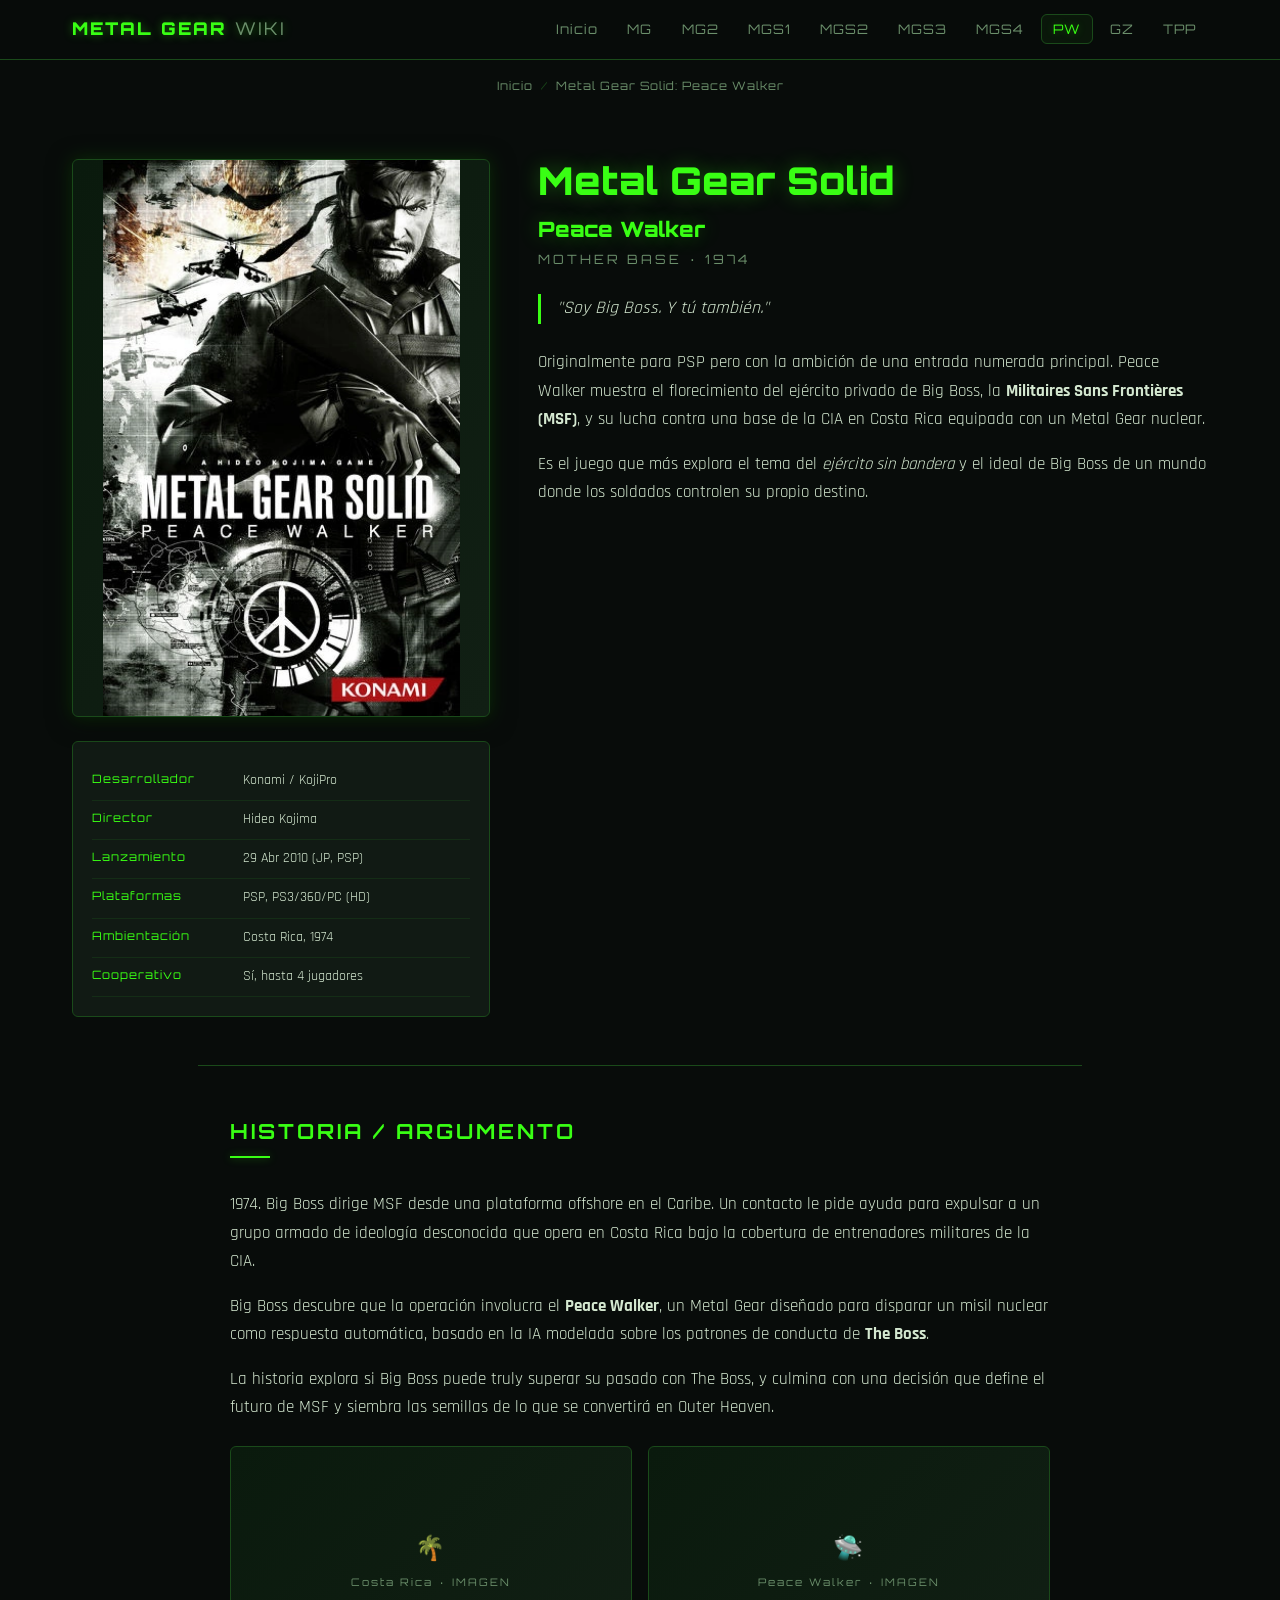
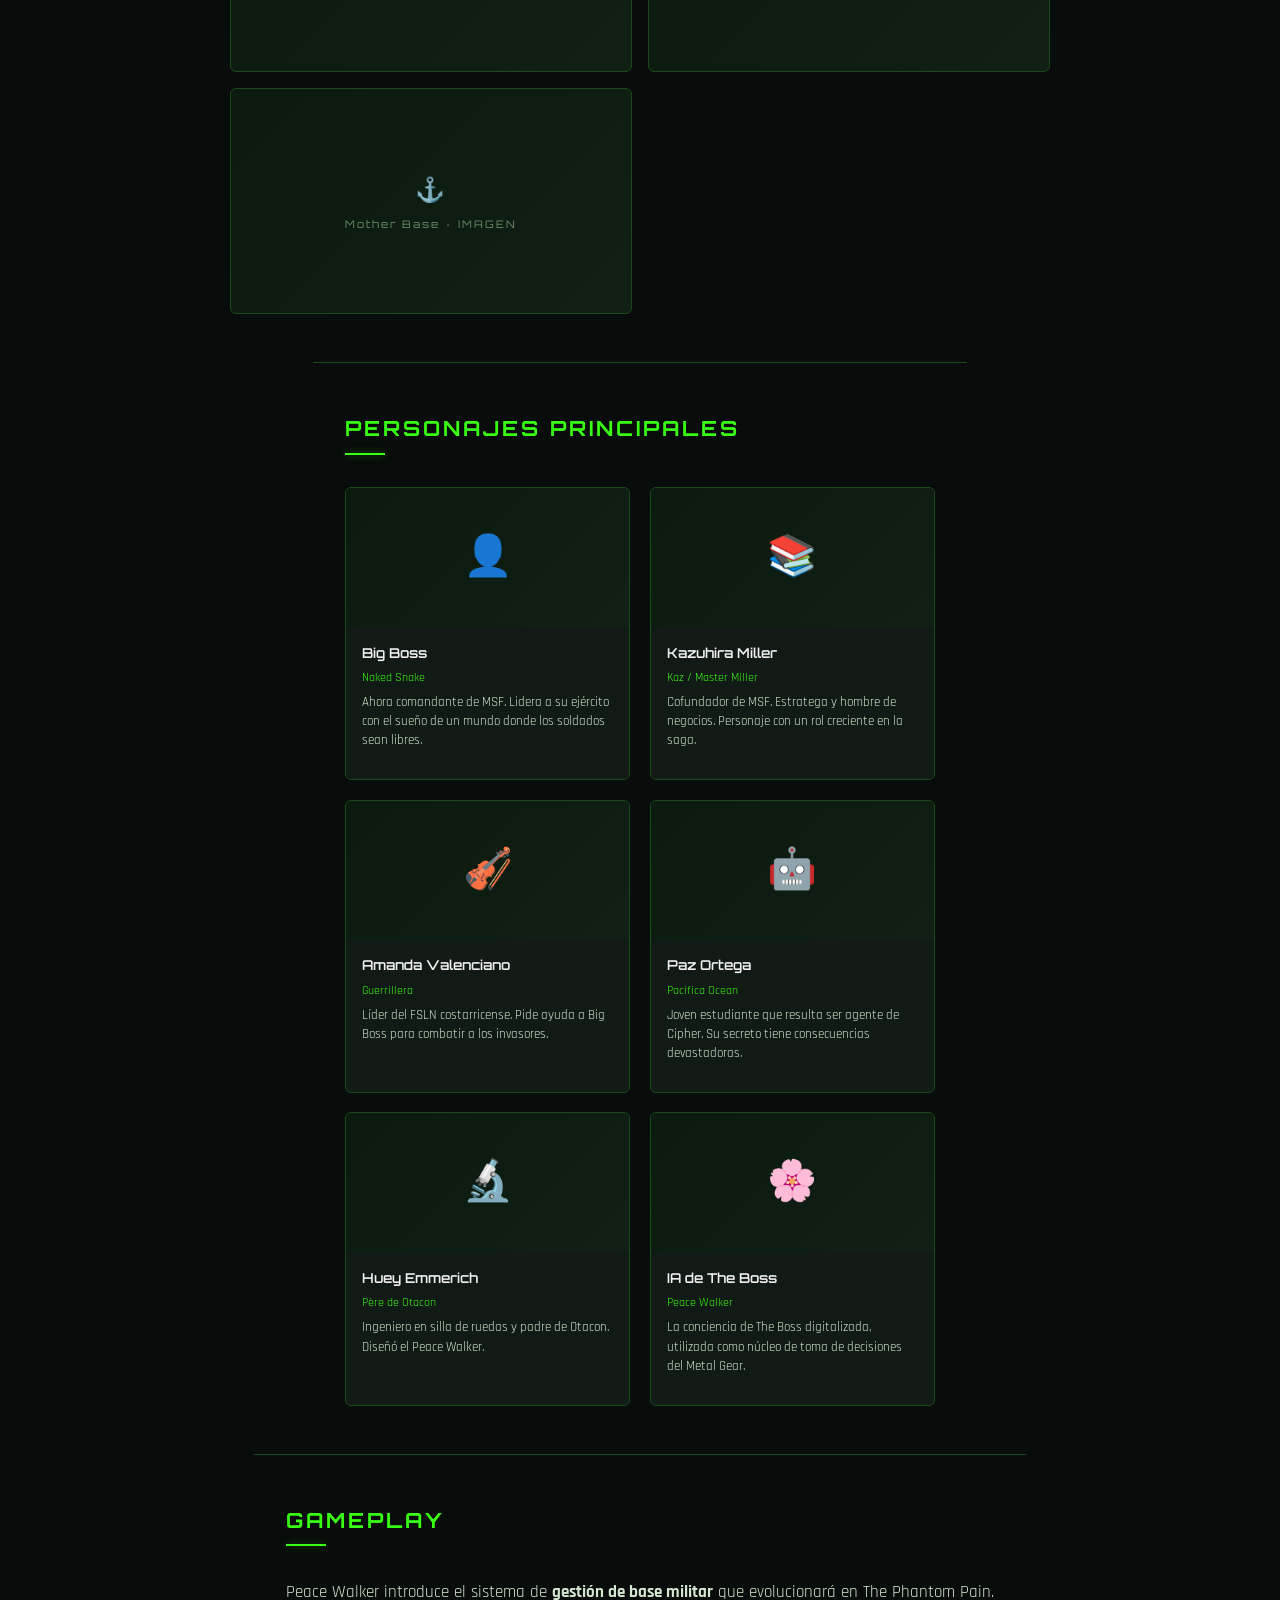
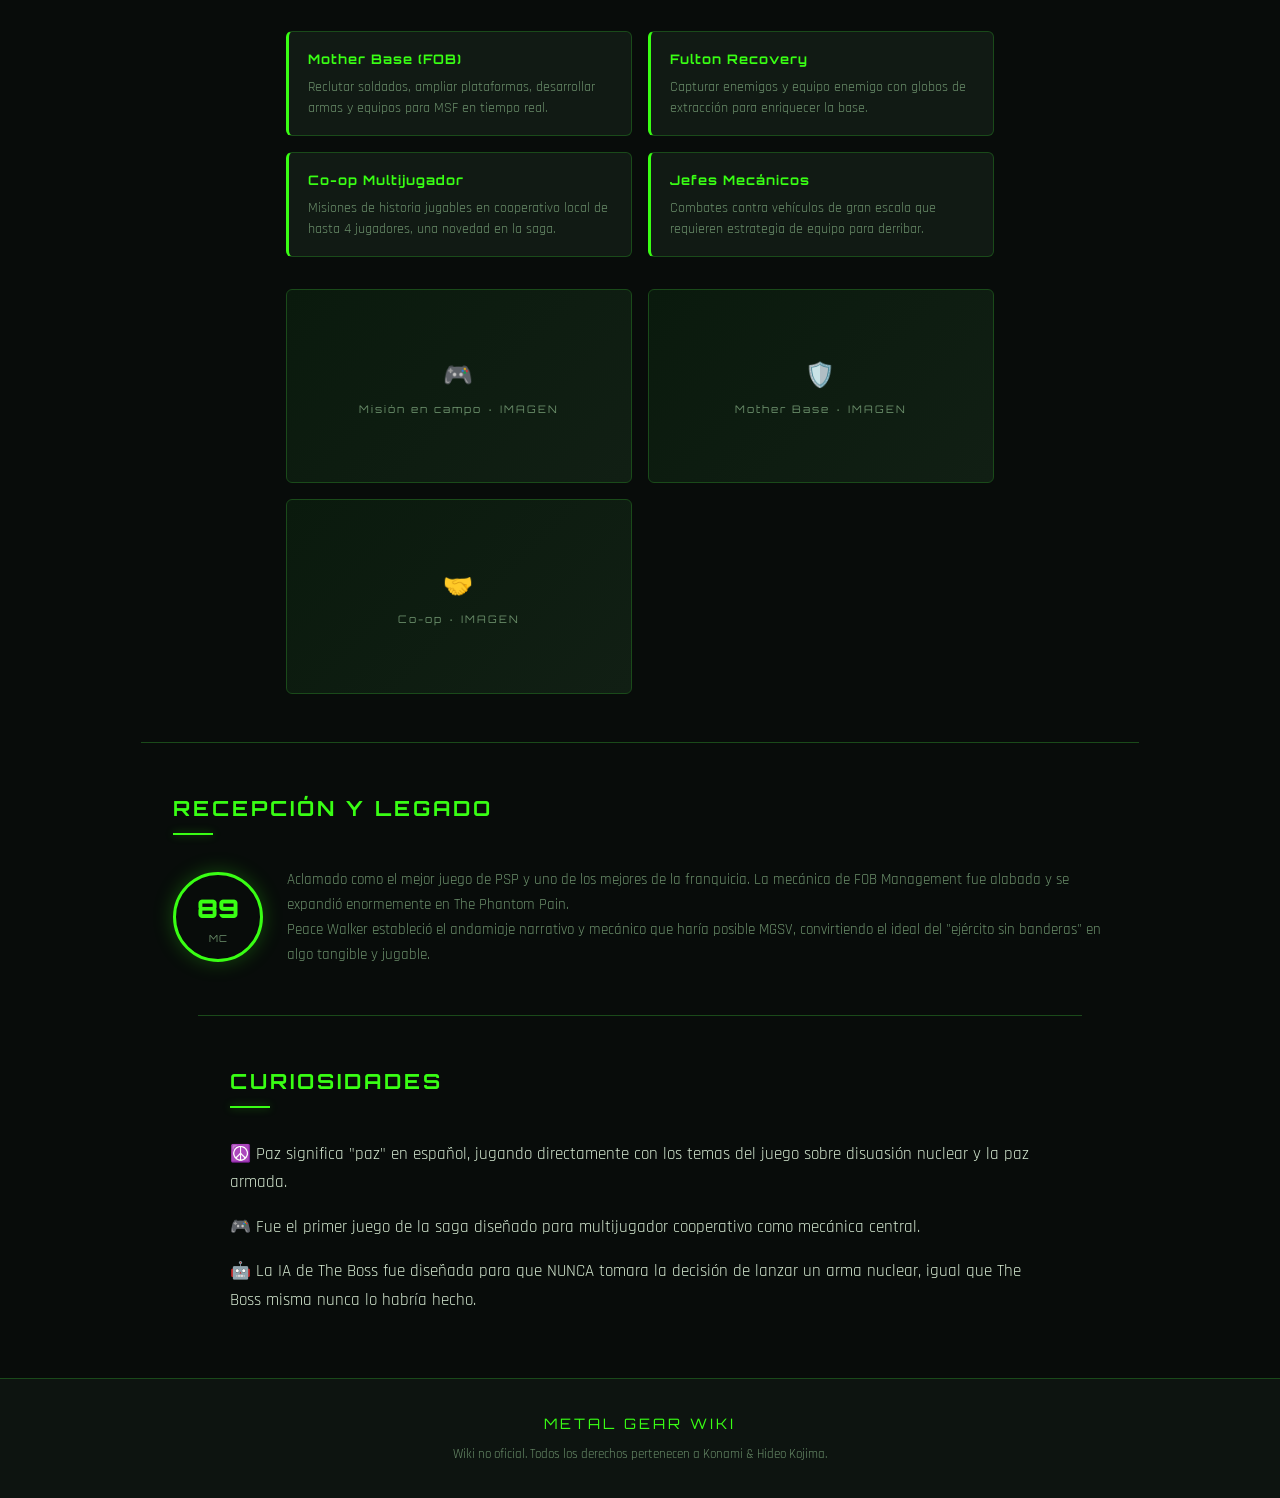
<file: games/peace-walker.html>
<!DOCTYPE html>
<html lang="es">

<head>
    <meta charset="UTF-8">
    <meta name="viewport" content="width=device-width, initial-scale=1.0">
    <meta name="description"
        content="Guía de Metal Gear Solid: Peace Walker — Big Boss, MSF, Costa Rica y el nacimiento de Mother Base.">
    <title>Metal Gear Solid: Peace Walker — Metal Gear Wiki</title>
    <link rel="stylesheet" href="../css/styles.css">
    <style>
        .fade-in {
            opacity: 0;
            transform: translateY(20px);
            transition: opacity 0.6s ease, transform 0.6s ease;
        }

        .fade-in.visible {
            opacity: 1;
            transform: translateY(0);
        }
    </style>
</head>

<body>
    <header>
        <div class="nav-inner">
            <a href="../index.html" class="nav-logo">METAL GEAR <span>WIKI</span></a>
            <nav>
                <ul>
                    <li><a href="../index.html">Inicio</a></li>
                    <li><a href="metal-gear.html">MG</a></li>
                    <li><a href="metal-gear-2.html">MG2</a></li>
                    <li><a href="mgs1.html">MGS1</a></li>
                    <li><a href="mgs2.html">MGS2</a></li>
                    <li><a href="mgs3.html">MGS3</a></li>
                    <li><a href="mgs4.html">MGS4</a></li>
                    <li><a href="peace-walker.html">PW</a></li>
                    <li><a href="ground-zeroes.html">GZ</a></li>
                    <li><a href="phantom-pain.html">TPP</a></li>
                </ul>
            </nav>
        </div>
    </header>
    <div class="breadcrumb">
        <a href="../index.html">Inicio</a><span class="sep">/</span>
        <span>Metal Gear Solid: Peace Walker</span>
    </div>

    <div class="game-hero">
        <div class="game-cover-wrap">
            <div class="game-cover-img">
                <img src="../img/mgspwPJ.jpg" alt="Peace Walker Cover"
                    style="width:100%;height:100%;object-fit:contain;">
            </div>
            <div class="game-info-sidebar">
                <table>
                    <tr>
                        <td>Desarrollador</td>
                        <td>Konami / KojiPro</td>
                    </tr>
                    <tr>
                        <td>Director</td>
                        <td>Hideo Kojima</td>
                    </tr>
                    <tr>
                        <td>Lanzamiento</td>
                        <td>29 Abr 2010 (JP, PSP)</td>
                    </tr>
                    <tr>
                        <td>Plataformas</td>
                        <td>PSP, PS3/360/PC (HD)</td>
                    </tr>
                    <tr>
                        <td>Ambientación</td>
                        <td>Costa Rica, 1974</td>
                    </tr>
                    <tr>
                        <td>Cooperativo</td>
                        <td>Sí, hasta 4 jugadores</td>
                    </tr>
                </table>
            </div>
        </div>
        <div class="game-meta">
            <h1>Metal Gear Solid<br><span style="font-size:0.55em">Peace Walker</span></h1>
            <p class="subtitle">MOTHER BASE · 1974</p>
            <p class="tagline">"Soy Big Boss. Y tú también."</p>
            <p>Originalmente para PSP pero con la ambición de una entrada numerada principal. Peace Walker muestra el
                florecimiento del ejército privado de Big Boss, la <strong>Militaires Sans Frontières (MSF)</strong>, y
                su lucha contra una base de la CIA en Costa Rica equipada con un Metal Gear nuclear.</p>
            <p>Es el juego que más explora el tema del <em>ejército sin bandera</em> y el ideal de Big Boss de un mundo
                donde los soldados controlen su propio destino.</p>
        </div>
    </div>

    <div class="content-section">
        <h2>Historia / Argumento</h2>
        <div class="section-bar"></div>
        <p>1974. Big Boss dirige MSF desde una plataforma offshore en el Caribe. Un contacto le pide ayuda para expulsar
            a un grupo armado de ideología desconocida que opera en Costa Rica bajo la cobertura de entrenadores
            militares de la CIA.</p>
        <p>Big Boss descubre que la operación involucra el <strong>Peace Walker</strong>, un Metal Gear diseñado para
            disparar un misil nuclear como respuesta automática, basado en la IA modelada sobre los patrones de conducta
            de <strong>The Boss</strong>.</p>
        <p>La historia explora si Big Boss puede truly superar su pasado con The Boss, y culmina con una decisión que
            define el futuro de MSF y siembra las semillas de lo que se convertirá en Outer Heaven.</p>
        <div class="img-gallery">
            <div class="img-slot"><span class="img-slot-icon">🌴</span><span>Costa Rica · IMAGEN</span></div>
            <div class="img-slot"><span class="img-slot-icon">🛸</span><span>Peace Walker · IMAGEN</span></div>
            <div class="img-slot"><span class="img-slot-icon">⚓</span><span>Mother Base · IMAGEN</span></div>
        </div>
    </div>

    <div class="content-section">
        <h2>Personajes Principales</h2>
        <div class="section-bar"></div>
        <div class="chars-grid">
            <div class="char-card">
                <div class="char-img">👤</div>
                <div class="char-info">
                    <div class="char-name">Big Boss</div>
                    <div class="char-alias">Naked Snake</div>
                    <p class="char-desc">Ahora comandante de MSF. Lidera a su ejército con el sueño de un mundo donde
                        los soldados sean libres.</p>
                </div>
            </div>
            <div class="char-card">
                <div class="char-img">📚</div>
                <div class="char-info">
                    <div class="char-name">Kazuhira Miller</div>
                    <div class="char-alias">Kaz / Master Miller</div>
                    <p class="char-desc">Cofundador de MSF. Estratega y hombre de negocios. Personaje con un rol
                        creciente en la saga.</p>
                </div>
            </div>
            <div class="char-card">
                <div class="char-img">🎻</div>
                <div class="char-info">
                    <div class="char-name">Amanda Valenciano</div>
                    <div class="char-alias">Guerrillera</div>
                    <p class="char-desc">Líder del FSLN costarricense. Pide ayuda a Big Boss para combatir a los
                        invasores.</p>
                </div>
            </div>
            <div class="char-card">
                <div class="char-img">🤖</div>
                <div class="char-info">
                    <div class="char-name">Paz Ortega</div>
                    <div class="char-alias">Pacifica Ocean</div>
                    <p class="char-desc">Joven estudiante que resulta ser agente de Cipher. Su secreto tiene
                        consecuencias devastadoras.</p>
                </div>
            </div>
            <div class="char-card">
                <div class="char-img">🔬</div>
                <div class="char-info">
                    <div class="char-name">Huey Emmerich</div>
                    <div class="char-alias">Père de Otacon</div>
                    <p class="char-desc">Ingeniero en silla de ruedas y padre de Otacon. Diseñó el Peace Walker.</p>
                </div>
            </div>
            <div class="char-card">
                <div class="char-img">🌸</div>
                <div class="char-info">
                    <div class="char-name">IA de The Boss</div>
                    <div class="char-alias">Peace Walker</div>
                    <p class="char-desc">La conciencia de The Boss digitalizada, utilizada como núcleo de toma de
                        decisiones del Metal Gear.</p>
                </div>
            </div>
        </div>
    </div>

    <div class="content-section">
        <h2>Gameplay</h2>
        <div class="section-bar"></div>
        <p>Peace Walker introduce el sistema de <strong>gestión de base militar</strong> que evolucionará en The Phantom
            Pain.</p>
        <div class="features-list">
            <div class="feature-item">
                <h4>Mother Base (FOB)</h4>
                <p>Reclutar soldados, ampliar plataformas, desarrollar armas y equipos para MSF en tiempo real.</p>
            </div>
            <div class="feature-item">
                <h4>Fulton Recovery</h4>
                <p>Capturar enemigos y equipo enemigo con globos de extracción para enriquecer la base.</p>
            </div>
            <div class="feature-item">
                <h4>Co-op Multijugador</h4>
                <p>Misiones de historia jugables en cooperativo local de hasta 4 jugadores, una novedad en la saga.</p>
            </div>
            <div class="feature-item">
                <h4>Jefes Mecánicos</h4>
                <p>Combates contra vehículos de gran escala que requieren estrategia de equipo para derribar.</p>
            </div>
        </div>
        <div class="img-gallery" style="margin-top:2rem;">
            <div class="img-slot"><span class="img-slot-icon">🎮</span><span>Misión en campo · IMAGEN</span></div>
            <div class="img-slot"><span class="img-slot-icon">🛡️</span><span>Mother Base · IMAGEN</span></div>
            <div class="img-slot"><span class="img-slot-icon">🤝</span><span>Co-op · IMAGEN</span></div>
        </div>
    </div>

    <div class="content-section">
        <h2>Recepción y Legado</h2>
        <div class="section-bar"></div>
        <div class="score-block">
            <div class="score-circle"><span class="score-number">89</span><span class="score-label">MC</span></div>
            <div class="score-text">
                <p>Aclamado como el mejor juego de PSP y uno de los mejores de la franquicia. La mecánica de FOB
                    Management fue alabada y se expandió enormemente en The Phantom Pain.</p>
                <p>Peace Walker estableció el andamiaje narrativo y mecánico que haría posible MGSV, convirtiendo el
                    ideal del "ejército sin banderas" en algo tangible y jugable.</p>
            </div>
        </div>
    </div>

    <div class="content-section">
        <h2>Curiosidades</h2>
        <div class="section-bar"></div>
        <p>☮️ Paz significa "paz" en español, jugando directamente con los temas del juego sobre disuasión nuclear y la
            paz armada.</p>
        <p>🎮 Fue el primer juego de la saga diseñado para multijugador cooperativo como mecánica central.</p>
        <p>🤖 La IA de The Boss fue diseñada para que NUNCA tomara la decisión de lanzar un arma nuclear, igual que The
            Boss misma nunca lo habría hecho.</p>
    </div>

    <footer>
        <div class="footer-logo">METAL GEAR WIKI</div>
        <p class="footer-text">Wiki no oficial. Todos los derechos pertenecen a Konami &amp; Hideo Kojima.</p>
    </footer>
    <script src="../js/main.js"></script>
</body>

</html>
</file>
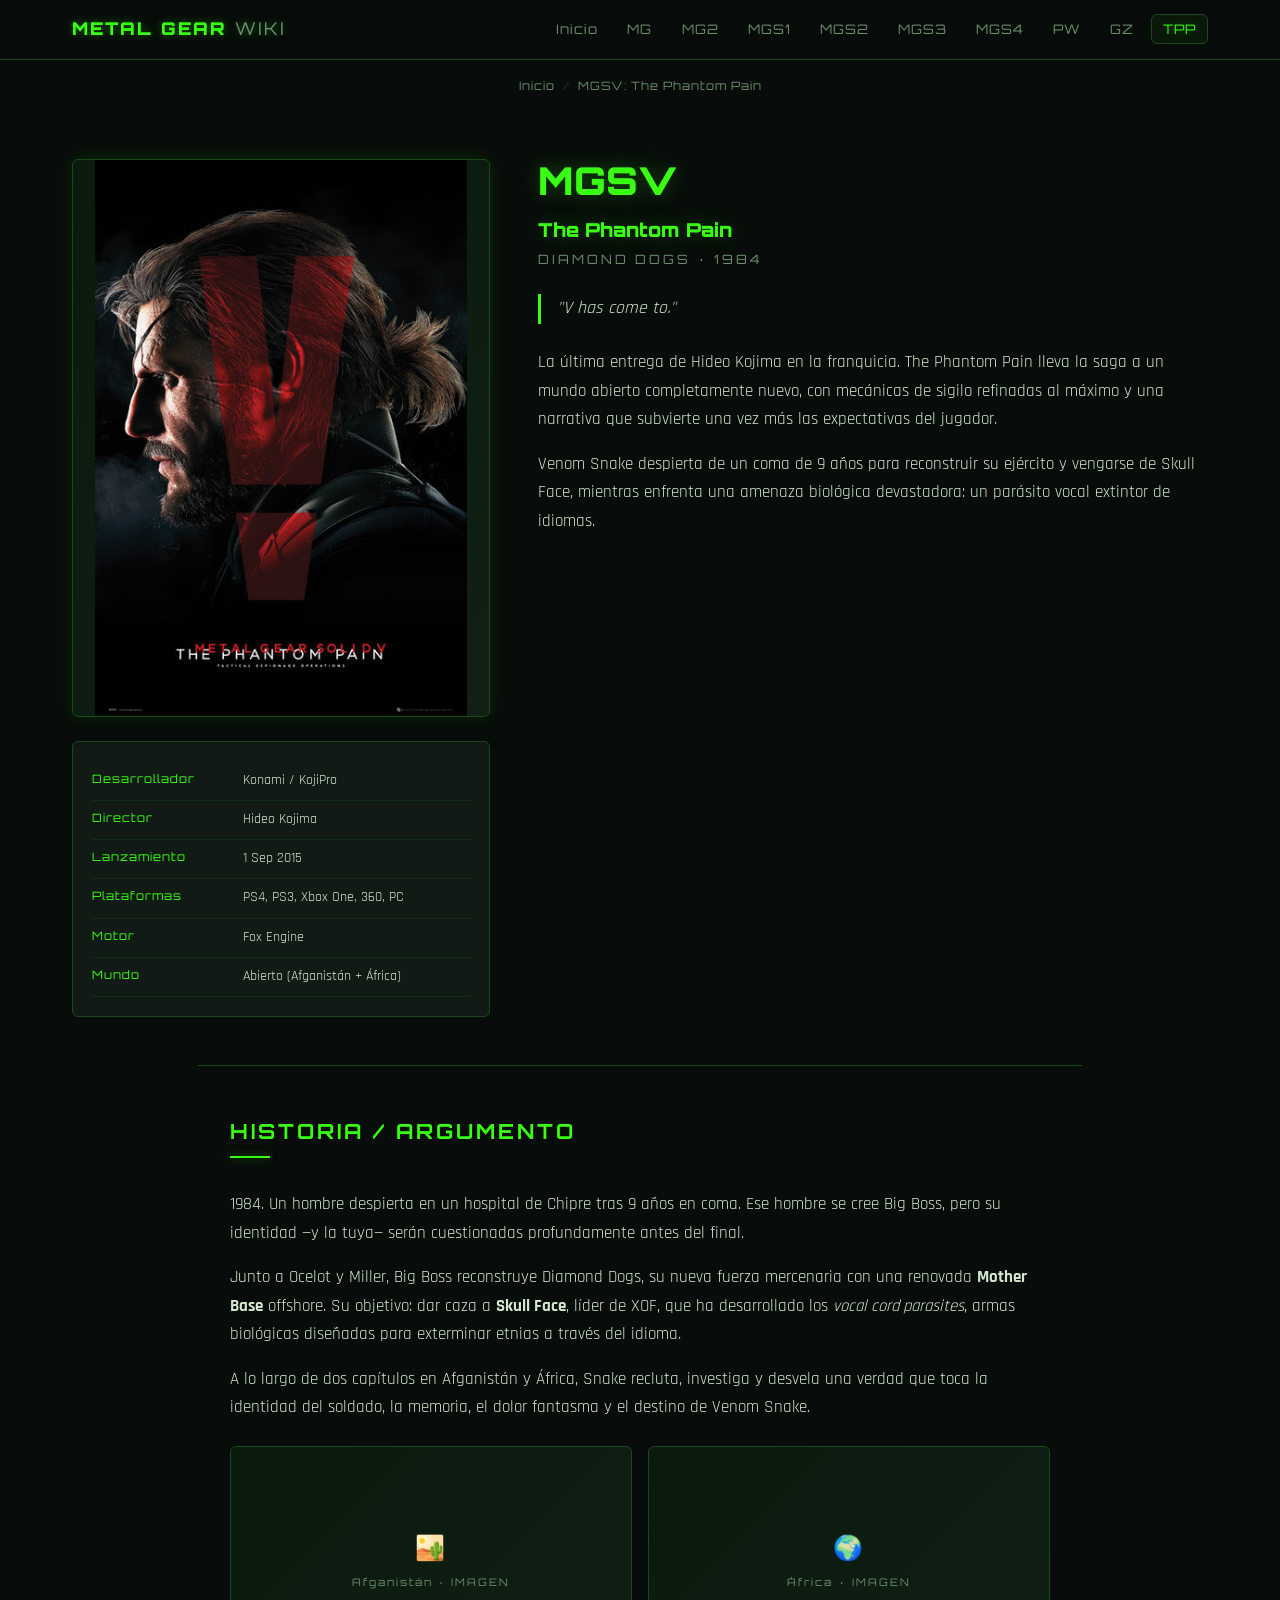
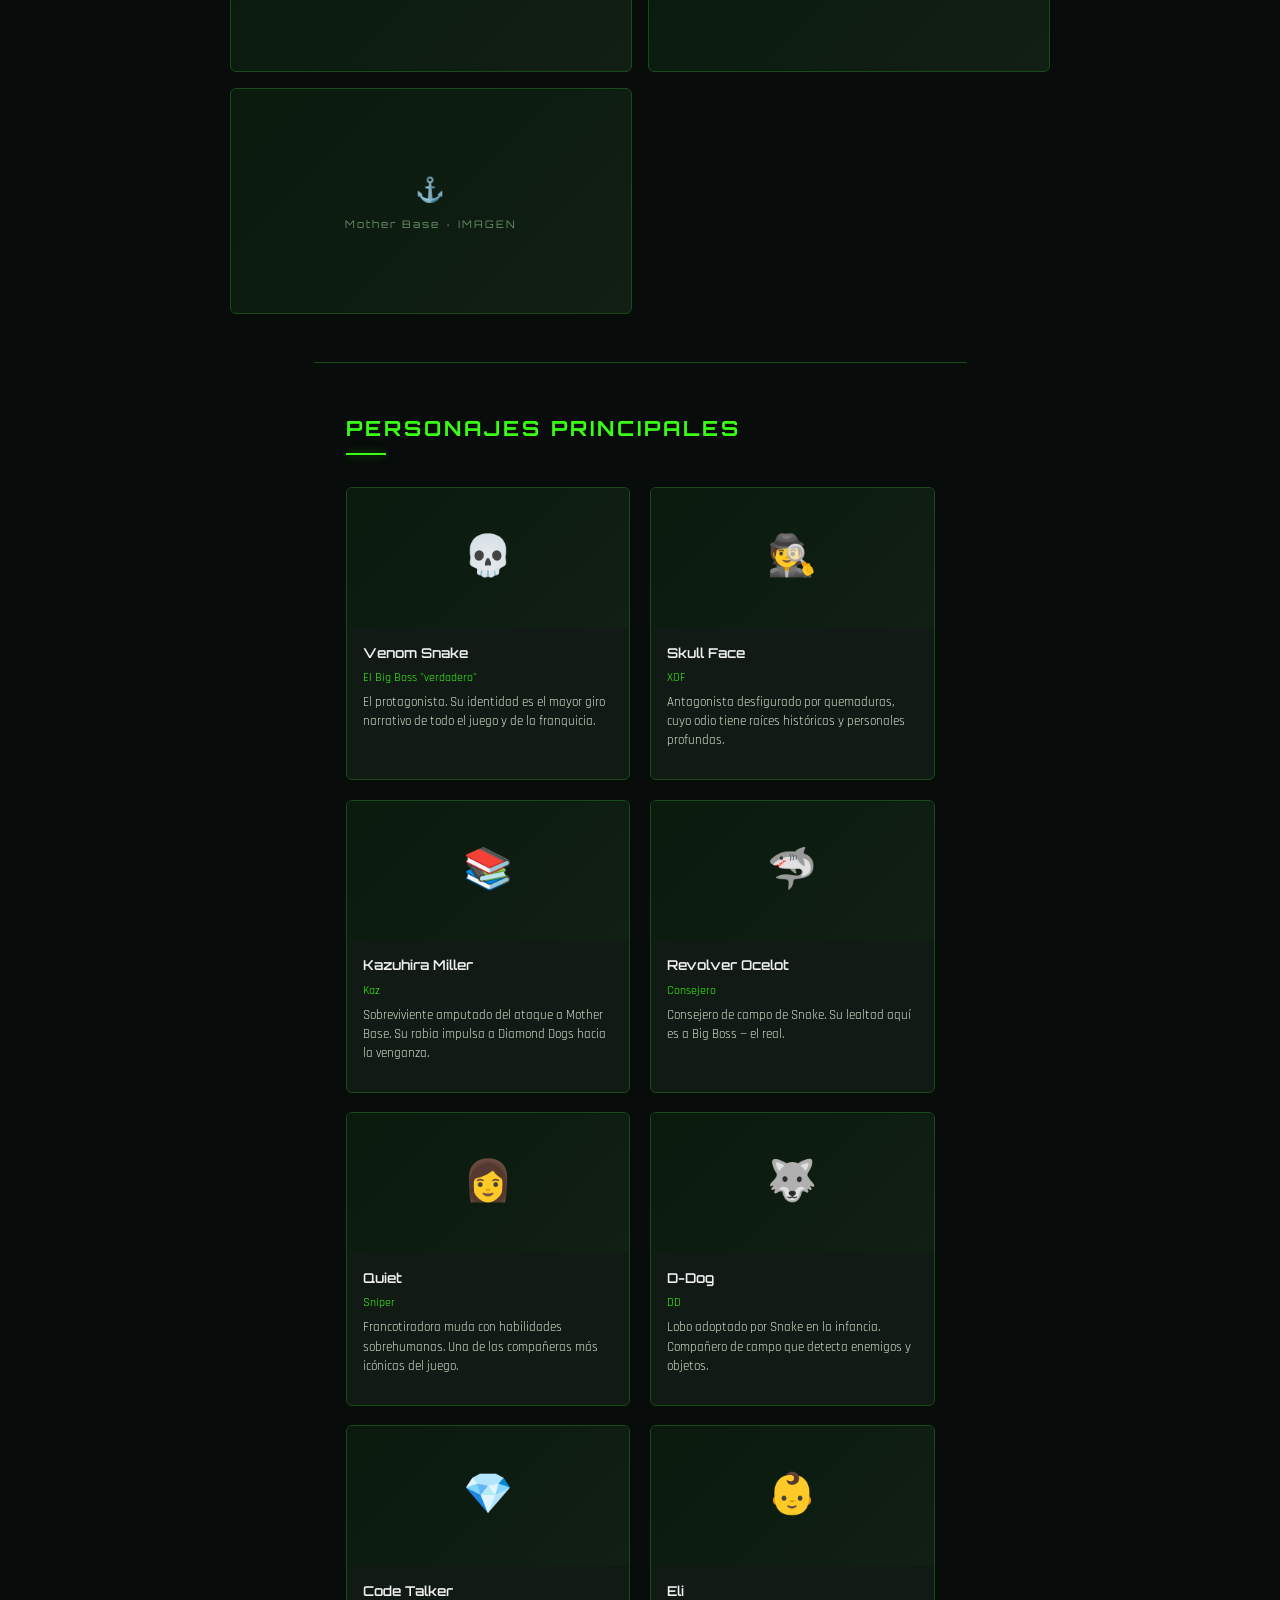
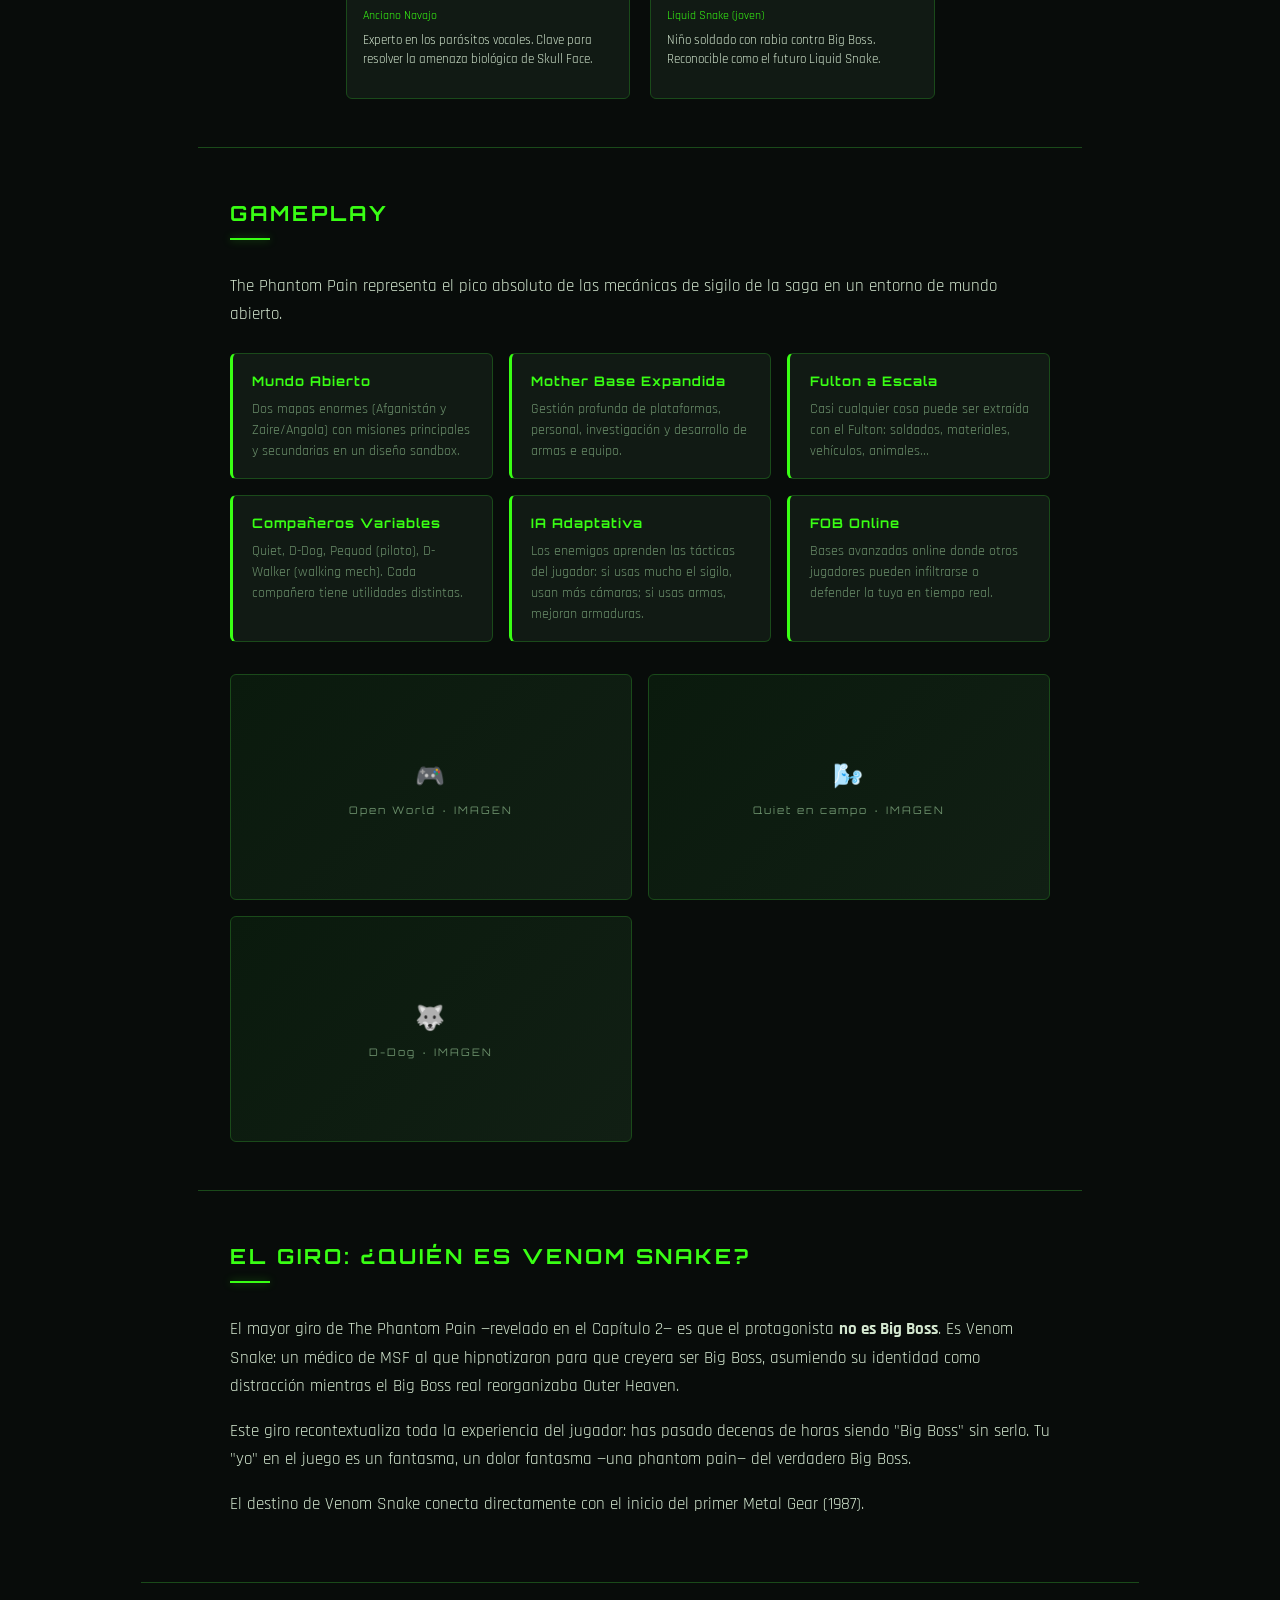
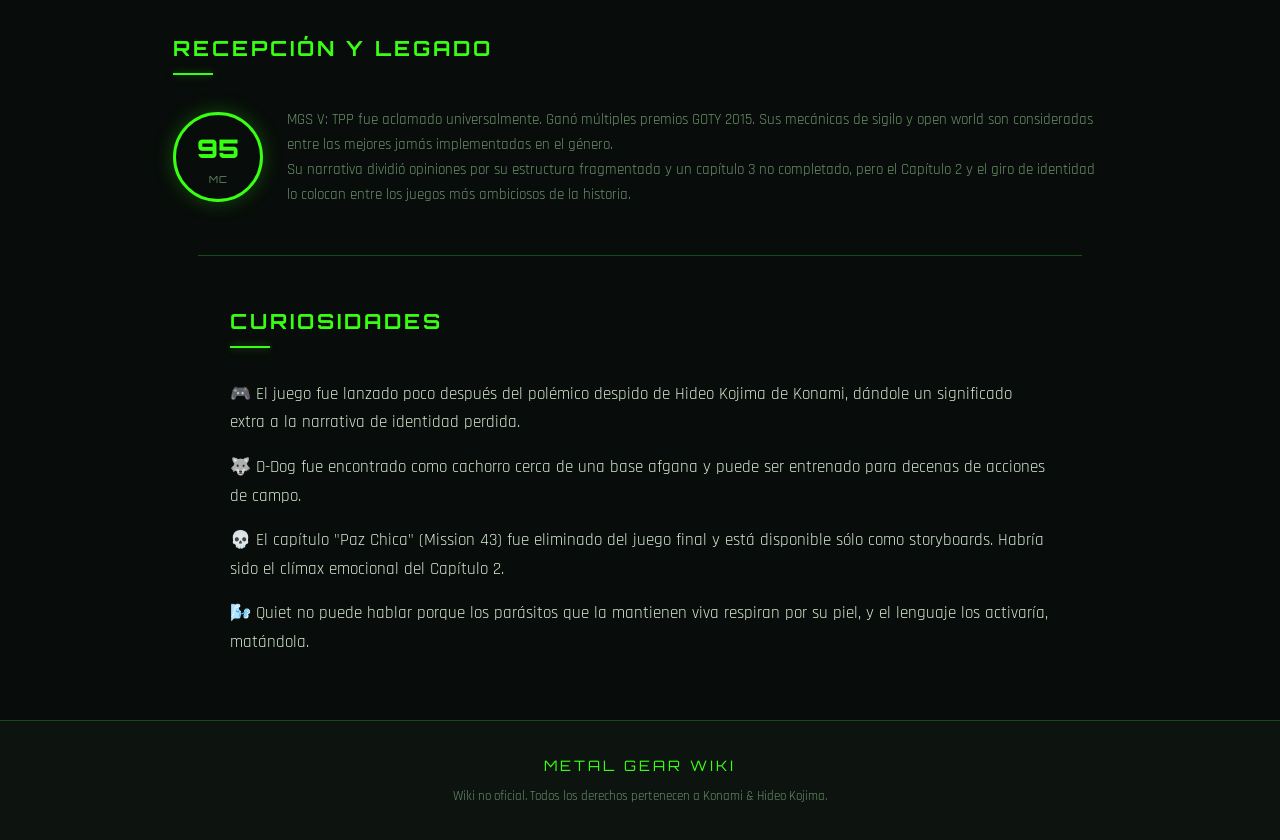
<file: games/phantom-pain.html>
<!DOCTYPE html>
<html lang="es">

<head>
    <meta charset="UTF-8">
    <meta name="viewport" content="width=device-width, initial-scale=1.0">
    <meta name="description"
        content="Guía de Metal Gear Solid V: The Phantom Pain — mundo abierto, Diamond Dogs, Skull Face y Venom Snake.">
    <title>MGSV: The Phantom Pain — Metal Gear Wiki</title>
    <link rel="stylesheet" href="../css/styles.css">
    <style>
        .fade-in {
            opacity: 0;
            transform: translateY(20px);
            transition: opacity 0.6s ease, transform 0.6s ease;
        }

        .fade-in.visible {
            opacity: 1;
            transform: translateY(0);
        }
    </style>
</head>

<body>
    <header>
        <div class="nav-inner">
            <a href="../index.html" class="nav-logo">METAL GEAR <span>WIKI</span></a>
            <nav>
                <ul>
                    <li><a href="../index.html">Inicio</a></li>
                    <li><a href="metal-gear.html">MG</a></li>
                    <li><a href="metal-gear-2.html">MG2</a></li>
                    <li><a href="mgs1.html">MGS1</a></li>
                    <li><a href="mgs2.html">MGS2</a></li>
                    <li><a href="mgs3.html">MGS3</a></li>
                    <li><a href="mgs4.html">MGS4</a></li>
                    <li><a href="peace-walker.html">PW</a></li>
                    <li><a href="ground-zeroes.html">GZ</a></li>
                    <li><a href="phantom-pain.html">TPP</a></li>
                </ul>
            </nav>
        </div>
    </header>
    <div class="breadcrumb">
        <a href="../index.html">Inicio</a><span class="sep">/</span>
        <span>MGSV: The Phantom Pain</span>
    </div>

    <div class="game-hero">
        <div class="game-cover-wrap">
            <div class="game-cover-img">
                <img src="../img/mgs5ppPJ.jpg" alt="The Phantom Pain Cover"
                    style="width:100%;height:100%;object-fit:contain;">
            </div>
            <div class="game-info-sidebar">
                <table>
                    <tr>
                        <td>Desarrollador</td>
                        <td>Konami / KojiPro</td>
                    </tr>
                    <tr>
                        <td>Director</td>
                        <td>Hideo Kojima</td>
                    </tr>
                    <tr>
                        <td>Lanzamiento</td>
                        <td>1 Sep 2015</td>
                    </tr>
                    <tr>
                        <td>Plataformas</td>
                        <td>PS4, PS3, Xbox One, 360, PC</td>
                    </tr>
                    <tr>
                        <td>Motor</td>
                        <td>Fox Engine</td>
                    </tr>
                    <tr>
                        <td>Mundo</td>
                        <td>Abierto (Afganistán + África)</td>
                    </tr>
                </table>
            </div>
        </div>
        <div class="game-meta">
            <h1>MGSV<br><span style="font-size:0.5em">The Phantom Pain</span></h1>
            <p class="subtitle">DIAMOND DOGS · 1984</p>
            <p class="tagline">"V has come to."</p>
            <p>La última entrega de Hideo Kojima en la franquicia. The Phantom Pain lleva la saga a un mundo abierto
                completamente nuevo, con mecánicas de sigilo refinadas al máximo y una narrativa que subvierte una vez
                más las expectativas del jugador.</p>
            <p>Venom Snake despierta de un coma de 9 años para reconstruir su ejército y vengarse de Skull Face,
                mientras enfrenta una amenaza biológica devastadora: un parásito vocal extintor de idiomas.</p>
        </div>
    </div>

    <div class="content-section">
        <h2>Historia / Argumento</h2>
        <div class="section-bar"></div>
        <p>1984. Un hombre despierta en un hospital de Chipre tras 9 años en coma. Ese hombre se cree Big Boss, pero su
            identidad —y la tuya— serán cuestionadas profundamente antes del final.</p>
        <p>Junto a Ocelot y Miller, Big Boss reconstruye Diamond Dogs, su nueva fuerza mercenaria con una renovada
            <strong>Mother Base</strong> offshore. Su objetivo: dar caza a <strong>Skull Face</strong>, líder de XOF,
            que ha desarrollado los <em>vocal cord parasites</em>, armas biológicas diseñadas para exterminar etnias a
            través del idioma.
        </p>
        <p>A lo largo de dos capítulos en Afganistán y África, Snake recluta, investiga y desvela una verdad que toca la
            identidad del soldado, la memoria, el dolor fantasma y el destino de Venom Snake.</p>
        <div class="img-gallery">
            <div class="img-slot"><span class="img-slot-icon">🏜️</span><span>Afganistán · IMAGEN</span></div>
            <div class="img-slot"><span class="img-slot-icon">🌍</span><span>África · IMAGEN</span></div>
            <div class="img-slot"><span class="img-slot-icon">⚓</span><span>Mother Base · IMAGEN</span></div>
        </div>
    </div>

    <div class="content-section">
        <h2>Personajes Principales</h2>
        <div class="section-bar"></div>
        <div class="chars-grid">
            <div class="char-card">
                <div class="char-img">💀</div>
                <div class="char-info">
                    <div class="char-name">Venom Snake</div>
                    <div class="char-alias">El Big Boss "verdadero"</div>
                    <p class="char-desc">El protagonista. Su identidad es el mayor giro narrativo de todo el juego y de
                        la franquicia.</p>
                </div>
            </div>
            <div class="char-card">
                <div class="char-img">🕵️</div>
                <div class="char-info">
                    <div class="char-name">Skull Face</div>
                    <div class="char-alias">XOF</div>
                    <p class="char-desc">Antagonista desfigurado por quemaduras, cuyo odio tiene raíces históricas y
                        personales profundas.</p>
                </div>
            </div>
            <div class="char-card">
                <div class="char-img">📚</div>
                <div class="char-info">
                    <div class="char-name">Kazuhira Miller</div>
                    <div class="char-alias">Kaz</div>
                    <p class="char-desc">Sobreviviente amputado del ataque a Mother Base. Su rabia impulsa a Diamond
                        Dogs hacia la venganza.</p>
                </div>
            </div>
            <div class="char-card">
                <div class="char-img">🦈</div>
                <div class="char-info">
                    <div class="char-name">Revolver Ocelot</div>
                    <div class="char-alias">Consejero</div>
                    <p class="char-desc">Consejero de campo de Snake. Su lealtad aquí es a Big Boss — el real.</p>
                </div>
            </div>
            <div class="char-card">
                <div class="char-img">👩</div>
                <div class="char-info">
                    <div class="char-name">Quiet</div>
                    <div class="char-alias">Sniper</div>
                    <p class="char-desc">Francotiradora muda con habilidades sobrehumanas. Una de las compañeras más
                        icónicas del juego.</p>
                </div>
            </div>
            <div class="char-card">
                <div class="char-img">🐺</div>
                <div class="char-info">
                    <div class="char-name">D-Dog</div>
                    <div class="char-alias">DD</div>
                    <p class="char-desc">Lobo adoptado por Snake en la infancia. Compañero de campo que detecta enemigos
                        y objetos.</p>
                </div>
            </div>
            <div class="char-card">
                <div class="char-img">💎</div>
                <div class="char-info">
                    <div class="char-name">Code Talker</div>
                    <div class="char-alias">Anciano Navajo</div>
                    <p class="char-desc">Experto en los parásitos vocales. Clave para resolver la amenaza biológica de
                        Skull Face.</p>
                </div>
            </div>
            <div class="char-card">
                <div class="char-img">👶</div>
                <div class="char-info">
                    <div class="char-name">Eli</div>
                    <div class="char-alias">Liquid Snake (joven)</div>
                    <p class="char-desc">Niño soldado con rabia contra Big Boss. Reconocible como el futuro Liquid
                        Snake.</p>
                </div>
            </div>
        </div>
    </div>

    <div class="content-section">
        <h2>Gameplay</h2>
        <div class="section-bar"></div>
        <p>The Phantom Pain representa el pico absoluto de las mecánicas de sigilo de la saga en un entorno de mundo
            abierto.</p>
        <div class="features-list">
            <div class="feature-item">
                <h4>Mundo Abierto</h4>
                <p>Dos mapas enormes (Afganistán y Zaire/Angola) con misiones principales y secundarias en un diseño
                    sandbox.</p>
            </div>
            <div class="feature-item">
                <h4>Mother Base Expandida</h4>
                <p>Gestión profunda de plataformas, personal, investigación y desarrollo de armas e equipo.</p>
            </div>
            <div class="feature-item">
                <h4>Fulton a Escala</h4>
                <p>Casi cualquier cosa puede ser extraída con el Fulton: soldados, materiales, vehículos, animales...
                </p>
            </div>
            <div class="feature-item">
                <h4>Compañeros Variables</h4>
                <p>Quiet, D-Dog, Pequod (piloto), D-Walker (walking mech). Cada compañero tiene utilidades distintas.
                </p>
            </div>
            <div class="feature-item">
                <h4>IA Adaptativa</h4>
                <p>Los enemigos aprenden las tácticas del jugador: si usas mucho el sigilo, usan más cámaras; si usas
                    armas, mejoran armaduras.</p>
            </div>
            <div class="feature-item">
                <h4>FOB Online</h4>
                <p>Bases avanzadas online donde otros jugadores pueden infiltrarse o defender la tuya en tiempo real.
                </p>
            </div>
        </div>
        <div class="img-gallery" style="margin-top:2rem;">
            <div class="img-slot"><span class="img-slot-icon">🎮</span><span>Open World · IMAGEN</span></div>
            <div class="img-slot"><span class="img-slot-icon">🌬️</span><span>Quiet en campo · IMAGEN</span></div>
            <div class="img-slot"><span class="img-slot-icon">🐺</span><span>D-Dog · IMAGEN</span></div>
        </div>
    </div>

    <div class="content-section">
        <h2>El Giro: ¿Quién es Venom Snake?</h2>
        <div class="section-bar"></div>
        <p>
            El mayor giro de The Phantom Pain —revelado en el Capítulo 2— es que el protagonista <strong>no es Big
                Boss</strong>. Es Venom Snake: un médico de MSF al que hipnotizaron para que creyera ser Big Boss,
            asumiendo su identidad como distracción mientras el Big Boss real reorganizaba Outer Heaven.
        </p>
        <p>
            Este giro recontextualiza toda la experiencia del jugador: has pasado decenas de horas siendo "Big Boss" sin
            serlo. Tu "yo" en el juego es un fantasma, un dolor fantasma —una phantom pain— del verdadero Big Boss.
        </p>
        <p>El destino de Venom Snake conecta directamente con el inicio del primer Metal Gear (1987).</p>
    </div>

    <div class="content-section">
        <h2>Recepción y Legado</h2>
        <div class="section-bar"></div>
        <div class="score-block">
            <div class="score-circle"><span class="score-number">95</span><span class="score-label">MC</span></div>
            <div class="score-text">
                <p>MGS V: TPP fue aclamado universalmente. Ganó múltiples premios GOTY 2015. Sus mecánicas de sigilo y
                    open world son consideradas entre las mejores jamás implementadas en el género.</p>
                <p>Su narrativa dividió opiniones por su estructura fragmentada y un capítulo 3 no completado, pero el
                    Capítulo 2 y el giro de identidad lo colocan entre los juegos más ambiciosos de la historia.</p>
            </div>
        </div>
    </div>

    <div class="content-section">
        <h2>Curiosidades</h2>
        <div class="section-bar"></div>
        <p>🎮 El juego fue lanzado poco después del polémico despido de Hideo Kojima de Konami, dándole un significado
            extra a la narrativa de identidad perdida.</p>
        <p>🐺 D-Dog fue encontrado como cachorro cerca de una base afgana y puede ser entrenado para decenas de acciones
            de campo.</p>
        <p>💀 El capítulo "Paz Chica" (Mission 43) fue eliminado del juego final y está disponible sólo como
            storyboards. Habría sido el clímax emocional del Capítulo 2.</p>
        <p>🌬️ Quiet no puede hablar porque los parásitos que la mantienen viva respiran por su piel, y el lenguaje los
            activaría, matándola.</p>
    </div>

    <footer>
        <div class="footer-logo">METAL GEAR WIKI</div>
        <p class="footer-text">Wiki no oficial. Todos los derechos pertenecen a Konami &amp; Hideo Kojima.</p>
    </footer>
    <script src="../js/main.js"></script>
</body>

</html>
</file>
<file: css/styles.css>
/* =====================
   Google Fonts
===================== */
@import url('https://fonts.googleapis.com/css2?family=Orbitron:wght@400;600;900&family=Rajdhani:wght@300;400;600&display=swap');

/* =====================
   Reset & Variables
===================== */
*,
*::before,
*::after {
  box-sizing: border-box;
  margin: 0;
  padding: 0;
}

:root {
  --bg-deep: #080c0a;
  --bg-dark: #0d1410;
  --bg-card: #111a14;
  --bg-card-hover: #162019;
  --border-green: #1a4a1a;
  --accent-green: #39ff14;
  --accent-dim: #1e8c0a;
  --accent-red: #c0392b;
  --text-primary: #d4e8d0;
  --text-muted: #6b8f6b;
  --text-white: #f0f0f0;
  --font-title: 'Orbitron', monospace;
  --font-body: 'Rajdhani', sans-serif;
  --shadow-green: 0 0 18px rgba(57, 255, 20, 0.15);
  --shadow-card: 0 4px 24px rgba(0, 0, 0, 0.6);
  --radius: 6px;
  --transition: 0.3s ease;
}

html {
  scroll-behavior: smooth;
}

body {
  font-family: var(--font-body);
  background-color: var(--bg-deep);
  color: var(--text-primary);
  min-height: 100vh;
  display: flex;
  flex-direction: column;
  font-size: 1.05rem;
  line-height: 1.7;
}

/* =====================
   Scrollbar
===================== */
::-webkit-scrollbar {
  width: 8px;
}

::-webkit-scrollbar-track {
  background: var(--bg-dark);
}

::-webkit-scrollbar-thumb {
  background: var(--border-green);
  border-radius: 4px;
}

::-webkit-scrollbar-thumb:hover {
  background: var(--accent-dim);
}

/* =====================
   Header / Nav
===================== */
header {
  background: rgba(8, 12, 10, 0.95);
  border-bottom: 1px solid var(--border-green);
  position: sticky;
  top: 0;
  z-index: 100;
  backdrop-filter: blur(8px);
}

.nav-inner {
  max-width: 1200px;
  margin: 0 auto;
  padding: 0.9rem 2rem;
  display: flex;
  align-items: center;
  justify-content: space-between;
  gap: 1rem;
}

.nav-logo {
  font-family: var(--font-title);
  font-size: 1.1rem;
  font-weight: 900;
  color: var(--accent-green);
  text-decoration: none;
  letter-spacing: 2px;
  text-shadow: 0 0 10px rgba(57, 255, 20, 0.4);
  white-space: nowrap;
}

.nav-logo span {
  color: var(--text-muted);
  font-weight: 400;
}

nav ul {
  list-style: none;
  display: flex;
  flex-wrap: wrap;
  gap: 0.3rem;
}

nav ul li a {
  color: var(--text-muted);
  text-decoration: none;
  font-size: 0.82rem;
  font-family: var(--font-title);
  letter-spacing: 1px;
  padding: 0.35rem 0.7rem;
  border: 1px solid transparent;
  border-radius: var(--radius);
  transition: var(--transition);
}

nav ul li a:hover,
nav ul li a.active {
  color: var(--accent-green);
  border-color: var(--border-green);
  background: rgba(57, 255, 20, 0.05);
  text-shadow: 0 0 8px rgba(57, 255, 20, 0.3);
}

/* =====================
   Hero (index)
===================== */
.hero {
  position: relative;
  min-height: 92vh;
  display: flex;
  align-items: center;
  justify-content: center;
  text-align: center;
  overflow: hidden;
  padding: 3rem 2rem;
  background:
    radial-gradient(ellipse at 50% 60%, rgba(57, 255, 20, 0.05) 0%, transparent 70%),
    linear-gradient(180deg, #080c0a 0%, #0d1410 100%);
}

.hero::before {
  content: '';
  position: absolute;
  inset: 0;
  background-image:
    repeating-linear-gradient(0deg, transparent, transparent 39px, rgba(57, 255, 20, 0.04) 40px),
    repeating-linear-gradient(90deg, transparent, transparent 39px, rgba(57, 255, 20, 0.04) 40px);
  pointer-events: none;
}

.hero-content {
  position: relative;
  z-index: 1;
  max-width: 800px;
}

.hero-eyebrow {
  font-family: var(--font-title);
  font-size: 0.75rem;
  letter-spacing: 5px;
  color: var(--text-muted);
  margin-bottom: 1rem;
  text-transform: uppercase;
}

.hero h1 {
  font-family: var(--font-title);
  font-size: clamp(2.2rem, 6vw, 4.5rem);
  font-weight: 900;
  color: var(--accent-green);
  text-shadow: 0 0 30px rgba(57, 255, 20, 0.4);
  line-height: 1.1;
  margin-bottom: 0.5rem;
}

.hero h1 span {
  color: var(--text-white);
}

.hero-sub {
  font-size: 1.15rem;
  color: var(--text-muted);
  max-width: 550px;
  margin: 1.2rem auto 2.5rem;
  font-weight: 300;
}

.hero-img-placeholder {
  width: 100%;
  max-width: 700px;
  height: 280px;
  border: 1px solid var(--border-green);
  border-radius: var(--radius);
  background:
    linear-gradient(135deg, #0d1a10 0%, #111f14 100%);
  display: flex;
  align-items: center;
  justify-content: center;
  color: var(--text-muted);
  font-family: var(--font-title);
  font-size: 0.75rem;
  letter-spacing: 3px;
  margin: 0 auto 2.5rem;
  box-shadow: var(--shadow-green), var(--shadow-card);
  position: relative;
  overflow: hidden;
}

.hero-img-placeholder::after {
  content: '';
  position: absolute;
  inset: 0;
  background: repeating-linear-gradient(-45deg, transparent, transparent 10px,
      rgba(57, 255, 20, 0.015) 10px, rgba(57, 255, 20, 0.015) 11px);
}

/* =====================
   Buttons
===================== */
.btn {
  display: inline-block;
  padding: 0.75rem 2rem;
  font-family: var(--font-title);
  font-size: 0.8rem;
  letter-spacing: 2px;
  text-decoration: none;
  border-radius: var(--radius);
  transition: var(--transition);
  cursor: pointer;
  border: none;
}

.btn-primary {
  background: var(--accent-green);
  color: var(--bg-deep);
  font-weight: 700;
  box-shadow: 0 0 20px rgba(57, 255, 20, 0.3);
}

.btn-primary:hover {
  background: #fff;
  box-shadow: 0 0 30px rgba(57, 255, 20, 0.5);
}

.btn-outline {
  background: transparent;
  color: var(--accent-green);
  border: 1px solid var(--border-green);
}

.btn-outline:hover {
  background: rgba(57, 255, 20, 0.08);
  border-color: var(--accent-green);
}

/* =====================
   Section base
===================== */
.section {
  padding: 5rem 2rem;
  max-width: 1200px;
  margin: 0 auto;
  width: 100%;
}

.section-title {
  font-family: var(--font-title);
  font-size: 1.6rem;
  font-weight: 600;
  color: var(--accent-green);
  letter-spacing: 3px;
  margin-bottom: 0.5rem;
  text-transform: uppercase;
}

.section-divider {
  width: 60px;
  height: 2px;
  background: var(--accent-green);
  margin-bottom: 2.5rem;
  box-shadow: 0 0 10px rgba(57, 255, 20, 0.4);
}

/* =====================
   Game Cards Grid (index)
===================== */
.games-grid {
  display: grid;
  grid-template-columns: repeat(auto-fill, minmax(300px, 1fr));
  gap: 1.5rem;
}

.game-card {
  background: var(--bg-card);
  border: 1px solid var(--border-green);
  border-radius: var(--radius);
  overflow: hidden;
  text-decoration: none;
  transition: var(--transition);
  display: flex;
  flex-direction: column;
  box-shadow: var(--shadow-card);
  position: relative;
}

.game-card:hover {
  border-color: var(--accent-green);
  background: var(--bg-card-hover);
  transform: translateY(-4px);
  box-shadow: var(--shadow-green), var(--shadow-card);
}

.card-cover {
  width: 100%;
  height: 170px;
  background: linear-gradient(135deg, #0a1a0d 0%, #111f14 100%);
  display: flex;
  align-items: center;
  justify-content: center;
  flex-direction: column;
  gap: 0.5rem;
  position: relative;
  overflow: hidden;
}

.card-cover::after {
  content: '';
  position: absolute;
  inset: 0;
  background: repeating-linear-gradient(-45deg, transparent, transparent 8px,
      rgba(57, 255, 20, 0.02) 8px, rgba(57, 255, 20, 0.02) 9px);
}

.card-cover img {
  width: 100%;
  height: 100%;
  object-fit: cover;
  opacity: 0.85;
}

.card-cover-label {
  font-family: var(--font-title);
  font-size: 0.65rem;
  letter-spacing: 3px;
  color: var(--text-muted);
  z-index: 1;
}

.card-year {
  font-family: var(--font-title);
  font-size: 1.8rem;
  font-weight: 900;
  color: rgba(57, 255, 20, 0.15);
  z-index: 1;
}

.card-body {
  padding: 1.2rem 1.4rem;
  flex: 1;
}

.card-tag {
  font-size: 0.7rem;
  font-family: var(--font-title);
  letter-spacing: 2px;
  color: var(--accent-green);
  text-transform: uppercase;
  margin-bottom: 0.4rem;
  display: block;
}

.card-title {
  font-family: var(--font-title);
  font-size: 1rem;
  color: var(--text-white);
  font-weight: 600;
  margin-bottom: 0.6rem;
}

.card-desc {
  font-size: 0.9rem;
  color: var(--text-muted);
  line-height: 1.6;
}

.card-footer {
  padding: 0.8rem 1.4rem;
  border-top: 1px solid var(--border-green);
  display: flex;
  align-items: center;
  justify-content: space-between;
  font-size: 0.78rem;
  color: var(--text-muted);
  font-family: var(--font-title);
  letter-spacing: 1px;
}

.card-arrow {
  color: var(--accent-green);
  font-size: 1.1rem;
}

/* =====================
   Game Page — Hero
===================== */
.game-hero {
  padding: 4rem 2rem 3rem;
  max-width: 1200px;
  margin: 0 auto;
  display: grid;
  grid-template-columns: 1fr 1.6fr;
  gap: 3rem;
  align-items: start;
}

.game-cover-wrap {
  position: sticky;
  top: 80px;
}

.game-cover-img {
  width: 100%;
  aspect-ratio: 3/4;
  border: 1px solid var(--border-green);
  border-radius: var(--radius);
  background: linear-gradient(135deg, #0a1a0d, #111f14);
  display: flex;
  align-items: center;
  justify-content: center;
  flex-direction: column;
  gap: 0.8rem;
  box-shadow: var(--shadow-green), var(--shadow-card);
  overflow: hidden;
  position: relative;
}

.game-cover-img img {
  width: 100%;
  height: 100%;
  object-fit: cover;
}

.game-cover-img .placeholder-label {
  font-family: var(--font-title);
  font-size: 0.7rem;
  letter-spacing: 3px;
  color: var(--text-muted);
  z-index: 1;
}

.game-cover-img .placeholder-icon {
  font-size: 3rem;
  z-index: 1;
}

.game-info-sidebar {
  background: var(--bg-card);
  border: 1px solid var(--border-green);
  border-radius: var(--radius);
  padding: 1.2rem;
  margin-top: 1.5rem;
  font-size: 0.88rem;
}

.game-info-sidebar table {
  width: 100%;
  border-collapse: collapse;
}

.game-info-sidebar td {
  padding: 0.45rem 0;
  border-bottom: 1px solid rgba(26, 74, 26, 0.4);
  vertical-align: top;
}

.game-info-sidebar td:first-child {
  font-family: var(--font-title);
  font-size: 0.72rem;
  letter-spacing: 1px;
  color: var(--accent-green);
  white-space: nowrap;
  padding-right: 1rem;
  width: 40%;
}

.game-info-sidebar td:last-child {
  color: var(--text-primary);
}

.game-meta h1 {
  font-family: var(--font-title);
  font-size: clamp(1.5rem, 3vw, 2.5rem);
  font-weight: 900;
  color: var(--accent-green);
  text-shadow: 0 0 20px rgba(57, 255, 20, 0.3);
  line-height: 1.1;
  margin-bottom: 0.3rem;
}

.game-meta .subtitle {
  font-family: var(--font-title);
  font-size: 0.8rem;
  letter-spacing: 3px;
  color: var(--text-muted);
  margin-bottom: 1.5rem;
}

.game-meta .tagline {
  font-size: 1.1rem;
  color: var(--text-primary);
  font-style: italic;
  border-left: 3px solid var(--accent-green);
  padding-left: 1rem;
  margin-bottom: 1.5rem;
}

.game-meta p {
  color: var(--text-primary);
  margin-bottom: 1rem;
}

/* =====================
   Content Sections
===================== */
.content-section {
  padding: 3rem 2rem;
  max-width: 1200px;
  margin: 0 auto;
  border-top: 1px solid var(--border-green);
}

.content-section h2 {
  font-family: var(--font-title);
  font-size: 1.3rem;
  color: var(--accent-green);
  letter-spacing: 3px;
  margin-bottom: 0.4rem;
  text-transform: uppercase;
}

.content-section .section-bar {
  width: 40px;
  height: 2px;
  background: var(--accent-green);
  margin-bottom: 2rem;
  box-shadow: 0 0 8px rgba(57, 255, 20, 0.4);
}

.content-section p {
  margin-bottom: 1rem;
  max-width: 820px;
  color: var(--text-primary);
}

/* Characters grid */
.chars-grid {
  display: grid;
  grid-template-columns: repeat(auto-fill, minmax(200px, 1fr));
  gap: 1.2rem;
  margin-top: 1.5rem;
}

.char-card {
  background: var(--bg-card);
  border: 1px solid var(--border-green);
  border-radius: var(--radius);
  overflow: hidden;
  transition: var(--transition);
}

.char-card:hover {
  border-color: var(--accent-green);
  transform: translateY(-3px);
  box-shadow: var(--shadow-green);
}

.char-img {
  width: 100%;
  height: 140px;
  background: linear-gradient(135deg, #0a1a0d, #111f14);
  display: flex;
  align-items: center;
  justify-content: center;
  font-size: 2.5rem;
}

.char-info {
  padding: 0.8rem 1rem;
}

.char-name {
  font-family: var(--font-title);
  font-size: 0.85rem;
  color: var(--text-white);
  font-weight: 600;
  margin-bottom: 0.2rem;
}

.char-alias {
  font-size: 0.78rem;
  color: var(--accent-green);
  margin-bottom: 0.3rem;
}

.char-desc {
  font-size: 0.8rem;
  color: var(--text-muted);
  line-height: 1.5;
}

/* Screenshot / Image Gallery */
.img-gallery {
  display: grid;
  grid-template-columns: repeat(auto-fill, minmax(280px, 1fr));
  gap: 1rem;
  margin-top: 1.5rem;
}

.img-slot {
  aspect-ratio: 16/9;
  background: linear-gradient(135deg, #0a1a0d, #111f14);
  border: 1px solid var(--border-green);
  border-radius: var(--radius);
  display: flex;
  align-items: center;
  justify-content: center;
  flex-direction: column;
  gap: 0.4rem;
  color: var(--text-muted);
  font-family: var(--font-title);
  font-size: 0.65rem;
  letter-spacing: 2px;
  overflow: hidden;
  position: relative;
}

.img-slot img {
  width: 100%;
  height: 100%;
  object-fit: cover;
}

.img-slot-icon {
  font-size: 1.5rem;
}

/* Gameplay features list */
.features-list {
  display: grid;
  grid-template-columns: repeat(auto-fill, minmax(260px, 1fr));
  gap: 1rem;
  margin-top: 1.5rem;
}

.feature-item {
  background: var(--bg-card);
  border: 1px solid var(--border-green);
  border-left: 3px solid var(--accent-green);
  border-radius: var(--radius);
  padding: 1rem 1.2rem;
}

.feature-item h4 {
  font-family: var(--font-title);
  font-size: 0.82rem;
  color: var(--accent-green);
  letter-spacing: 1px;
  margin-bottom: 0.4rem;
}

.feature-item p {
  font-size: 0.88rem;
  color: var(--text-muted);
  line-height: 1.5;
  margin: 0;
}

/* Score bar */
.score-block {
  display: flex;
  align-items: center;
  gap: 1.5rem;
  flex-wrap: wrap;
  margin-top: 1.5rem;
}

.score-circle {
  width: 90px;
  height: 90px;
  border-radius: 50%;
  border: 3px solid var(--accent-green);
  display: flex;
  align-items: center;
  justify-content: center;
  flex-direction: column;
  box-shadow: 0 0 20px rgba(57, 255, 20, 0.25);
}

.score-number {
  font-family: var(--font-title);
  font-size: 1.6rem;
  font-weight: 900;
  color: var(--accent-green);
}

.score-label {
  font-size: 0.6rem;
  color: var(--text-muted);
  font-family: var(--font-title);
  letter-spacing: 1px;
}

.score-text {
  flex: 1;
  min-width: 200px;
}

.score-text p {
  font-size: 0.92rem;
  color: var(--text-muted);
  margin: 0;
}

/* =====================
   Breadcrumb
===================== */
.breadcrumb {
  max-width: 1200px;
  margin: 0 auto;
  padding: 1rem 2rem 0;
  display: flex;
  align-items: center;
  gap: 0.5rem;
  font-family: var(--font-title);
  font-size: 0.72rem;
  letter-spacing: 1px;
  color: var(--text-muted);
}

.breadcrumb a {
  color: var(--text-muted);
  text-decoration: none;
  transition: color var(--transition);
}

.breadcrumb a:hover {
  color: var(--accent-green);
}

.breadcrumb .sep {
  color: var(--border-green);
}

/* =====================
   Footer
===================== */
footer {
  margin-top: auto;
  background: var(--bg-dark);
  border-top: 1px solid var(--border-green);
  padding: 2rem;
  text-align: center;
}

.footer-logo {
  font-family: var(--font-title);
  font-size: 0.9rem;
  color: var(--accent-green);
  letter-spacing: 3px;
  margin-bottom: 0.5rem;
}

.footer-text {
  font-size: 0.82rem;
  color: var(--text-muted);
}

/* =====================
   Responsive
===================== */
@media (max-width: 768px) {
  .game-hero {
    grid-template-columns: 1fr;
  }

  .game-cover-wrap {
    position: static;
    max-width: 280px;
    margin: 0 auto;
  }

  nav ul {
    gap: 0.15rem;
  }

  nav ul li a {
    font-size: 0.7rem;
    padding: 0.3rem 0.45rem;
  }
}
</file>
